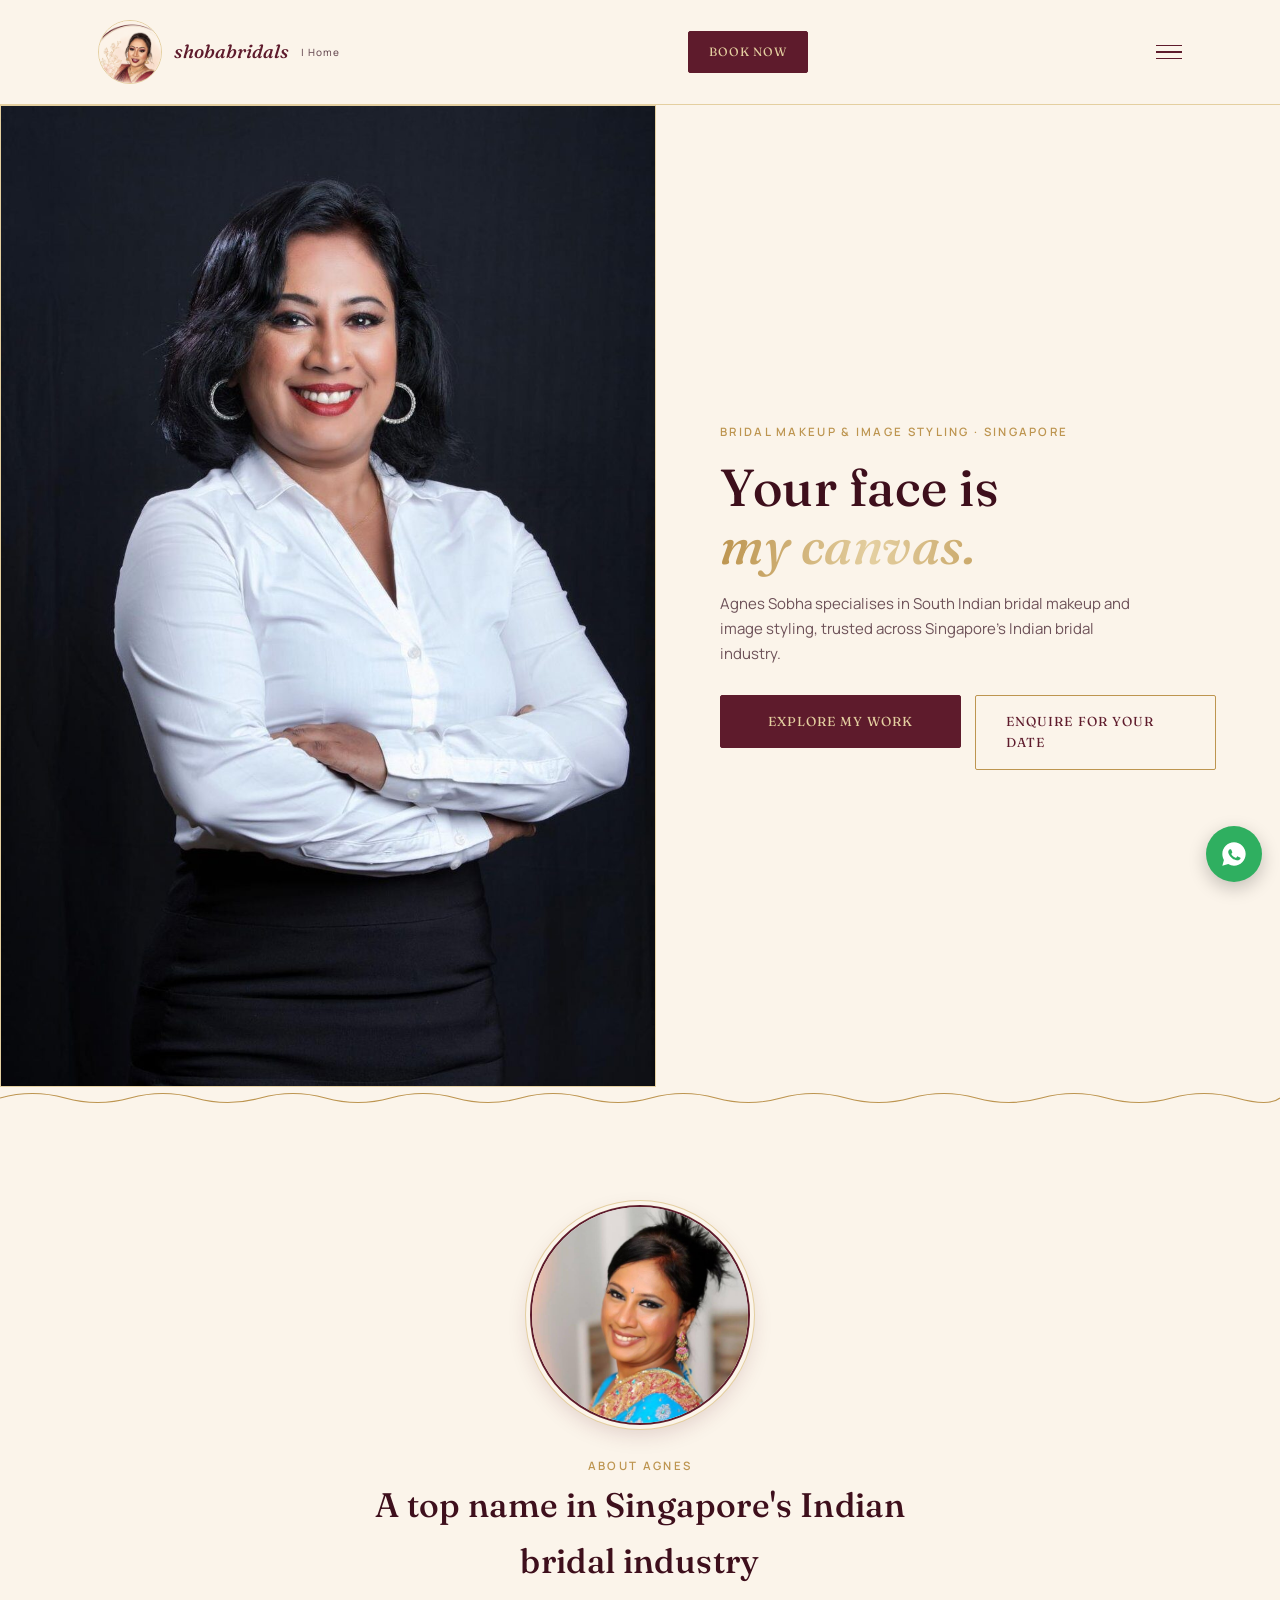
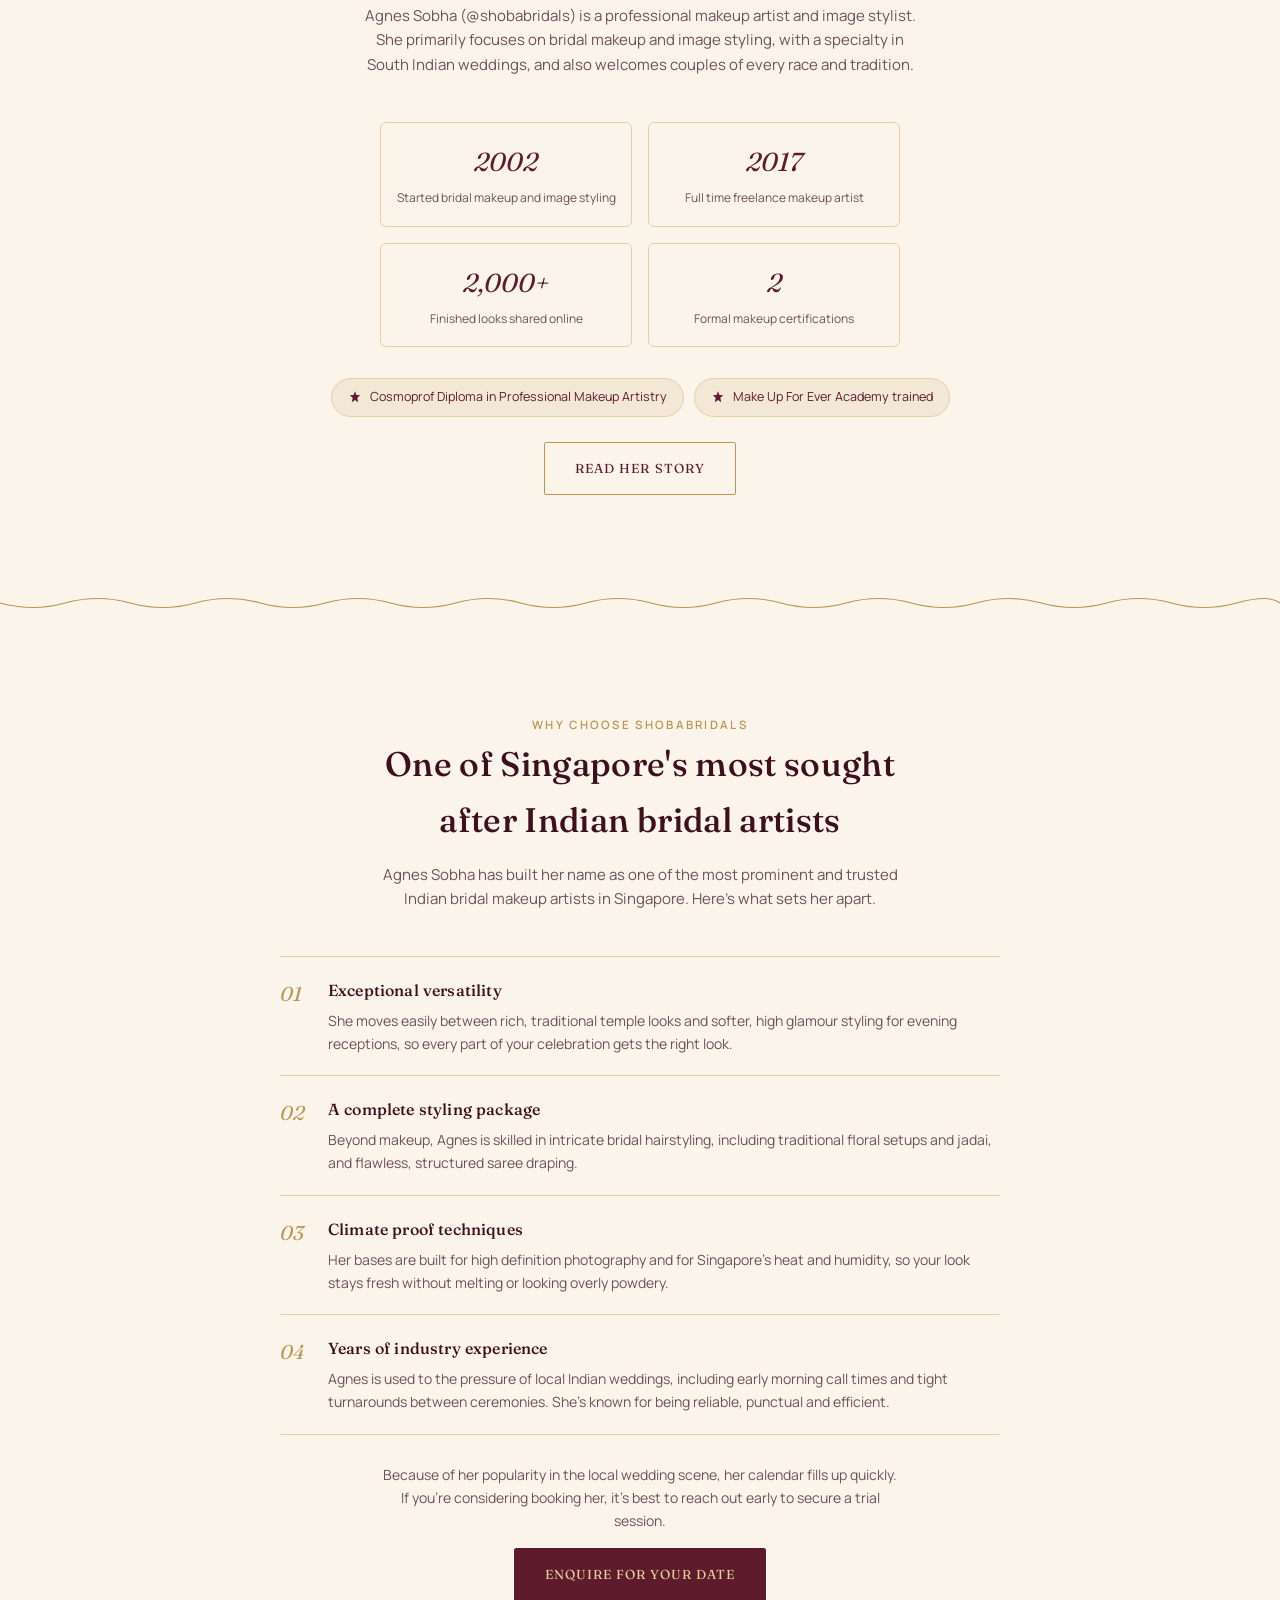
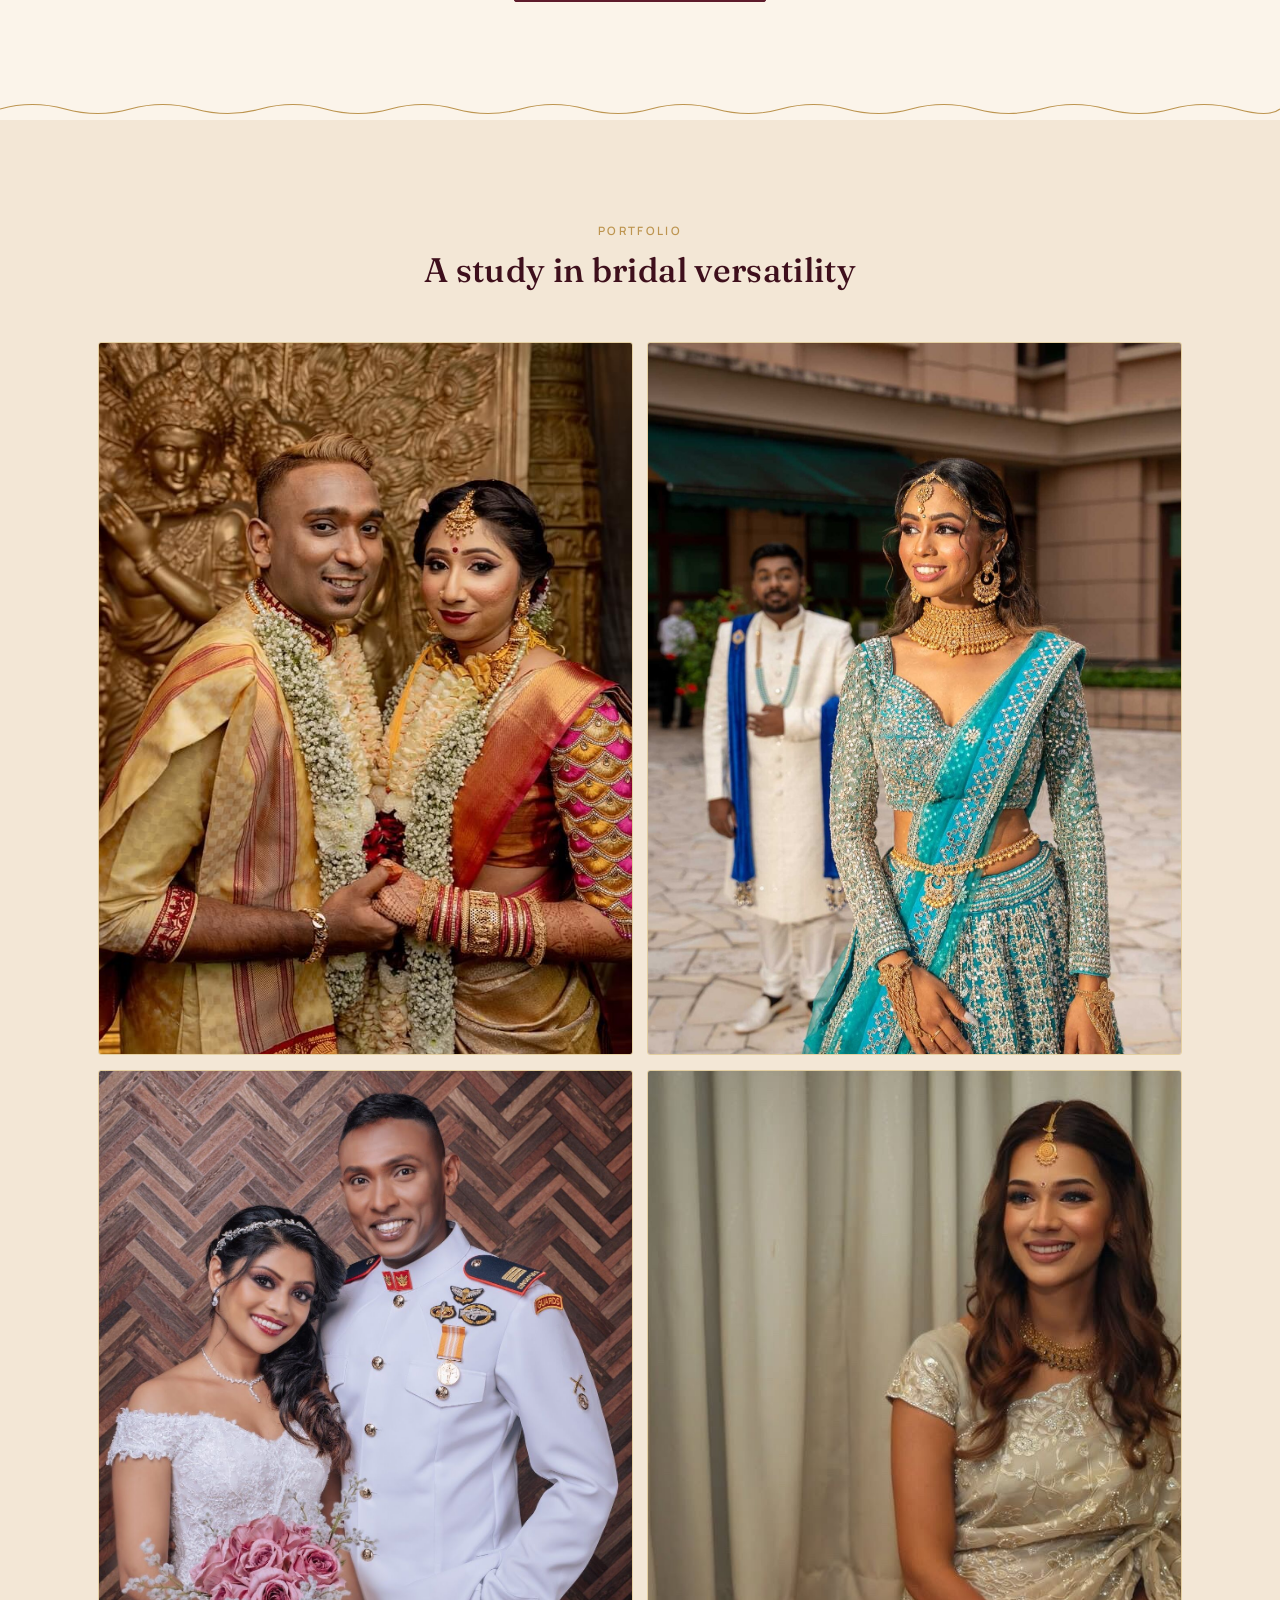
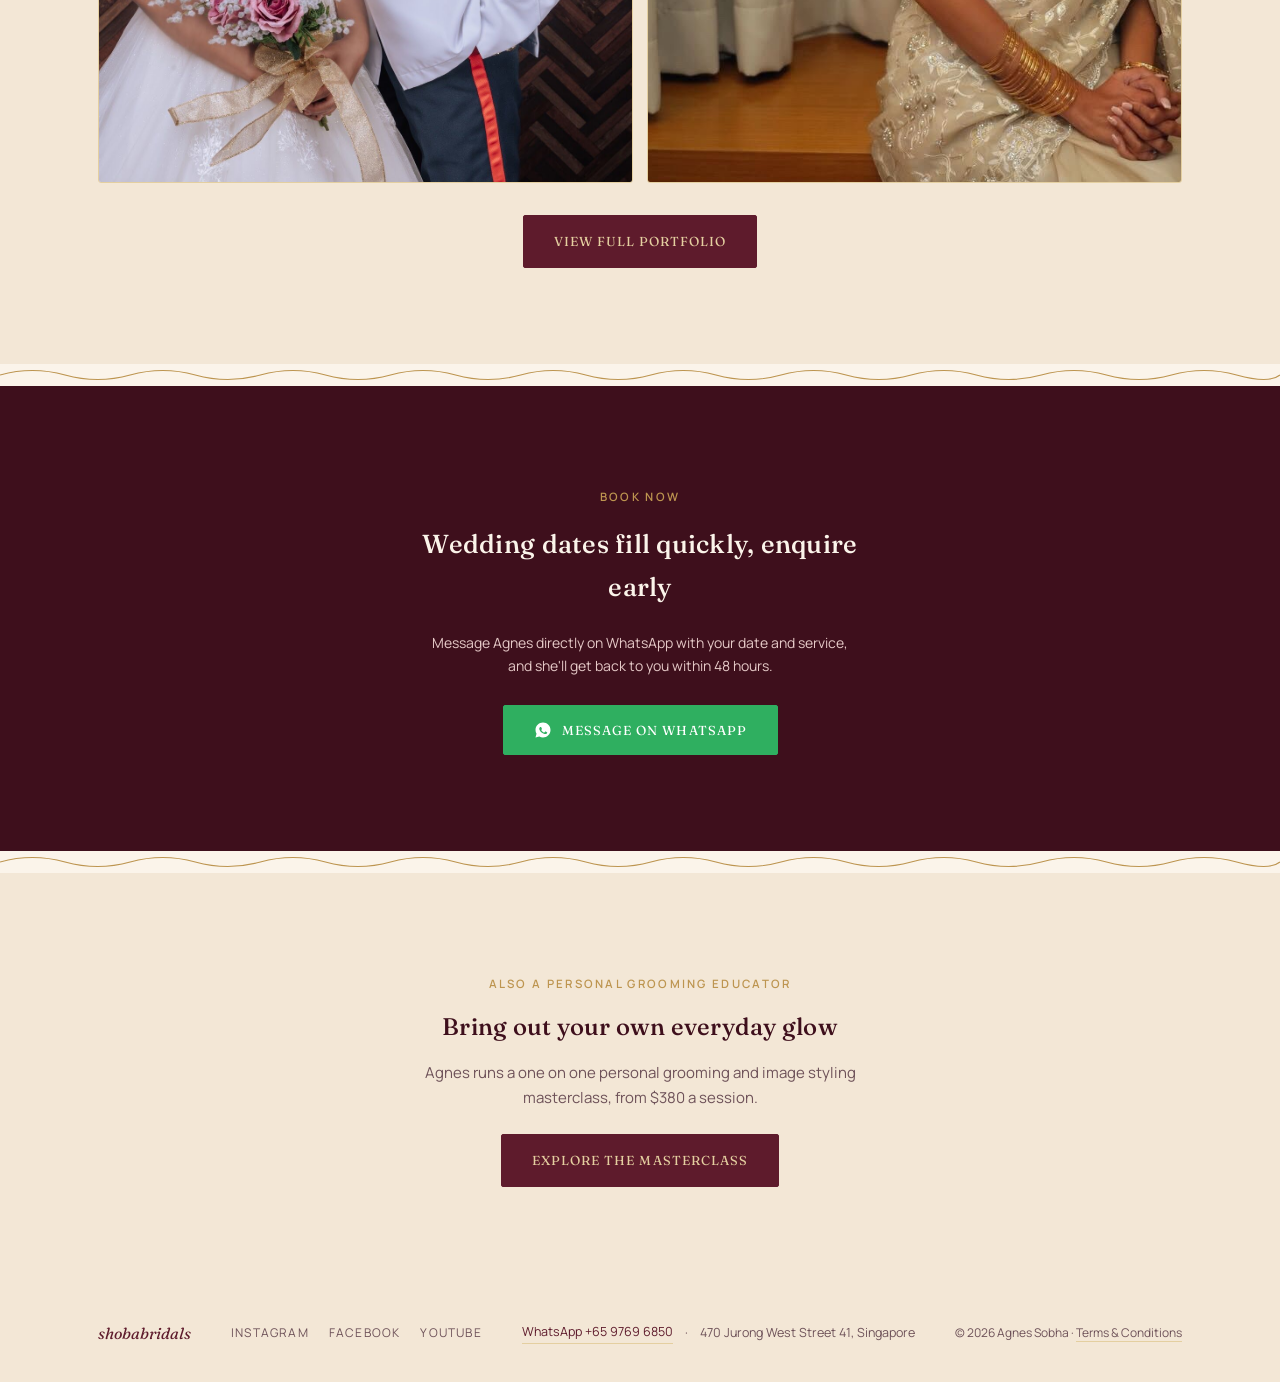
<file: index.html>
<!DOCTYPE html>
<html lang="en">
<head>
<meta charset="UTF-8">
<meta name="viewport" content="width=device-width, initial-scale=1.0">
<meta name="theme-color" content="#FBF4EA">
<link rel="preconnect" href="https://fonts.googleapis.com">
<link rel="preconnect" href="https://fonts.gstatic.com" crossorigin>
<link rel="icon" type="image/png" href="assets/img/favicon-32.png">
<link rel="apple-touch-icon" href="assets/img/favicon-180.png">
<title>shobabridals | Bridal Makeup &amp; Image Styling, Singapore</title>
<meta name="description" content="Bridal makeup and image styling in Singapore, specialising in South Indian weddings. By Agnes Sobha (@shobabridals).">
<meta property="og:type" content="website">
<meta property="og:site_name" content="shobabridals">
<meta property="og:title" content="shobabridals | Bridal Makeup &amp; Image Styling, Singapore">
<meta property="og:description" content="Bridal makeup and image styling in Singapore, specialising in South Indian weddings. By Agnes Sobha (@shobabridals).">
<meta property="og:locale" content="en_SG">
<meta name="twitter:card" content="summary">
<link rel="stylesheet" href="assets/css/style.css">
<script type="application/ld+json">
{
  "@context": "https://schema.org",
  "@type": "BeautySalon",
  "name": "shobabridals",
  "alternateName": "Agnes Sobha Bridal Makeup & Image Styling",
  "description": "Bridal makeup and image styling in Singapore, specialising in South Indian weddings. By Agnes Sobha (@shobabridals).",
  "founder": {
    "@type": "Person",
    "name": "Agnes Sobha"
  },
  "telephone": "+65 9769 6850",
  "address": {
    "@type": "PostalAddress",
    "streetAddress": "470 Jurong West Street 41",
    "addressLocality": "Singapore",
    "addressCountry": "SG"
  },
  "areaServed": "Singapore",
  "priceRange": "$320 - $1,400",
  "sameAs": [
    "https://www.instagram.com/shobabridals/",
    "https://www.facebook.com/100063456613580/",
    "https://www.youtube.com/@shobabridals8839"
  ]
}
</script>
</head>
<body>

<a class="skip-link" href="#main">Skip to content</a>

<header>
  <div class="nav">
    <a href="index.html" class="logo"><img src="assets/img/logo-mark.png" alt="shobabridals logo" class="logo-mark">shobabridals <span>| Home</span></a>
    <nav class="links">
      <ul>
        <li><a href="index.html" class="active" aria-current="page">Home</a></li>
        <li><a href="portfolio.html">Portfolio</a></li>
        <li><a href="services.html">Services</a></li>
        <li><a href="experience.html">The Experience</a></li>
        <li><a href="masterclass.html">Masterclass</a></li>
        <li><a href="faq.html">FAQ</a></li>
        <li><a href="terms.html">Terms</a></li>
        <li><a href="contact.html">Contact</a></li>
      </ul>
    </nav>
    <a href="contact.html" class="book-btn">Book Now</a>
    <button class="hamburger" aria-label="Open menu" aria-expanded="false" aria-controls="mobile-menu"><span></span><span></span><span></span></button>
  </div>
</header>

<div class="mobile-menu" id="mobile-menu">
  <a href="index.html" class="active" aria-current="page">Home</a>
  <a href="portfolio.html">Portfolio</a>
  <a href="services.html">Services</a>
  <a href="experience.html">The Experience</a>
  <a href="masterclass.html">Masterclass</a>
  <a href="faq.html">FAQ</a>
  <a href="terms.html">Terms</a>
  <a href="contact.html">Contact</a>
  <a href="contact.html" class="m-book">Book Now</a>
</div>

<main id="main">

<section style="padding:0;">
  <div class="hero-grid" style="display:grid; grid-template-columns:1fr; align-items:stretch;">
    <div class="frame reveal" style="border-radius:0; min-height:52vw; max-height:520px; overflow:hidden;">
      <img src="assets/img/agnes-at-work.jpg" alt="Agnes Sobha applying bridal makeup to a South Indian bride in full jewellery" style="width:100%; height:100%; object-fit:cover;">
    </div>
    <div style="padding:44px 20px 56px; text-align:center;">
      <span class="eyebrow reveal">Bridal makeup &amp; image styling &middot; Singapore</span>
      <h1 class="reveal reveal-d1" style="font-size:34px; line-height:1.12; margin-top:16px;">Your face is<br><span class="shimmer" style="font-style:italic;">my canvas.</span></h1>
      <p class="reveal reveal-d2" style="color:var(--ink-soft); max-width:420px; margin:18px auto 0; font-size:15px;">Agnes Sobha specialises in South Indian bridal makeup and image styling, trusted across Singapore's Indian bridal industry.</p>
      <div class="reveal reveal-d3" style="display:flex; flex-direction:column; gap:14px; margin-top:28px; align-items:center;">
        <a href="portfolio.html" class="btn btn-primary" style="width:100%; max-width:280px; justify-content:center;">Explore My Work</a>
        <a href="contact.html" class="btn btn-outline" style="width:100%; max-width:280px; justify-content:center;">Enquire For Your Date</a>
      </div>
    </div>
  </div>
</section>

<svg class="motif" viewBox="0 0 1180 22" preserveAspectRatio="none" aria-hidden="true"><path d="M0 11 Q 30 2, 60 11 T 120 11 T 180 11 T 240 11 T 300 11 T 360 11 T 420 11 T 480 11 T 540 11 T 600 11 T 660 11 T 720 11 T 780 11 T 840 11 T 900 11 T 960 11 T 1020 11 T 1080 11 T 1140 11 T 1180 11"/></svg>

<section>
  <div class="wrap">
    <div class="reveal" style="max-width:220px; margin:0 auto 26px;">
      <div class="frame" style="border-radius:50%; aspect-ratio:1/1; overflow:hidden; border:2px solid var(--burgundy); box-shadow:0 0 0 4px var(--cream), 0 0 0 5px var(--gold-light), 0 8px 22px rgba(94,27,44,0.18);">
        <img src="assets/img/agnes-portrait.jpg" alt="Portrait of Agnes Sobha, founder of shobabridals" style="width:100%; height:100%; object-fit:cover; object-position:top;">
      </div>
    </div>
    <div class="section-head reveal">
      <span class="eyebrow">About Agnes</span>
      <h2>A top name in Singapore's Indian bridal industry</h2>
      <p>Agnes Sobha (@shobabridals) is a professional makeup artist and image stylist. She primarily focuses on bridal makeup and image styling, with a specialty in South Indian weddings, and also welcomes couples of every race and tradition.</p>
    </div>

    <div class="reveal reveal-d1" style="display:grid; grid-template-columns:repeat(2,1fr); gap:16px; max-width:520px; margin:0 auto 30px;">
      <div style="text-align:center; padding:18px 8px; border:1px solid var(--gold-light); border-radius:6px;">
        <div style="font-family:'Fraunces',serif; font-style:italic; font-size:26px; color:var(--burgundy);">2002</div>
        <div style="font-size:12px; color:var(--ink-soft); margin-top:4px;">Started bridal makeup and image styling</div>
      </div>
      <div style="text-align:center; padding:18px 8px; border:1px solid var(--gold-light); border-radius:6px;">
        <div style="font-family:'Fraunces',serif; font-style:italic; font-size:26px; color:var(--burgundy);">2017</div>
        <div style="font-size:12px; color:var(--ink-soft); margin-top:4px;">Full time freelance makeup artist</div>
      </div>
      <div style="text-align:center; padding:18px 8px; border:1px solid var(--gold-light); border-radius:6px;">
        <div style="font-family:'Fraunces',serif; font-style:italic; font-size:26px; color:var(--burgundy);">2,000+</div>
        <div style="font-size:12px; color:var(--ink-soft); margin-top:4px;">Finished looks shared online</div>
      </div>
      <div style="text-align:center; padding:18px 8px; border:1px solid var(--gold-light); border-radius:6px;">
        <div style="font-family:'Fraunces',serif; font-style:italic; font-size:26px; color:var(--burgundy);">2</div>
        <div style="font-size:12px; color:var(--ink-soft); margin-top:4px;">Formal makeup certifications</div>
      </div>
    </div>

    <div class="reveal reveal-d1" style="display:flex; flex-wrap:wrap; gap:10px; justify-content:center; margin-bottom:26px;">
      <span class="cert-badge">
        <svg viewBox="0 0 24 24" fill="currentColor" aria-hidden="true"><path d="M12 2l2.4 6.6L21 9l-5 4.4L17.4 21 12 17.3 6.6 21 8 13.4 3 9l6.6-.4z"/></svg>
        Cosmoprof Diploma in Professional Makeup Artistry
      </span>
      <span class="cert-badge">
        <svg viewBox="0 0 24 24" fill="currentColor" aria-hidden="true"><path d="M12 2l2.4 6.6L21 9l-5 4.4L17.4 21 12 17.3 6.6 21 8 13.4 3 9l6.6-.4z"/></svg>
        Make Up For Ever Academy trained
      </span>
    </div>
    <div class="reveal reveal-d2" style="text-align:center;">
      <a href="experience.html" class="btn btn-outline">Read Her Story</a>
    </div>
  </div>
</section>

<svg class="motif" viewBox="0 0 1180 22" preserveAspectRatio="none" aria-hidden="true"><path d="M0 11 Q 30 20, 60 11 T 120 11 T 180 11 T 240 11 T 300 11 T 360 11 T 420 11 T 480 11 T 540 11 T 600 11 T 660 11 T 720 11 T 780 11 T 840 11 T 900 11 T 960 11 T 1020 11 T 1080 11 T 1140 11 T 1180 11"/></svg>

<section>
  <div class="wrap">
    <div class="section-head reveal">
      <span class="eyebrow">Why choose shobabridals</span>
      <h2>One of Singapore's most sought after Indian bridal artists</h2>
      <p>Agnes Sobha has built her name as one of the most prominent and trusted Indian bridal makeup artists in Singapore. Here's what sets her apart.</p>
    </div>
    <div style="display:grid; grid-template-columns:1fr; gap:0; max-width:720px; margin:0 auto;">
      <div class="reveal" style="display:flex; gap:18px; padding:20px 0; border-top:1px solid var(--gold-light);">
        <span style="font-family:'Fraunces',serif; font-style:italic; color:var(--gold); font-size:20px; min-width:30px;">01</span>
        <div><h3 style="font-size:16px;">Exceptional versatility</h3><p style="color:var(--ink-soft); font-size:14px; margin-top:6px;">She moves easily between rich, traditional temple looks and softer, high glamour styling for evening receptions, so every part of your celebration gets the right look.</p></div>
      </div>
      <div class="reveal reveal-d1" style="display:flex; gap:18px; padding:20px 0; border-top:1px solid var(--gold-light);">
        <span style="font-family:'Fraunces',serif; font-style:italic; color:var(--gold); font-size:20px; min-width:30px;">02</span>
        <div><h3 style="font-size:16px;">A complete styling package</h3><p style="color:var(--ink-soft); font-size:14px; margin-top:6px;">Beyond makeup, Agnes is skilled in intricate bridal hairstyling, including traditional floral setups and jadai, and flawless, structured saree draping.</p></div>
      </div>
      <div class="reveal reveal-d2" style="display:flex; gap:18px; padding:20px 0; border-top:1px solid var(--gold-light);">
        <span style="font-family:'Fraunces',serif; font-style:italic; color:var(--gold); font-size:20px; min-width:30px;">03</span>
        <div><h3 style="font-size:16px;">Climate proof techniques</h3><p style="color:var(--ink-soft); font-size:14px; margin-top:6px;">Her bases are built for high definition photography and for Singapore's heat and humidity, so your look stays fresh without melting or looking overly powdery.</p></div>
      </div>
      <div class="reveal reveal-d3" style="display:flex; gap:18px; padding:20px 0; border-top:1px solid var(--gold-light); border-bottom:1px solid var(--gold-light);">
        <span style="font-family:'Fraunces',serif; font-style:italic; color:var(--gold); font-size:20px; min-width:30px;">04</span>
        <div><h3 style="font-size:16px;">Years of industry experience</h3><p style="color:var(--ink-soft); font-size:14px; margin-top:6px;">Agnes is used to the pressure of local Indian weddings, including early morning call times and tight turnarounds between ceremonies. She's known for being reliable, punctual and efficient.</p></div>
      </div>
    </div>
    <div class="reveal" style="text-align:center; margin-top:28px; max-width:520px; margin-left:auto; margin-right:auto;">
      <p style="color:var(--ink-soft); font-size:14px;">Because of her popularity in the local wedding scene, her calendar fills up quickly. If you're considering booking her, it's best to reach out early to secure a trial session.</p>
      <a href="contact.html" class="btn btn-primary" style="margin-top:16px;">Enquire For Your Date</a>
    </div>
  </div>
</section>

<svg class="motif" viewBox="0 0 1180 22" preserveAspectRatio="none" aria-hidden="true"><path d="M0 11 Q 30 2, 60 11 T 120 11 T 180 11 T 240 11 T 300 11 T 360 11 T 420 11 T 480 11 T 540 11 T 600 11 T 660 11 T 720 11 T 780 11 T 840 11 T 900 11 T 960 11 T 1020 11 T 1080 11 T 1140 11 T 1180 11"/></svg>

<section style="background:var(--cream-deep);">
  <div class="wrap">
    <div class="section-head reveal">
      <span class="eyebrow">Portfolio</span>
      <h2>A study in bridal versatility</h2>
    </div>
    <div style="display:grid; grid-template-columns:repeat(2,1fr); gap:14px;">
      <a href="portfolio.html#south-indian" class="frame reveal" style="aspect-ratio:3/4;">
        <img loading="lazy" decoding="async" src="assets/img/portfolio/south-indian-1.jpg" alt="South Indian temple bridal portfolio placeholder" style="width:100%; height:100%; object-fit:cover;">
      </a>
      <a href="portfolio.html#north-indian" class="frame reveal reveal-d1" style="aspect-ratio:3/4;">
        <img loading="lazy" decoding="async" src="assets/img/portfolio/north-indian-1.jpg" alt="North Indian Moghul theme bridal portfolio placeholder" style="width:100%; height:100%; object-fit:cover;">
      </a>
      <a href="portfolio.html#church" class="frame reveal reveal-d2" style="aspect-ratio:3/4;">
        <img loading="lazy" decoding="async" src="assets/img/portfolio/church-5.jpg" alt="Church wedding bridal portfolio placeholder" style="width:100%; height:100%; object-fit:cover;">
      </a>
      <a href="portfolio.html#reception" class="frame reveal reveal-d3" style="aspect-ratio:3/4;">
        <img loading="lazy" decoding="async" src="assets/img/portfolio/reception-5.jpg" alt="Reception bridal portfolio placeholder" style="width:100%; height:100%; object-fit:cover;">
      </a>
    </div>
    <div class="reveal" style="text-align:center; margin-top:32px;">
      <a href="portfolio.html" class="btn btn-primary">View Full Portfolio</a>
    </div>
  </div>
</section>

<svg class="motif" viewBox="0 0 1180 22" preserveAspectRatio="none" aria-hidden="true"><path d="M0 11 Q 30 2, 60 11 T 120 11 T 180 11 T 240 11 T 300 11 T 360 11 T 420 11 T 480 11 T 540 11 T 600 11 T 660 11 T 720 11 T 780 11 T 840 11 T 900 11 T 960 11 T 1020 11 T 1080 11 T 1140 11 T 1180 11"/></svg>

<section style="background:var(--burgundy-deep); color:var(--cream); text-align:center;">
  <div class="wrap">
    <span class="eyebrow reveal" style="color:var(--gold);">Book Now</span>
    <h2 class="reveal reveal-d1" style="color:var(--cream); font-size:26px; max-width:480px; margin:14px auto 22px;">Wedding dates fill quickly, enquire early</h2>
    <p class="reveal reveal-d2" style="color:#E5C9C7; max-width:420px; margin:0 auto 28px; font-size:14px;">Message Agnes directly on WhatsApp with your date and service, and she'll get back to you within 48 hours.</p>
    <button class="btn btn-whatsapp glow-cta reveal reveal-d3" data-quick-whatsapp data-service="a bridal booking">
      <svg width="18" height="18" viewBox="0 0 24 24" fill="currentColor" aria-hidden="true"><path d="M12 2C6.48 2 2 6.48 2 12c0 1.85.5 3.58 1.36 5.07L2 22l5.06-1.33A9.94 9.94 0 0012 22c5.52 0 10-4.48 10-10S17.52 2 12 2zm5.2 14.2c-.22.62-1.28 1.2-1.77 1.24-.47.04-.9.22-3.02-.63-2.56-1.02-4.2-3.64-4.33-3.81-.13-.17-1.03-1.37-1.03-2.62s.65-1.86.88-2.11c.23-.25.5-.31.67-.31.17 0 .34 0 .49.01.16.01.37-.06.58.44.22.52.75 1.8.82 1.93.07.13.11.28.02.45-.09.17-.14.28-.27.43-.13.15-.28.34-.4.46-.13.13-.27.27-.12.53.15.26.68 1.12 1.46 1.81 1 .89 1.85 1.17 2.11 1.3.26.13.41.11.56-.07.15-.18.65-.76.83-1.02.18-.26.35-.22.59-.13.24.09 1.53.72 1.79.85.26.13.43.19.5.3.06.11.06.62-.16 1.24z"/></svg>
      Message on WhatsApp
    </button>
  </div>
</section>

<svg class="motif" viewBox="0 0 1180 22" preserveAspectRatio="none" aria-hidden="true"><path d="M0 11 Q 30 2, 60 11 T 120 11 T 180 11 T 240 11 T 300 11 T 360 11 T 420 11 T 480 11 T 540 11 T 600 11 T 660 11 T 720 11 T 780 11 T 840 11 T 900 11 T 960 11 T 1020 11 T 1080 11 T 1140 11 T 1180 11"/></svg>

<section style="background:var(--cream-deep);">
  <div class="wrap" style="text-align:center;">
    <span class="eyebrow reveal">Also a personal grooming educator</span>
    <h2 class="reveal reveal-d1" style="font-size:24px; margin-top:12px; max-width:480px; margin-left:auto; margin-right:auto;">Bring out your own everyday glow</h2>
    <p class="reveal reveal-d2" style="color:var(--ink-soft); max-width:440px; margin:14px auto 0; font-size:15px;">Agnes runs a one on one personal grooming and image styling masterclass, from $380 a session.</p>
    <a href="masterclass.html" class="btn btn-primary reveal reveal-d3" style="margin-top:24px;">Explore the Masterclass</a>
  </div>
</section>

</main>

<footer>
  <div class="wrap">
    <div class="flogo">shobabridals</div>
    <div class="socials">
      <a href="https://www.instagram.com/shobabridals/" target="_blank" rel="noopener">Instagram</a>
      <a href="https://www.facebook.com/100063456613580/mentions/" target="_blank" rel="noopener">Facebook</a>
      <a href="https://www.youtube.com/@shobabridals8839" target="_blank" rel="noopener">YouTube</a>
    </div>
    <div class="fcontact"><a href="https://wa.me/6597696850" target="_blank" rel="noopener">WhatsApp +65 9769 6850</a><span aria-hidden="true">&middot;</span><span>470 Jurong West Street 41, Singapore</span></div>
    <div class="copy">&copy; 2026 Agnes Sobha &middot; <a href="terms.html" style="border-bottom:1px solid var(--gold-light);">Terms &amp; Conditions</a></div>
  </div>
</footer>

<a class="wa-float" href="https://wa.me/6597696850?text=Hi%20Agnes%2C%20I%27d%20like%20to%20enquire%20about%20a%20booking." target="_blank" rel="noopener" aria-label="Message on WhatsApp">
  <svg viewBox="0 0 24 24" fill="currentColor" aria-hidden="true"><path d="M12 2C6.48 2 2 6.48 2 12c0 1.85.5 3.58 1.36 5.07L2 22l5.06-1.33A9.94 9.94 0 0012 22c5.52 0 10-4.48 10-10S17.52 2 12 2zm5.2 14.2c-.22.62-1.28 1.2-1.77 1.24-.47.04-.9.22-3.02-.63-2.56-1.02-4.2-3.64-4.33-3.81-.13-.17-1.03-1.37-1.03-2.62s.65-1.86.88-2.11c.23-.25.5-.31.67-.31.17 0 .34 0 .49.01.16.01.37-.06.58.44.22.52.75 1.8.82 1.93.07.13.11.28.02.45-.09.17-.14.28-.27.43-.13.15-.28.34-.4.46-.13.13-.27.27-.12.53.15.26.68 1.12 1.46 1.81 1 .89 1.85 1.17 2.11 1.3.26.13.41.11.56-.07.15-.18.65-.76.83-1.02.18-.26.35-.22.59-.13.24.09 1.53.72 1.79.85.26.13.43.19.5.3.06.11.06.62-.16 1.24z"/></svg>
</a>

<script src="assets/js/main.js"></script>
</body>
</html>
</file>
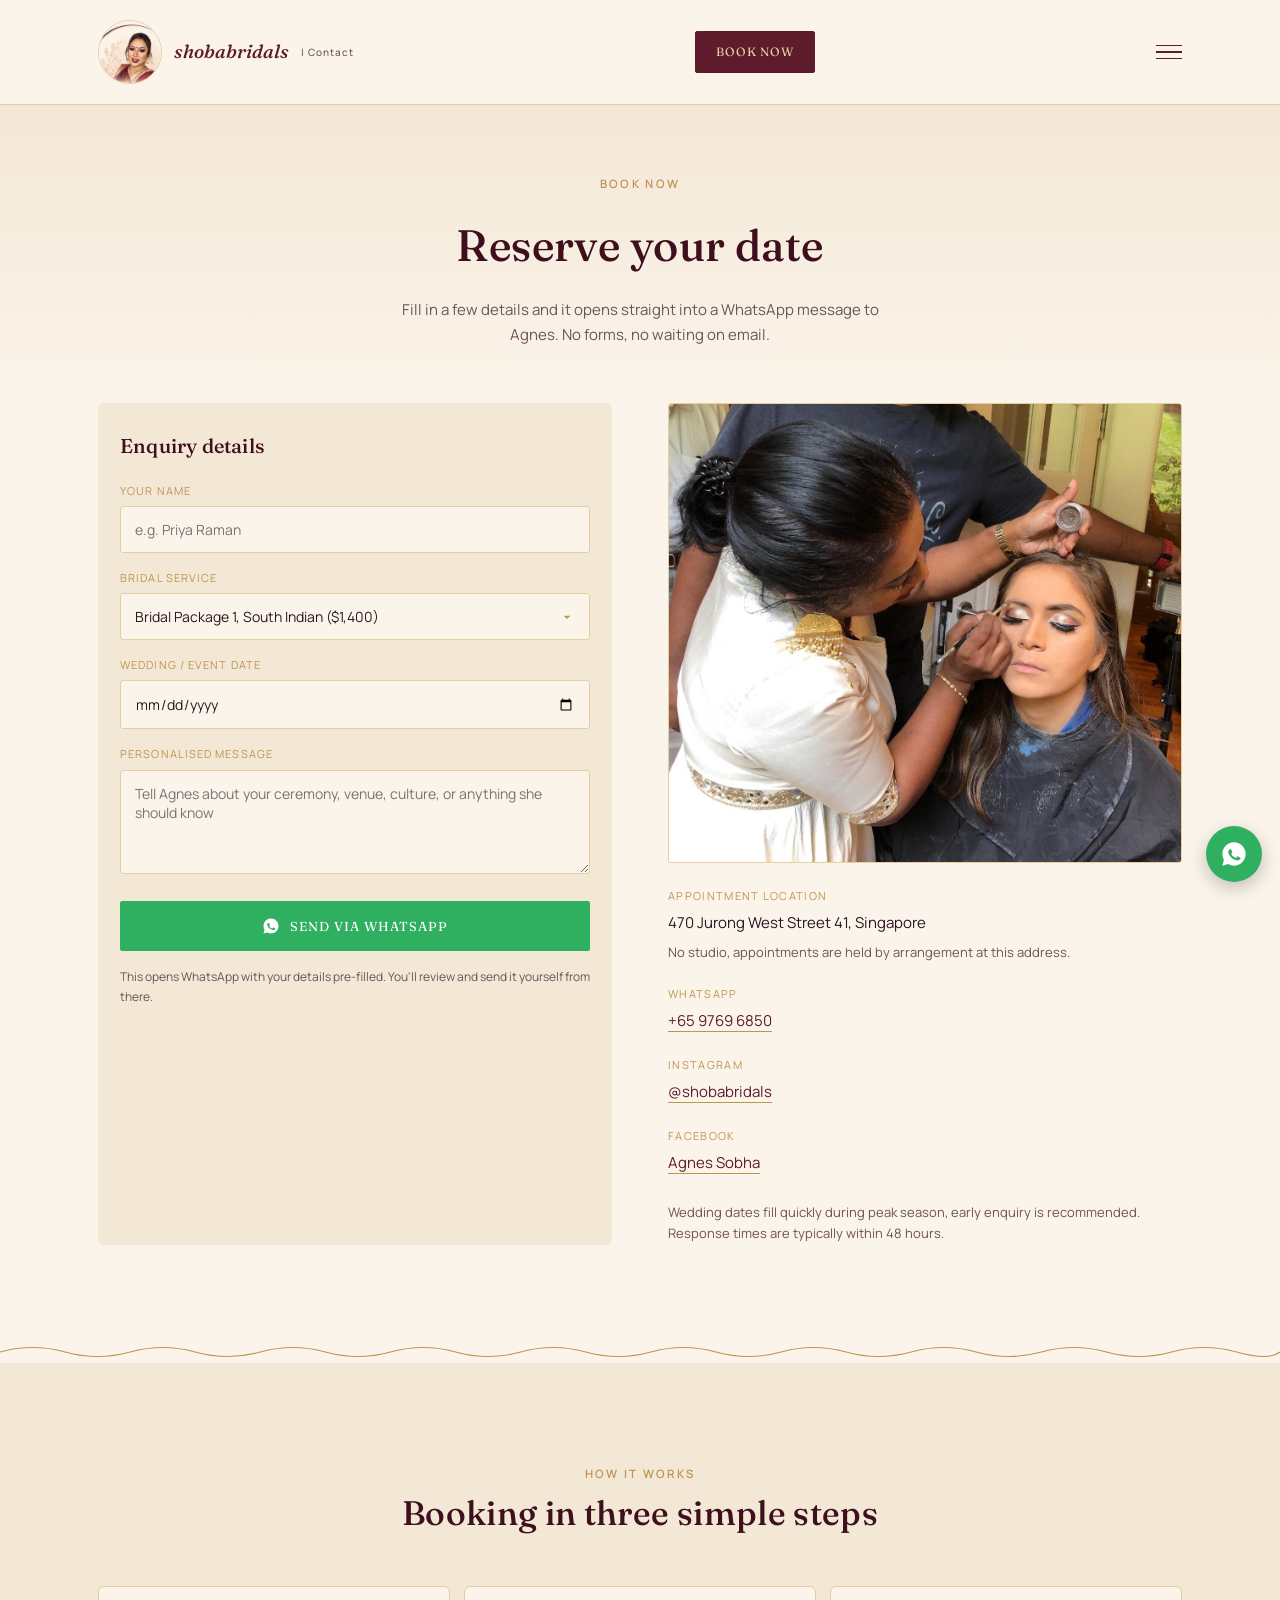
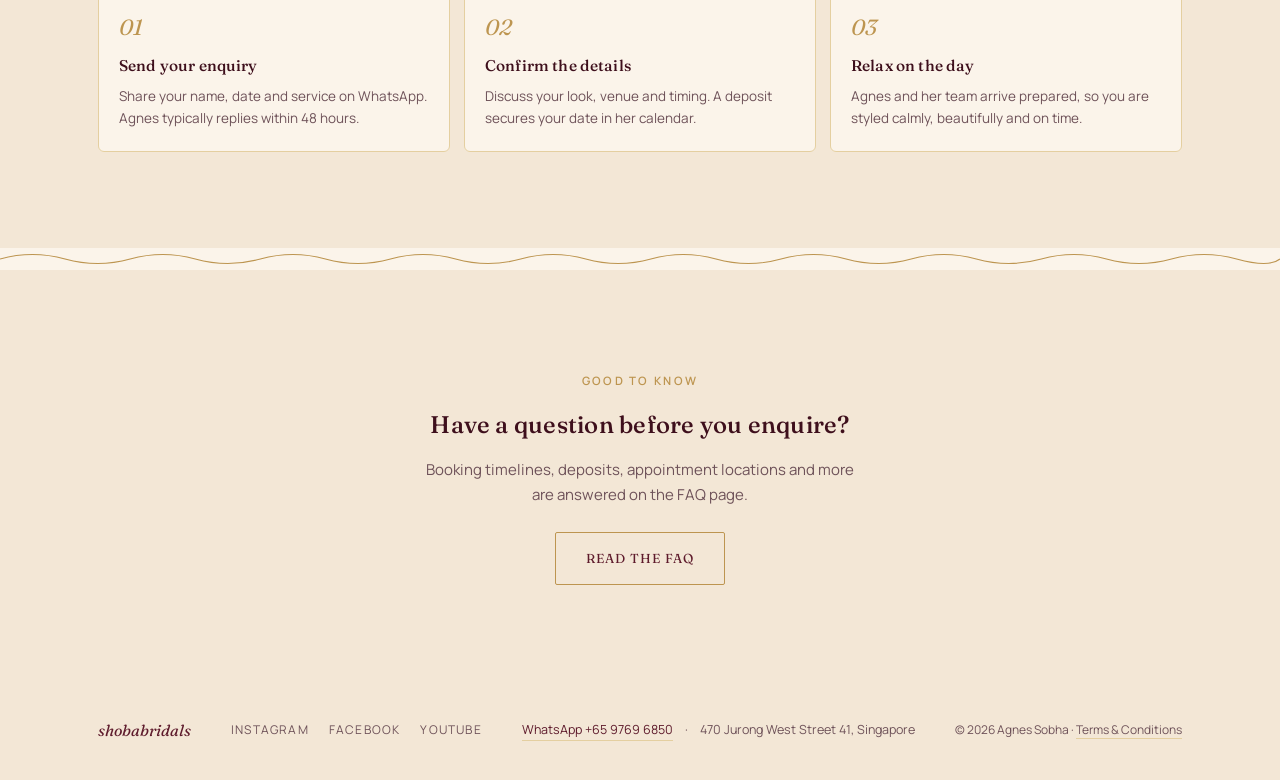
<file: contact.html>
<!DOCTYPE html>
<html lang="en">
<head>
<meta charset="UTF-8">
<meta name="viewport" content="width=device-width, initial-scale=1.0">
<meta name="theme-color" content="#FBF4EA">
<link rel="preconnect" href="https://fonts.googleapis.com">
<link rel="preconnect" href="https://fonts.gstatic.com" crossorigin>
<link rel="icon" type="image/png" href="assets/img/favicon-32.png">
<link rel="apple-touch-icon" href="assets/img/favicon-180.png">
<title>Book Now | Agnes Sobha</title>
<meta name="description" content="Book Agnes Sobha (@shobabridals) for bridal makeup and image styling in Singapore. Appointments by arrangement at 470 Jurong West Street 41. Message directly on WhatsApp.">
<meta property="og:type" content="website">
<meta property="og:site_name" content="shobabridals">
<meta property="og:title" content="Book Now | Agnes Sobha">
<meta property="og:description" content="Book Agnes Sobha (@shobabridals) for bridal makeup and image styling in Singapore. Appointments by arrangement at 470 Jurong West Street 41. Message directly on WhatsApp.">
<meta property="og:locale" content="en_SG">
<meta name="twitter:card" content="summary">
<link rel="stylesheet" href="assets/css/style.css">
</head>
<body>

<a class="skip-link" href="#main">Skip to content</a>

<header>
  <div class="nav">
    <a href="index.html" class="logo"><img src="assets/img/logo-mark.png" alt="shobabridals logo" class="logo-mark">shobabridals <span>| Contact</span></a>
    <nav class="links">
      <ul>
        <li><a href="index.html">Home</a></li>
        <li><a href="portfolio.html">Portfolio</a></li>
        <li><a href="services.html">Services</a></li>
        <li><a href="experience.html">The Experience</a></li>
        <li><a href="masterclass.html">Masterclass</a></li>
        <li><a href="faq.html">FAQ</a></li>
        <li><a href="terms.html">Terms</a></li>
        <li><a href="contact.html" class="active" aria-current="page">Contact</a></li>
      </ul>
    </nav>
    <a href="contact.html" class="book-btn">Book Now</a>
    <button class="hamburger" aria-label="Open menu" aria-expanded="false" aria-controls="mobile-menu"><span></span><span></span><span></span></button>
  </div>
</header>

<div class="mobile-menu" id="mobile-menu">
  <a href="index.html">Home</a>
  <a href="portfolio.html">Portfolio</a>
  <a href="services.html">Services</a>
  <a href="experience.html">The Experience</a>
  <a href="masterclass.html">Masterclass</a>
  <a href="faq.html">FAQ</a>
  <a href="terms.html">Terms</a>
  <a href="contact.html" class="active" aria-current="page">Contact</a>
  <a href="contact.html" class="m-book">Book Now</a>
</div>

<main id="main">

<div class="page-hero">
  <div class="wrap">
    <span class="eyebrow reveal">Book Now</span>
    <h1 class="reveal reveal-d1">Reserve your date</h1>
    <p class="reveal reveal-d2">Fill in a few details and it opens straight into a WhatsApp message to Agnes. No forms, no waiting on email.</p>
  </div>
</div>

<section style="padding-top:8px;">
  <div class="wrap split" style="display:grid; grid-template-columns:1fr; gap:36px;">

    <div class="reveal" style="background:var(--cream-deep); border-radius:6px; padding:26px 22px;">
      <h2 style="font-size:20px; margin-bottom:20px;">Enquiry details</h2>
      <form id="booking-form" style="display:flex; flex-direction:column; gap:16px;">
        <div>
          <label style="font-size:11px; letter-spacing:0.1em; text-transform:uppercase; color:var(--gold); display:block; margin-bottom:6px;" for="f-name">Your name</label>
          <input type="text" name="name" id="f-name" placeholder="e.g. Priya Raman" autocomplete="name" autocapitalize="words" required
            style="width:100%; background:var(--cream); border:1px solid var(--gold-light); border-radius:3px; padding:13px 14px; font-family:'Manrope',sans-serif; font-size:14px; color:var(--ink);">
        </div>
        <div>
          <label style="font-size:11px; letter-spacing:0.1em; text-transform:uppercase; color:var(--gold); display:block; margin-bottom:6px;" for="f-service">Bridal service</label>
          <select name="service" id="f-service"
            style="width:100%; background:var(--cream) url('data:image/svg+xml;utf8,<svg xmlns=%22http://www.w3.org/2000/svg%22 viewBox=%220 0 24 24%22 fill=%22%23BD9550%22><path d=%22M7 10l5 5 5-5z%22/></svg>') no-repeat right 14px center/16px; background-size:16px; border:1px solid var(--gold-light); border-radius:3px; padding:13px 40px 13px 14px; font-family:'Manrope',sans-serif; font-size:14px; color:var(--ink);">
            <option value="Bridal Package 1, South Indian temple theme ($1,400)">Bridal Package 1, South Indian ($1,400)</option>
            <option value="Bridal Package 2, North Indian Moghul theme ($1,250)">Bridal Package 2, North Indian ($1,250)</option>
            <option value="Bridal Package 3, Church Wedding Christian theme ($1,200)">Bridal Package 3, Church Wedding ($1,200)</option>
            <option value="Reception Package ($950)">Reception Package ($950)</option>
            <option value="Engagement Package, 2 outfits ($780)">Engagement Package ($780)</option>
            <option value="ROM Package ($580)">ROM Package ($580)</option>
            <option value="Bangle Ceremony Package ($420)">Bangle Ceremony Package ($420)</option>
            <option value="Valaikappu Ceremony Package ($420)">Valaikappu Ceremony Package ($420)</option>
            <option value="Personal Makeover ($320)">Personal Makeover ($320)</option>
            <option value="Saree Tying or Outfit Dressing">Saree Tying or Outfit Dressing</option>
            <option value="Groom Makeup">Groom Makeup</option>
            <option value="Pre-Wedding Photoshoot">Pre-Wedding Photoshoot</option>
            <option value="Not sure yet">Not sure yet, I'd like to discuss</option>
          </select>
        </div>
        <div>
          <label style="font-size:11px; letter-spacing:0.1em; text-transform:uppercase; color:var(--gold); display:block; margin-bottom:6px;" for="f-date">Wedding / event date</label>
          <input type="date" name="date" id="f-date"
            style="width:100%; background:var(--cream); border:1px solid var(--gold-light); border-radius:3px; padding:13px 14px; font-family:'Manrope',sans-serif; font-size:14px; color:var(--ink);">
        </div>
        <div>
          <label style="font-size:11px; letter-spacing:0.1em; text-transform:uppercase; color:var(--gold); display:block; margin-bottom:6px;" for="f-message">Personalised message</label>
          <textarea name="message" id="f-message" rows="4" placeholder="Tell Agnes about your ceremony, venue, culture, or anything she should know"
            style="width:100%; background:var(--cream); border:1px solid var(--gold-light); border-radius:3px; padding:13px 14px; font-family:'Manrope',sans-serif; font-size:14px; color:var(--ink); resize:vertical;"></textarea>
        </div>
        <button type="submit" class="btn btn-whatsapp" style="margin-top:4px; justify-content:center;">
          <svg width="18" height="18" viewBox="0 0 24 24" fill="currentColor" aria-hidden="true"><path d="M12 2C6.48 2 2 6.48 2 12c0 1.85.5 3.58 1.36 5.07L2 22l5.06-1.33A9.94 9.94 0 0012 22c5.52 0 10-4.48 10-10S17.52 2 12 2zm5.2 14.2c-.22.62-1.28 1.2-1.77 1.24-.47.04-.9.22-3.02-.63-2.56-1.02-4.2-3.64-4.33-3.81-.13-.17-1.03-1.37-1.03-2.62s.65-1.86.88-2.11c.23-.25.5-.31.67-.31.17 0 .34 0 .49.01.16.01.37-.06.58.44.22.52.75 1.8.82 1.93.07.13.11.28.02.45-.09.17-.14.28-.27.43-.13.15-.28.34-.4.46-.13.13-.27.27-.12.53.15.26.68 1.12 1.46 1.81 1 .89 1.85 1.17 2.11 1.3.26.13.41.11.56-.07.15-.18.65-.76.83-1.02.18-.26.35-.22.59-.13.24.09 1.53.72 1.79.85.26.13.43.19.5.3.06.11.06.62-.16 1.24z"/></svg>
          Send via WhatsApp
        </button>
        <p style="font-size:12px; color:var(--ink-soft);">This opens WhatsApp with your details pre-filled. You'll review and send it yourself from there.</p>
      </form>
    </div>

    <div class="reveal reveal-d1">
      <div class="frame" style="aspect-ratio:16/9; margin-bottom:24px;">
        <img loading="lazy" decoding="async" src="assets/img/contact-hero.jpg" alt="Booking page placeholder illustration" style="width:100%; height:100%; object-fit:cover;">
      </div>
      <div style="margin-bottom:22px;">
        <span style="font-size:11px; letter-spacing:0.12em; text-transform:uppercase; color:var(--gold); display:block; margin-bottom:4px;">Appointment location</span>
        <span style="font-size:15px;">470 Jurong West Street 41, Singapore</span>
        <p style="font-size:13px; color:var(--ink-soft); margin-top:6px;">No studio, appointments are held by arrangement at this address.</p>
      </div>
      <div style="margin-bottom:22px;">
        <span style="font-size:11px; letter-spacing:0.12em; text-transform:uppercase; color:var(--gold); display:block; margin-bottom:4px;">WhatsApp</span>
        <a href="https://wa.me/6597696850" target="_blank" rel="noopener" style="font-size:15px; color:var(--burgundy); border-bottom:1px solid var(--gold);">+65 9769 6850</a>
      </div>
      <div style="margin-bottom:22px;">
        <span style="font-size:11px; letter-spacing:0.12em; text-transform:uppercase; color:var(--gold); display:block; margin-bottom:4px;">Instagram</span>
        <a href="https://www.instagram.com/shobabridals/" target="_blank" rel="noopener" style="font-size:15px; color:var(--burgundy); border-bottom:1px solid var(--gold);">@shobabridals</a>
      </div>
      <div style="margin-bottom:22px;">
        <span style="font-size:11px; letter-spacing:0.12em; text-transform:uppercase; color:var(--gold); display:block; margin-bottom:4px;">Facebook</span>
        <a href="https://www.facebook.com/100063456613580/mentions/" target="_blank" rel="noopener" style="font-size:15px; color:var(--burgundy); border-bottom:1px solid var(--gold);">Agnes Sobha</a>
      </div>
      <p style="font-size:13px; color:var(--ink-soft); margin-top:26px;">Wedding dates fill quickly during peak season, early enquiry is recommended. Response times are typically within 48 hours.</p>
    </div>

  </div>
</section>

<svg class="motif" viewBox="0 0 1180 22" preserveAspectRatio="none" aria-hidden="true"><path d="M0 11 Q 30 2, 60 11 T 120 11 T 180 11 T 240 11 T 300 11 T 360 11 T 420 11 T 480 11 T 540 11 T 600 11 T 660 11 T 720 11 T 780 11 T 840 11 T 900 11 T 960 11 T 1020 11 T 1080 11 T 1140 11 T 1180 11"/></svg>

<section style="background:var(--cream-deep);">
  <div class="wrap">
    <div class="section-head reveal">
      <span class="eyebrow">How it works</span>
      <h2>Booking in three simple steps</h2>
    </div>
    <div class="steps">
      <div class="step reveal"><span class="n">01</span><h3>Send your enquiry</h3><p>Share your name, date and service on WhatsApp. Agnes typically replies within 48 hours.</p></div>
      <div class="step reveal reveal-d1"><span class="n">02</span><h3>Confirm the details</h3><p>Discuss your look, venue and timing. A deposit secures your date in her calendar.</p></div>
      <div class="step reveal reveal-d2"><span class="n">03</span><h3>Relax on the day</h3><p>Agnes and her team arrive prepared, so you are styled calmly, beautifully and on time.</p></div>
    </div>
  </div>
</section>

<svg class="motif" viewBox="0 0 1180 22" preserveAspectRatio="none" aria-hidden="true"><path d="M0 11 Q 30 2, 60 11 T 120 11 T 180 11 T 240 11 T 300 11 T 360 11 T 420 11 T 480 11 T 540 11 T 600 11 T 660 11 T 720 11 T 780 11 T 840 11 T 900 11 T 960 11 T 1020 11 T 1080 11 T 1140 11 T 1180 11"/></svg>

<section style="background:var(--cream-deep);">
  <div class="wrap" style="text-align:center;">
    <span class="eyebrow reveal">Good to know</span>
    <h2 class="reveal reveal-d1" style="font-size:24px; margin-top:12px;">Have a question before you enquire?</h2>
    <p class="reveal reveal-d2" style="color:var(--ink-soft); max-width:440px; margin:14px auto 0; font-size:15px;">Booking timelines, deposits, appointment locations and more are answered on the FAQ page.</p>
    <a href="faq.html" class="btn btn-outline reveal reveal-d3" style="margin-top:24px;">Read the FAQ</a>
  </div>
</section>

</main>

<footer>
  <div class="wrap">
    <div class="flogo">shobabridals</div>
    <div class="socials">
      <a href="https://www.instagram.com/shobabridals/" target="_blank" rel="noopener">Instagram</a>
      <a href="https://www.facebook.com/100063456613580/mentions/" target="_blank" rel="noopener">Facebook</a>
      <a href="https://www.youtube.com/@shobabridals8839" target="_blank" rel="noopener">YouTube</a>
    </div>
    <div class="fcontact"><a href="https://wa.me/6597696850" target="_blank" rel="noopener">WhatsApp +65 9769 6850</a><span aria-hidden="true">&middot;</span><span>470 Jurong West Street 41, Singapore</span></div>
    <div class="copy">&copy; 2026 Agnes Sobha &middot; <a href="terms.html" style="border-bottom:1px solid var(--gold-light);">Terms &amp; Conditions</a></div>
  </div>
</footer>

<a class="wa-float" href="https://wa.me/6597696850?text=Hi%20Agnes%2C%20I%27d%20like%20to%20enquire%20about%20a%20booking." target="_blank" rel="noopener" aria-label="Message on WhatsApp">
  <svg viewBox="0 0 24 24" fill="currentColor" aria-hidden="true"><path d="M12 2C6.48 2 2 6.48 2 12c0 1.85.5 3.58 1.36 5.07L2 22l5.06-1.33A9.94 9.94 0 0012 22c5.52 0 10-4.48 10-10S17.52 2 12 2zm5.2 14.2c-.22.62-1.28 1.2-1.77 1.24-.47.04-.9.22-3.02-.63-2.56-1.02-4.2-3.64-4.33-3.81-.13-.17-1.03-1.37-1.03-2.62s.65-1.86.88-2.11c.23-.25.5-.31.67-.31.17 0 .34 0 .49.01.16.01.37-.06.58.44.22.52.75 1.8.82 1.93.07.13.11.28.02.45-.09.17-.14.28-.27.43-.13.15-.28.34-.4.46-.13.13-.27.27-.12.53.15.26.68 1.12 1.46 1.81 1 .89 1.85 1.17 2.11 1.3.26.13.41.11.56-.07.15-.18.65-.76.83-1.02.18-.26.35-.22.59-.13.24.09 1.53.72 1.79.85.26.13.43.19.5.3.06.11.06.62-.16 1.24z"/></svg>
</a>

<script src="assets/js/main.js"></script>
</body>
</html>
</file>
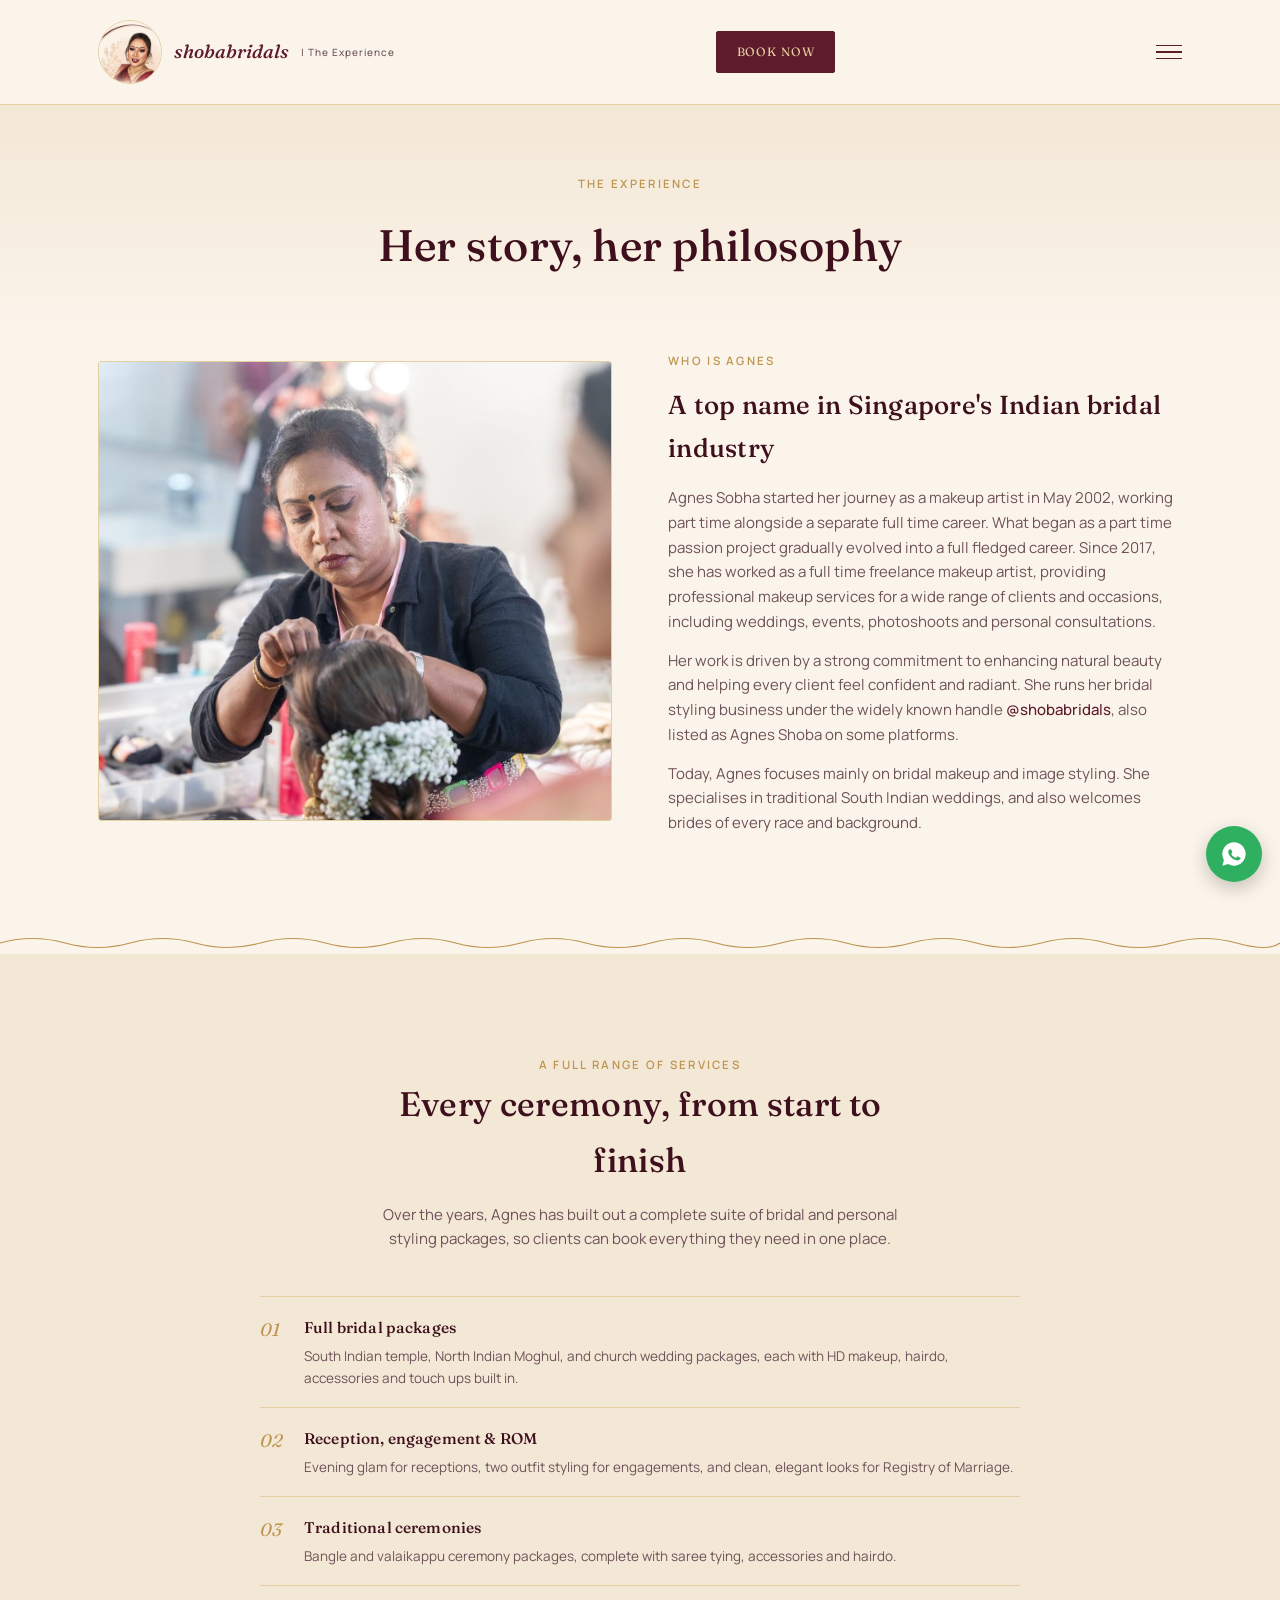
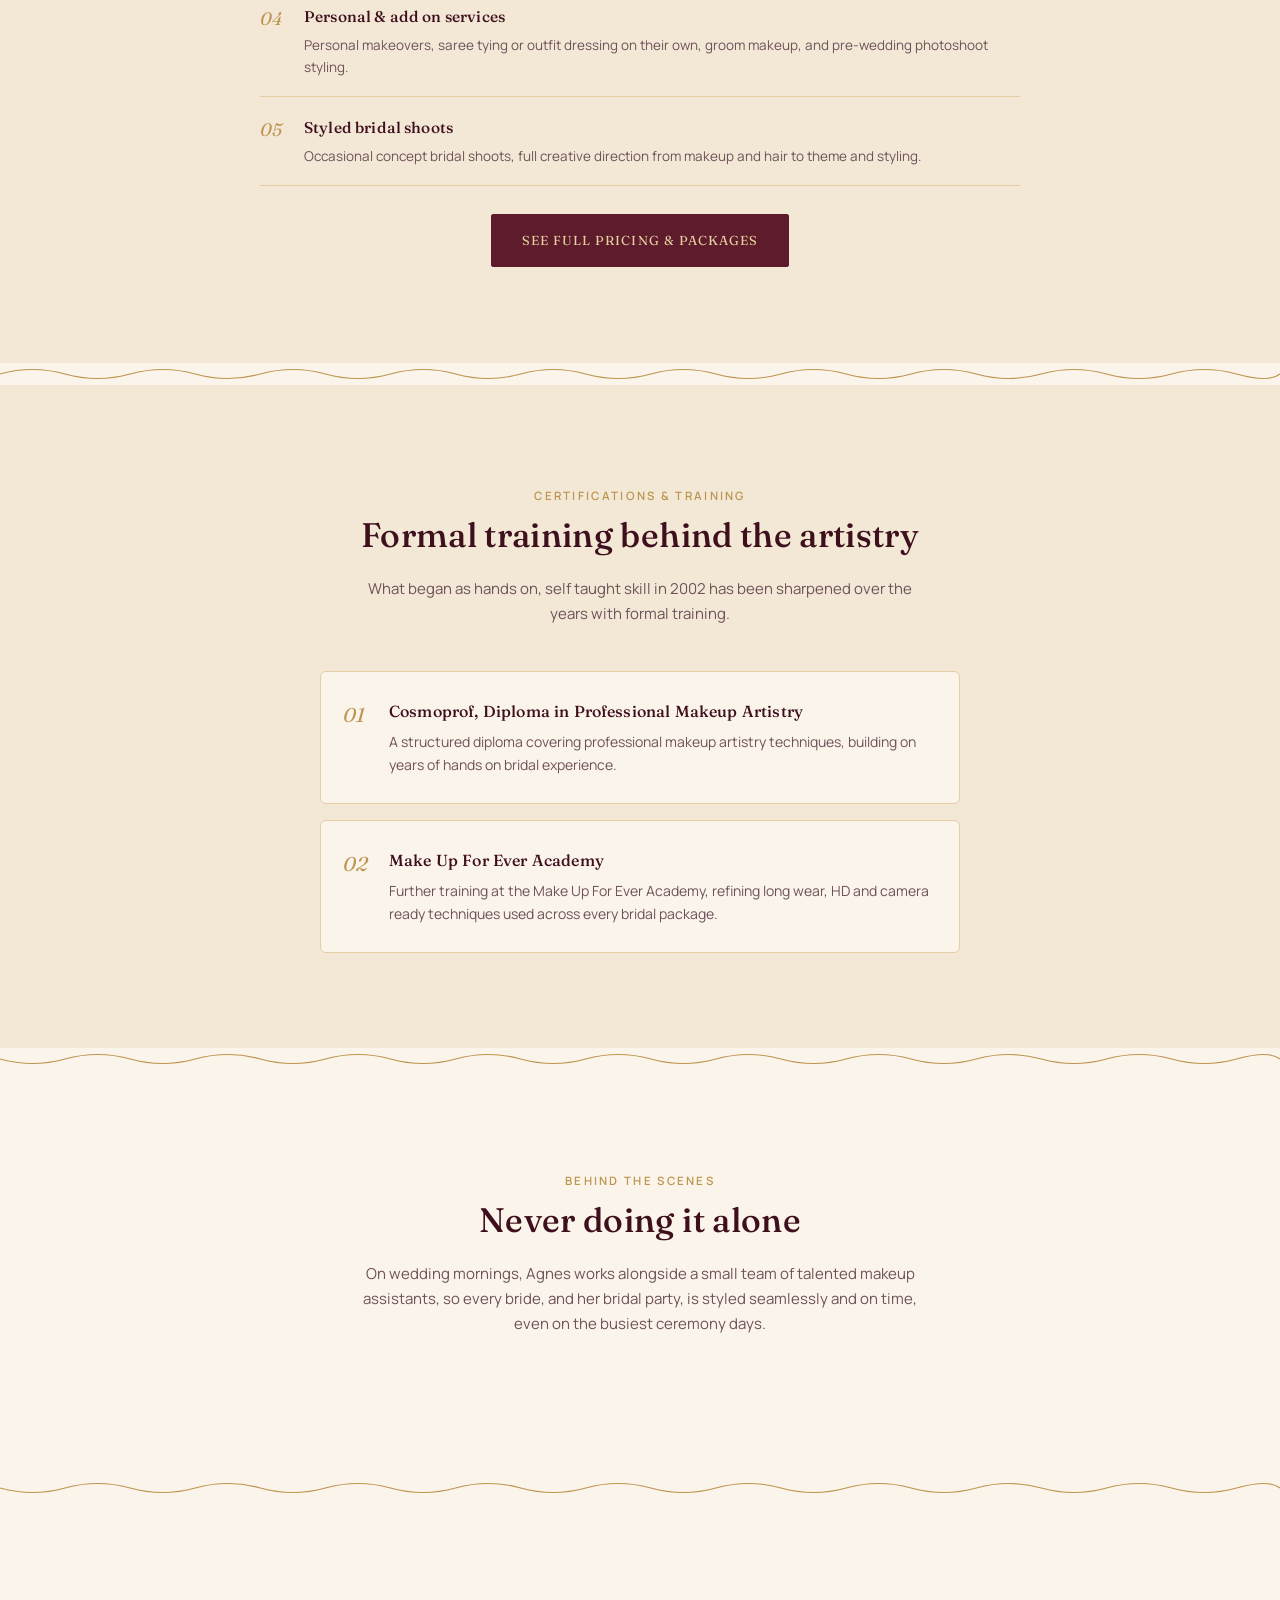
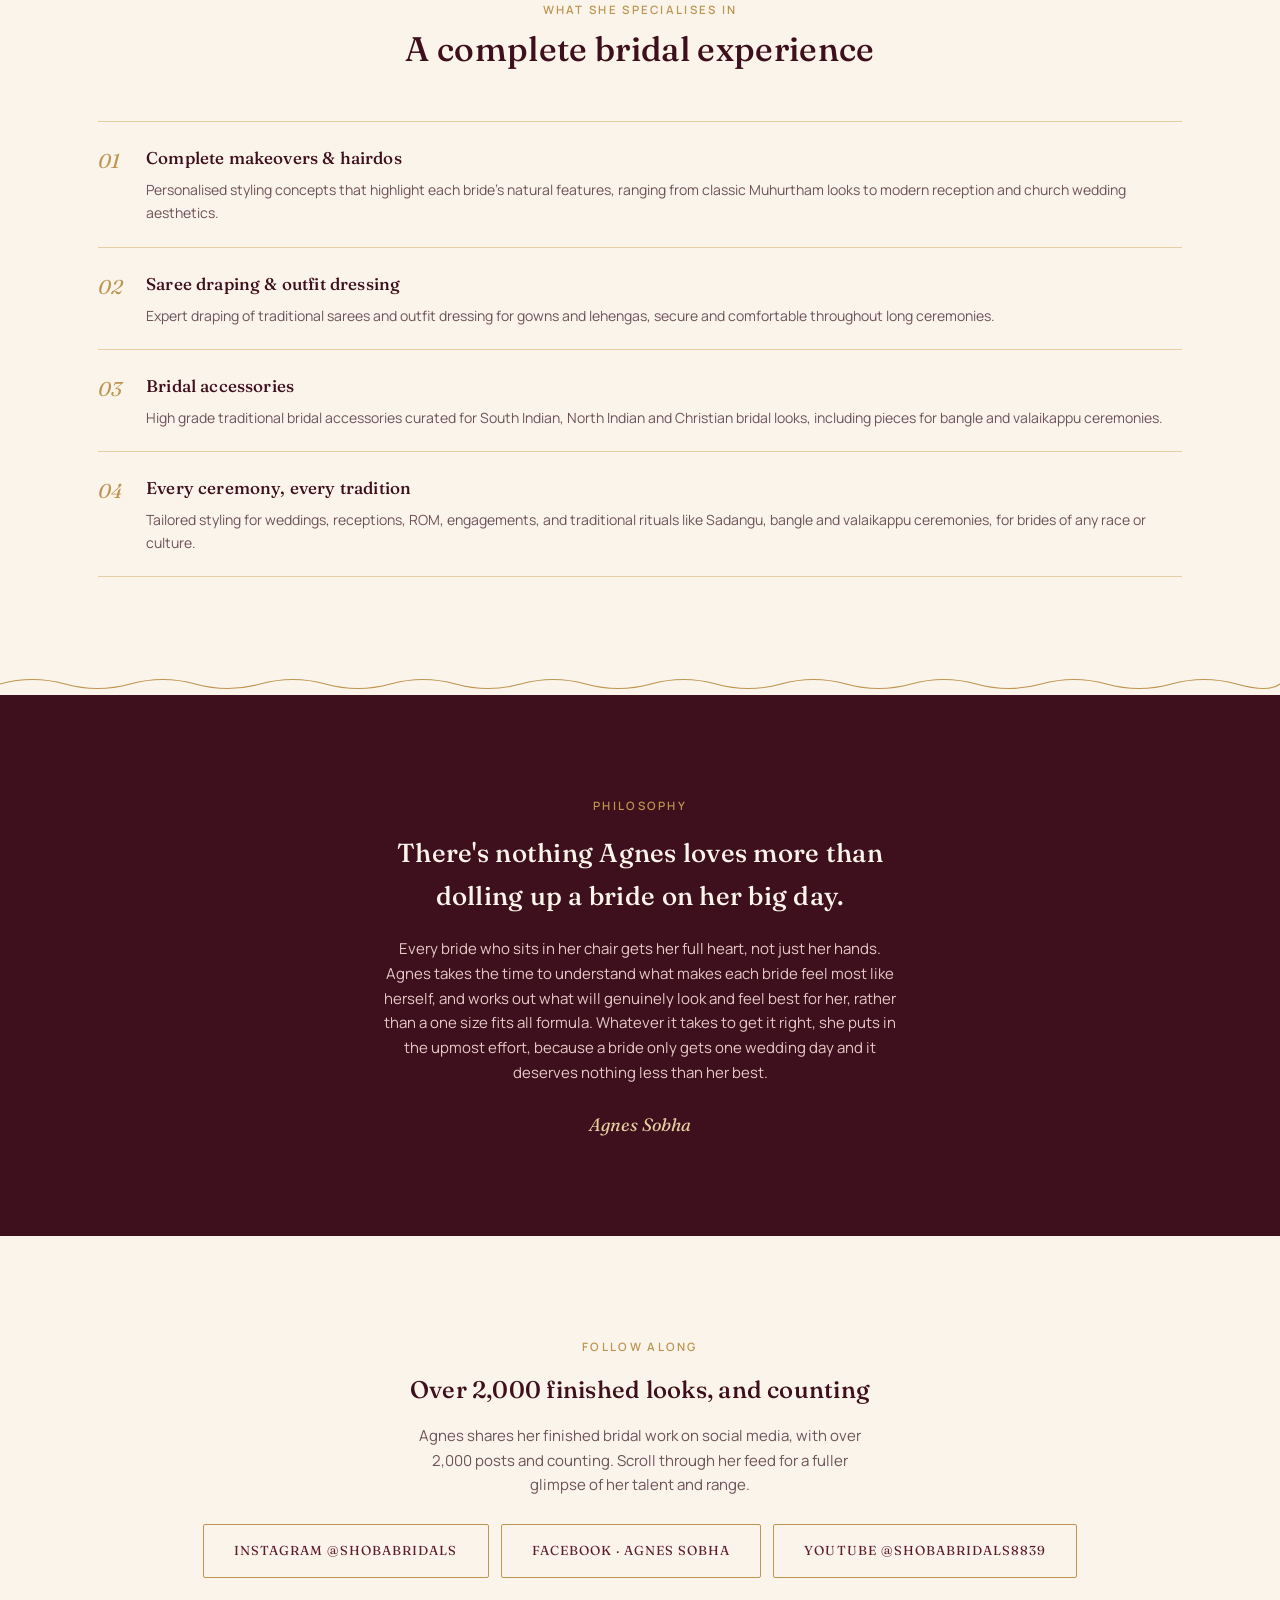
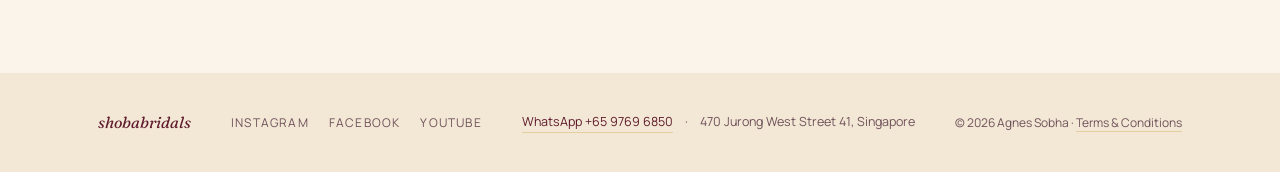
<file: experience.html>
<!DOCTYPE html>
<html lang="en">
<head>
<meta charset="UTF-8">
<meta name="viewport" content="width=device-width, initial-scale=1.0">
<meta name="theme-color" content="#FBF4EA">
<link rel="preconnect" href="https://fonts.googleapis.com">
<link rel="preconnect" href="https://fonts.gstatic.com" crossorigin>
<link rel="icon" type="image/png" href="assets/img/favicon-32.png">
<link rel="apple-touch-icon" href="assets/img/favicon-180.png">
<title>The Experience | Agnes Sobha</title>
<meta name="description" content="Agnes Sobha (@shobabridals) is a professional bridal makeup artist and image stylist in Singapore, trained at Cosmoprof and Make Up For Ever Academy, specialising in South Indian weddings.">
<meta property="og:type" content="website">
<meta property="og:site_name" content="shobabridals">
<meta property="og:title" content="The Experience | Agnes Sobha">
<meta property="og:description" content="Agnes Sobha (@shobabridals) is a professional bridal makeup artist and image stylist in Singapore, trained at Cosmoprof and Make Up For Ever Academy, specialising in South Indian weddings.">
<meta property="og:locale" content="en_SG">
<meta name="twitter:card" content="summary">
<link rel="stylesheet" href="assets/css/style.css">
<script type="application/ld+json">
{
  "@context": "https://schema.org",
  "@type": "Person",
  "name": "Agnes Sobha",
  "alternateName": "Agnes Shoba",
  "jobTitle": "Bridal Makeup Artist & Image Stylist",
  "knowsAbout": [
    "South Indian bridal makeup",
    "North Indian bridal makeup",
    "Church wedding styling",
    "Saree draping",
    "Image styling"
  ],
  "workLocation": {
    "@type": "Place",
    "address": {
      "@type": "PostalAddress",
      "streetAddress": "470 Jurong West Street 41",
      "addressLocality": "Singapore",
      "addressCountry": "SG"
    }
  },
  "sameAs": [
    "https://www.instagram.com/shobabridals/",
    "https://www.facebook.com/100063456613580/",
    "https://www.youtube.com/@shobabridals8839"
  ]
}
</script>
</head>
<body>

<a class="skip-link" href="#main">Skip to content</a>

<header>
  <div class="nav">
    <a href="index.html" class="logo"><img src="assets/img/logo-mark.png" alt="shobabridals logo" class="logo-mark">shobabridals <span>| The Experience</span></a>
    <nav class="links">
      <ul>
        <li><a href="index.html">Home</a></li>
        <li><a href="portfolio.html">Portfolio</a></li>
        <li><a href="services.html">Services</a></li>
        <li><a href="experience.html" class="active" aria-current="page">The Experience</a></li>
        <li><a href="masterclass.html">Masterclass</a></li>
        <li><a href="faq.html">FAQ</a></li>
        <li><a href="terms.html">Terms</a></li>
        <li><a href="contact.html">Contact</a></li>
      </ul>
    </nav>
    <a href="contact.html" class="book-btn">Book Now</a>
    <button class="hamburger" aria-label="Open menu" aria-expanded="false" aria-controls="mobile-menu"><span></span><span></span><span></span></button>
  </div>
</header>

<div class="mobile-menu" id="mobile-menu">
  <a href="index.html">Home</a>
  <a href="portfolio.html">Portfolio</a>
  <a href="services.html">Services</a>
  <a href="experience.html" class="active" aria-current="page">The Experience</a>
  <a href="masterclass.html">Masterclass</a>
  <a href="faq.html">FAQ</a>
  <a href="terms.html">Terms</a>
  <a href="contact.html">Contact</a>
  <a href="contact.html" class="m-book">Book Now</a>
</div>

<main id="main">

<div class="page-hero">
  <div class="wrap">
    <span class="eyebrow reveal">The Experience</span>
    <h1 class="reveal reveal-d1">Her story, her philosophy</h1>
  </div>
</div>

<section style="padding-top:16px;">
  <div class="wrap split" style="display:grid; grid-template-columns:1fr; gap:32px; align-items:center;">
    <div class="frame reveal" style="aspect-ratio:3/4;">
      <img loading="lazy" decoding="async" src="assets/img/about-portrait.jpg" alt="Agnes Sobha portrait placeholder" style="width:100%; height:100%; object-fit:cover;">
    </div>
    <div class="reveal reveal-d1">
      <span class="eyebrow">Who is Agnes</span>
      <h2 style="font-size:26px; margin-top:12px;">A top name in Singapore's Indian bridal industry</h2>
      <p style="color:var(--ink-soft); margin-top:16px; font-size:15px;">Agnes Sobha started her journey as a makeup artist in May 2002, working part time alongside a separate full time career. What began as a part time passion project gradually evolved into a full fledged career. Since 2017, she has worked as a full time freelance makeup artist, providing professional makeup services for a wide range of clients and occasions, including weddings, events, photoshoots and personal consultations.</p>
      <p style="color:var(--ink-soft); margin-top:14px; font-size:15px;">Her work is driven by a strong commitment to enhancing natural beauty and helping every client feel confident and radiant. She runs her bridal styling business under the widely known handle <strong style="font-weight:500; color:var(--burgundy);">@shobabridals</strong>, also listed as Agnes Shoba on some platforms.</p>
      <p style="color:var(--ink-soft); margin-top:14px; font-size:15px;">Today, Agnes focuses mainly on bridal makeup and image styling. She specialises in traditional South Indian weddings, and also welcomes brides of every race and background.</p>
    </div>
  </div>
</section>

<svg class="motif" viewBox="0 0 1180 22" preserveAspectRatio="none" aria-hidden="true"><path d="M0 11 Q 30 2, 60 11 T 120 11 T 180 11 T 240 11 T 300 11 T 360 11 T 420 11 T 480 11 T 540 11 T 600 11 T 660 11 T 720 11 T 780 11 T 840 11 T 900 11 T 960 11 T 1020 11 T 1080 11 T 1140 11 T 1180 11"/></svg>

<section style="background:var(--cream-deep);">
  <div class="wrap">
    <div class="section-head reveal">
      <span class="eyebrow">A full range of services</span>
      <h2>Every ceremony, from start to finish</h2>
      <p>Over the years, Agnes has built out a complete suite of bridal and personal styling packages, so clients can book everything they need in one place.</p>
    </div>
    <div style="display:grid; grid-template-columns:1fr; gap:0; max-width:760px; margin:0 auto;">
      <div class="reveal" style="display:flex; gap:18px; padding:18px 0; border-top:1px solid var(--gold-light);">
        <span style="font-family:'Fraunces',serif; font-style:italic; color:var(--gold); font-size:18px; min-width:26px;">01</span>
        <div><h3 style="font-size:15.5px;">Full bridal packages</h3><p style="color:var(--ink-soft); font-size:13.5px; margin-top:4px;">South Indian temple, North Indian Moghul, and church wedding packages, each with HD makeup, hairdo, accessories and touch ups built in.</p></div>
      </div>
      <div class="reveal reveal-d1" style="display:flex; gap:18px; padding:18px 0; border-top:1px solid var(--gold-light);">
        <span style="font-family:'Fraunces',serif; font-style:italic; color:var(--gold); font-size:18px; min-width:26px;">02</span>
        <div><h3 style="font-size:15.5px;">Reception, engagement &amp; ROM</h3><p style="color:var(--ink-soft); font-size:13.5px; margin-top:4px;">Evening glam for receptions, two outfit styling for engagements, and clean, elegant looks for Registry of Marriage.</p></div>
      </div>
      <div class="reveal reveal-d2" style="display:flex; gap:18px; padding:18px 0; border-top:1px solid var(--gold-light);">
        <span style="font-family:'Fraunces',serif; font-style:italic; color:var(--gold); font-size:18px; min-width:26px;">03</span>
        <div><h3 style="font-size:15.5px;">Traditional ceremonies</h3><p style="color:var(--ink-soft); font-size:13.5px; margin-top:4px;">Bangle and valaikappu ceremony packages, complete with saree tying, accessories and hairdo.</p></div>
      </div>
      <div class="reveal reveal-d3" style="display:flex; gap:18px; padding:18px 0; border-top:1px solid var(--gold-light);">
        <span style="font-family:'Fraunces',serif; font-style:italic; color:var(--gold); font-size:18px; min-width:26px;">04</span>
        <div><h3 style="font-size:15.5px;">Personal &amp; add on services</h3><p style="color:var(--ink-soft); font-size:13.5px; margin-top:4px;">Personal makeovers, saree tying or outfit dressing on their own, groom makeup, and pre-wedding photoshoot styling.</p></div>
      </div>
      <div class="reveal reveal-d4" style="display:flex; gap:18px; padding:18px 0; border-top:1px solid var(--gold-light); border-bottom:1px solid var(--gold-light);">
        <span style="font-family:'Fraunces',serif; font-style:italic; color:var(--gold); font-size:18px; min-width:26px;">05</span>
        <div><h3 style="font-size:15.5px;">Styled bridal shoots</h3><p style="color:var(--ink-soft); font-size:13.5px; margin-top:4px;">Occasional concept bridal shoots, full creative direction from makeup and hair to theme and styling.</p></div>
      </div>
    </div>
    <div class="reveal" style="text-align:center; margin-top:28px;">
      <a href="services.html" class="btn btn-primary">See Full Pricing &amp; Packages</a>
    </div>
  </div>
</section>

<svg class="motif" viewBox="0 0 1180 22" preserveAspectRatio="none" aria-hidden="true"><path d="M0 11 Q 30 2, 60 11 T 120 11 T 180 11 T 240 11 T 300 11 T 360 11 T 420 11 T 480 11 T 540 11 T 600 11 T 660 11 T 720 11 T 780 11 T 840 11 T 900 11 T 960 11 T 1020 11 T 1080 11 T 1140 11 T 1180 11"/></svg>

<section style="background:var(--cream-deep);">
  <div class="wrap">
    <div class="section-head reveal">
      <span class="eyebrow">Certifications &amp; training</span>
      <h2>Formal training behind the artistry</h2>
      <p>What began as hands on, self taught skill in 2002 has been sharpened over the years with formal training.</p>
    </div>
    <div style="display:grid; grid-template-columns:1fr; gap:16px; max-width:640px; margin:0 auto;">
      <div class="reveal pkg-card" style="display:flex; gap:16px; align-items:flex-start;">
        <span style="font-family:'Fraunces',serif; font-style:italic; color:var(--gold); font-size:20px; min-width:30px;">01</span>
        <div>
          <h3 style="font-size:16px;">Cosmoprof, Diploma in Professional Makeup Artistry</h3>
          <p style="color:var(--ink-soft); font-size:14px; margin-top:6px;">A structured diploma covering professional makeup artistry techniques, building on years of hands on bridal experience.</p>
        </div>
      </div>
      <div class="reveal reveal-d1 pkg-card" style="display:flex; gap:16px; align-items:flex-start;">
        <span style="font-family:'Fraunces',serif; font-style:italic; color:var(--gold); font-size:20px; min-width:30px;">02</span>
        <div>
          <h3 style="font-size:16px;">Make Up For Ever Academy</h3>
          <p style="color:var(--ink-soft); font-size:14px; margin-top:6px;">Further training at the Make Up For Ever Academy, refining long wear, HD and camera ready techniques used across every bridal package.</p>
        </div>
      </div>
    </div>
  </div>
</section>

<svg class="motif" viewBox="0 0 1180 22" preserveAspectRatio="none" aria-hidden="true"><path d="M0 11 Q 30 20, 60 11 T 120 11 T 180 11 T 240 11 T 300 11 T 360 11 T 420 11 T 480 11 T 540 11 T 600 11 T 660 11 T 720 11 T 780 11 T 840 11 T 900 11 T 960 11 T 1020 11 T 1080 11 T 1140 11 T 1180 11"/></svg>

<section>
  <div class="wrap">
    <div class="section-head reveal">
      <span class="eyebrow">Behind the scenes</span>
      <h2>Never doing it alone</h2>
      <p>On wedding mornings, Agnes works alongside a small team of talented makeup assistants, so every bride, and her bridal party, is styled seamlessly and on time, even on the busiest ceremony days.</p>
    </div>
  </div>
</section>

<svg class="motif" viewBox="0 0 1180 22" preserveAspectRatio="none" aria-hidden="true"><path d="M0 11 Q 30 20, 60 11 T 120 11 T 180 11 T 240 11 T 300 11 T 360 11 T 420 11 T 480 11 T 540 11 T 600 11 T 660 11 T 720 11 T 780 11 T 840 11 T 900 11 T 960 11 T 1020 11 T 1080 11 T 1140 11 T 1180 11"/></svg>

<section>
  <div class="wrap">
    <div class="section-head reveal">
      <span class="eyebrow">What she specialises in</span>
      <h2>A complete bridal experience</h2>
    </div>
    <div style="display:grid; grid-template-columns:1fr; gap:0;">
      <div class="reveal" style="display:flex; gap:18px; padding:22px 0; border-top:1px solid var(--gold-light);">
        <span style="font-family:'Fraunces',serif; font-style:italic; color:var(--gold); font-size:20px; min-width:30px;">01</span>
        <div><h3 style="font-size:17px;">Complete makeovers &amp; hairdos</h3><p style="color:var(--ink-soft); font-size:14px; margin-top:6px;">Personalised styling concepts that highlight each bride's natural features, ranging from classic Muhurtham looks to modern reception and church wedding aesthetics.</p></div>
      </div>
      <div class="reveal reveal-d1" style="display:flex; gap:18px; padding:22px 0; border-top:1px solid var(--gold-light);">
        <span style="font-family:'Fraunces',serif; font-style:italic; color:var(--gold); font-size:20px; min-width:30px;">02</span>
        <div><h3 style="font-size:17px;">Saree draping &amp; outfit dressing</h3><p style="color:var(--ink-soft); font-size:14px; margin-top:6px;">Expert draping of traditional sarees and outfit dressing for gowns and lehengas, secure and comfortable throughout long ceremonies.</p></div>
      </div>
      <div class="reveal reveal-d2" style="display:flex; gap:18px; padding:22px 0; border-top:1px solid var(--gold-light);">
        <span style="font-family:'Fraunces',serif; font-style:italic; color:var(--gold); font-size:20px; min-width:30px;">03</span>
        <div><h3 style="font-size:17px;">Bridal accessories</h3><p style="color:var(--ink-soft); font-size:14px; margin-top:6px;">High grade traditional bridal accessories curated for South Indian, North Indian and Christian bridal looks, including pieces for bangle and valaikappu ceremonies.</p></div>
      </div>
      <div class="reveal reveal-d3" style="display:flex; gap:18px; padding:22px 0; border-top:1px solid var(--gold-light); border-bottom:1px solid var(--gold-light);">
        <span style="font-family:'Fraunces',serif; font-style:italic; color:var(--gold); font-size:20px; min-width:30px;">04</span>
        <div><h3 style="font-size:17px;">Every ceremony, every tradition</h3><p style="color:var(--ink-soft); font-size:14px; margin-top:6px;">Tailored styling for weddings, receptions, ROM, engagements, and traditional rituals like Sadangu, bangle and valaikappu ceremonies, for brides of any race or culture.</p></div>
      </div>
    </div>
  </div>
</section>

<svg class="motif" viewBox="0 0 1180 22" preserveAspectRatio="none" aria-hidden="true"><path d="M0 11 Q 30 2, 60 11 T 120 11 T 180 11 T 240 11 T 300 11 T 360 11 T 420 11 T 480 11 T 540 11 T 600 11 T 660 11 T 720 11 T 780 11 T 840 11 T 900 11 T 960 11 T 1020 11 T 1080 11 T 1140 11 T 1180 11"/></svg>

<section style="background:var(--burgundy-deep); color:var(--cream); text-align:center;">
  <div class="wrap">
    <span class="eyebrow reveal" style="color:var(--gold);">Philosophy</span>
    <h2 class="reveal reveal-d1" style="color:var(--cream); font-size:26px; max-width:560px; margin:14px auto 20px;">There's nothing Agnes loves more than dolling up a bride on her big day.</h2>
    <p class="reveal reveal-d2" style="color:#E5C9C7; max-width:520px; margin:0 auto; font-size:15px;">Every bride who sits in her chair gets her full heart, not just her hands. Agnes takes the time to understand what makes each bride feel most like herself, and works out what will genuinely look and feel best for her, rather than a one size fits all formula. Whatever it takes to get it right, she puts in the upmost effort, because a bride only gets one wedding day and it deserves nothing less than her best.</p>
    <div class="reveal reveal-d3" style="font-family:'Fraunces',serif; font-style:italic; font-size:18px; color:var(--gold-light); margin-top:24px;">Agnes Sobha</div>
  </div>
</section>

<section style="text-align:center;">
  <div class="wrap reveal">
    <span class="eyebrow">Follow along</span>
    <h2 style="font-size:24px; margin-top:12px;">Over 2,000 finished looks, and counting</h2>
    <p style="color:var(--ink-soft); margin:14px auto 26px; max-width:460px; font-size:15px;">Agnes shares her finished bridal work on social media, with over 2,000 posts and counting. Scroll through her feed for a fuller glimpse of her talent and range.</p>
    <div style="display:flex; flex-wrap:wrap; gap:12px; justify-content:center;">
      <a href="https://www.instagram.com/shobabridals/" target="_blank" rel="noopener" class="btn btn-outline">Instagram @shobabridals</a>
      <a href="https://www.facebook.com/100063456613580/mentions/" target="_blank" rel="noopener" class="btn btn-outline">Facebook &middot; Agnes Sobha</a>
      <a href="https://www.youtube.com/@shobabridals8839" target="_blank" rel="noopener" class="btn btn-outline">YouTube @shobabridals8839</a>
    </div>
  </div>
</section>

</main>

<footer>
  <div class="wrap">
    <div class="flogo">shobabridals</div>
    <div class="socials">
      <a href="https://www.instagram.com/shobabridals/" target="_blank" rel="noopener">Instagram</a>
      <a href="https://www.facebook.com/100063456613580/mentions/" target="_blank" rel="noopener">Facebook</a>
      <a href="https://www.youtube.com/@shobabridals8839" target="_blank" rel="noopener">YouTube</a>
    </div>
    <div class="fcontact"><a href="https://wa.me/6597696850" target="_blank" rel="noopener">WhatsApp +65 9769 6850</a><span aria-hidden="true">&middot;</span><span>470 Jurong West Street 41, Singapore</span></div>
    <div class="copy">&copy; 2026 Agnes Sobha &middot; <a href="terms.html" style="border-bottom:1px solid var(--gold-light);">Terms &amp; Conditions</a></div>
  </div>
</footer>

<a class="wa-float" href="https://wa.me/6597696850?text=Hi%20Agnes%2C%20I%27d%20like%20to%20enquire%20about%20a%20booking." target="_blank" rel="noopener" aria-label="Message on WhatsApp">
  <svg viewBox="0 0 24 24" fill="currentColor" aria-hidden="true"><path d="M12 2C6.48 2 2 6.48 2 12c0 1.85.5 3.58 1.36 5.07L2 22l5.06-1.33A9.94 9.94 0 0012 22c5.52 0 10-4.48 10-10S17.52 2 12 2zm5.2 14.2c-.22.62-1.28 1.2-1.77 1.24-.47.04-.9.22-3.02-.63-2.56-1.02-4.2-3.64-4.33-3.81-.13-.17-1.03-1.37-1.03-2.62s.65-1.86.88-2.11c.23-.25.5-.31.67-.31.17 0 .34 0 .49.01.16.01.37-.06.58.44.22.52.75 1.8.82 1.93.07.13.11.28.02.45-.09.17-.14.28-.27.43-.13.15-.28.34-.4.46-.13.13-.27.27-.12.53.15.26.68 1.12 1.46 1.81 1 .89 1.85 1.17 2.11 1.3.26.13.41.11.56-.07.15-.18.65-.76.83-1.02.18-.26.35-.22.59-.13.24.09 1.53.72 1.79.85.26.13.43.19.5.3.06.11.06.62-.16 1.24z"/></svg>
</a>

<script src="assets/js/main.js"></script>
</body>
</html>
</file>
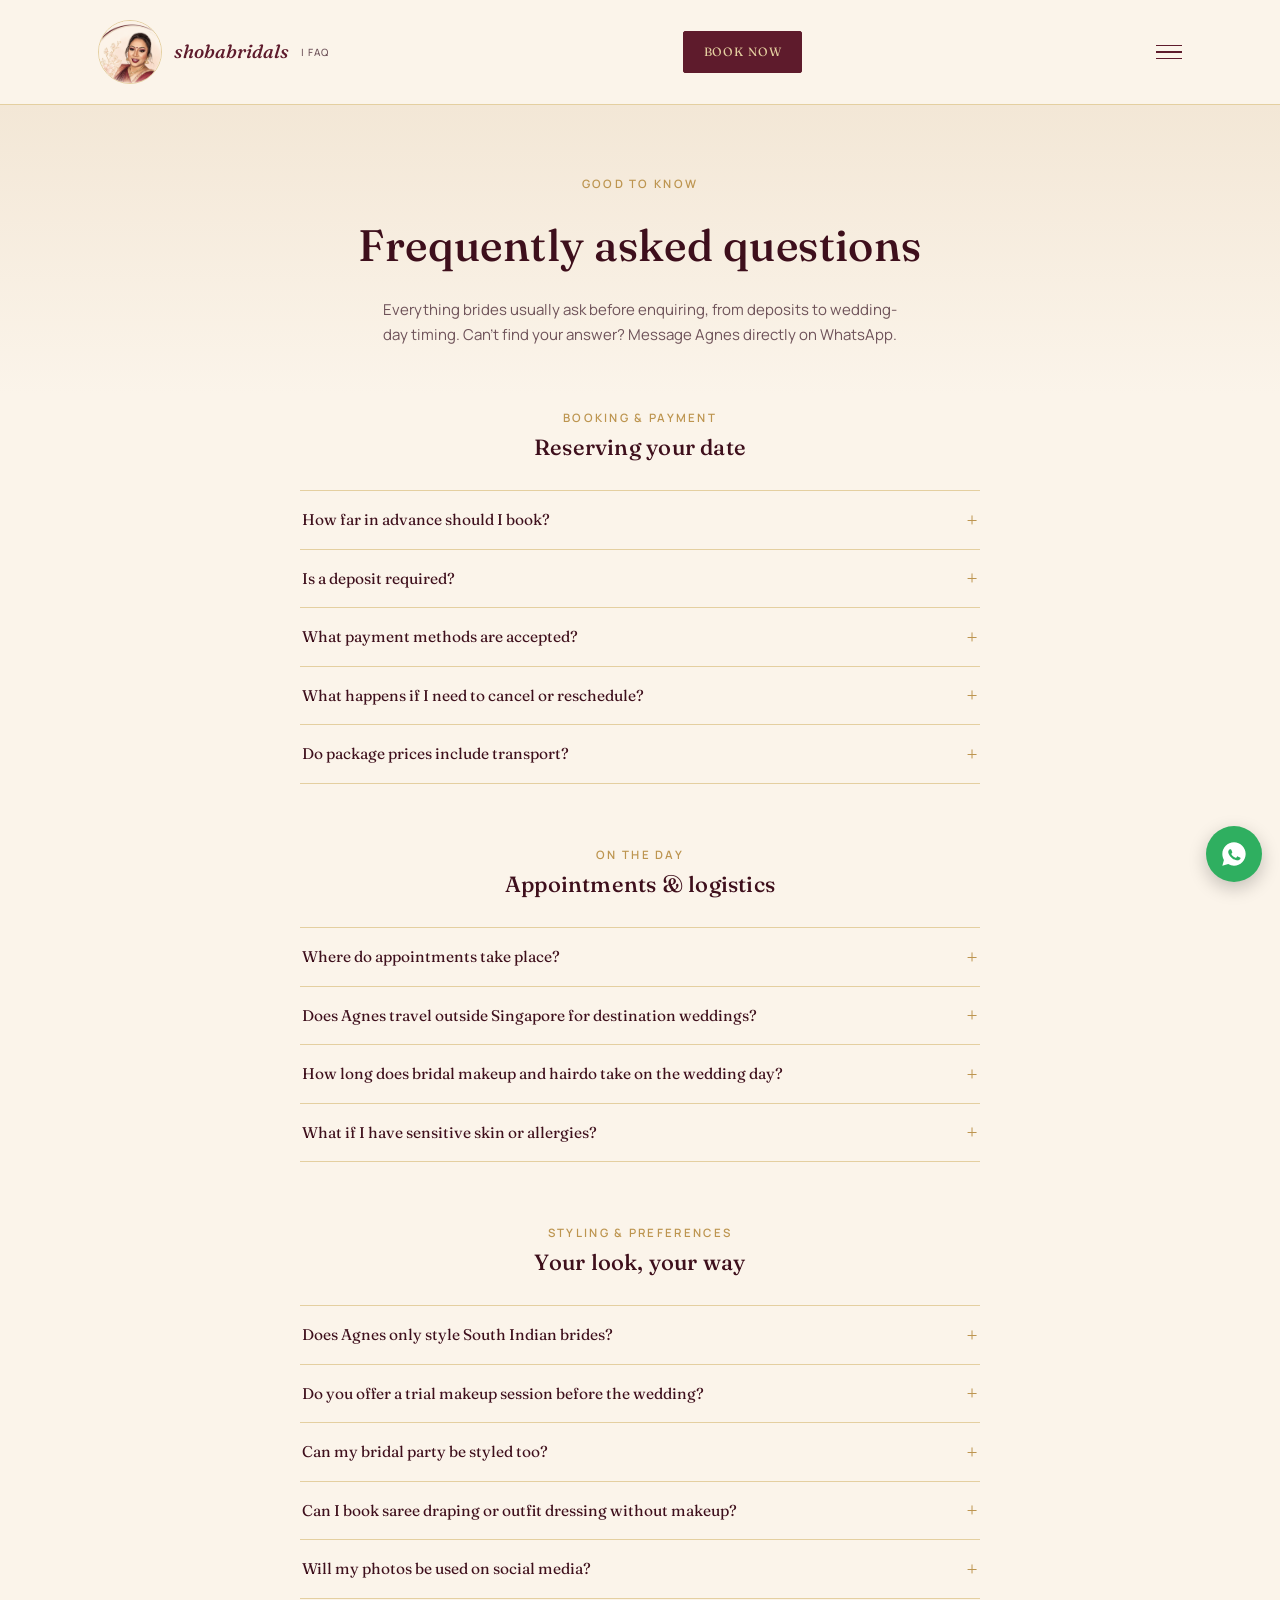
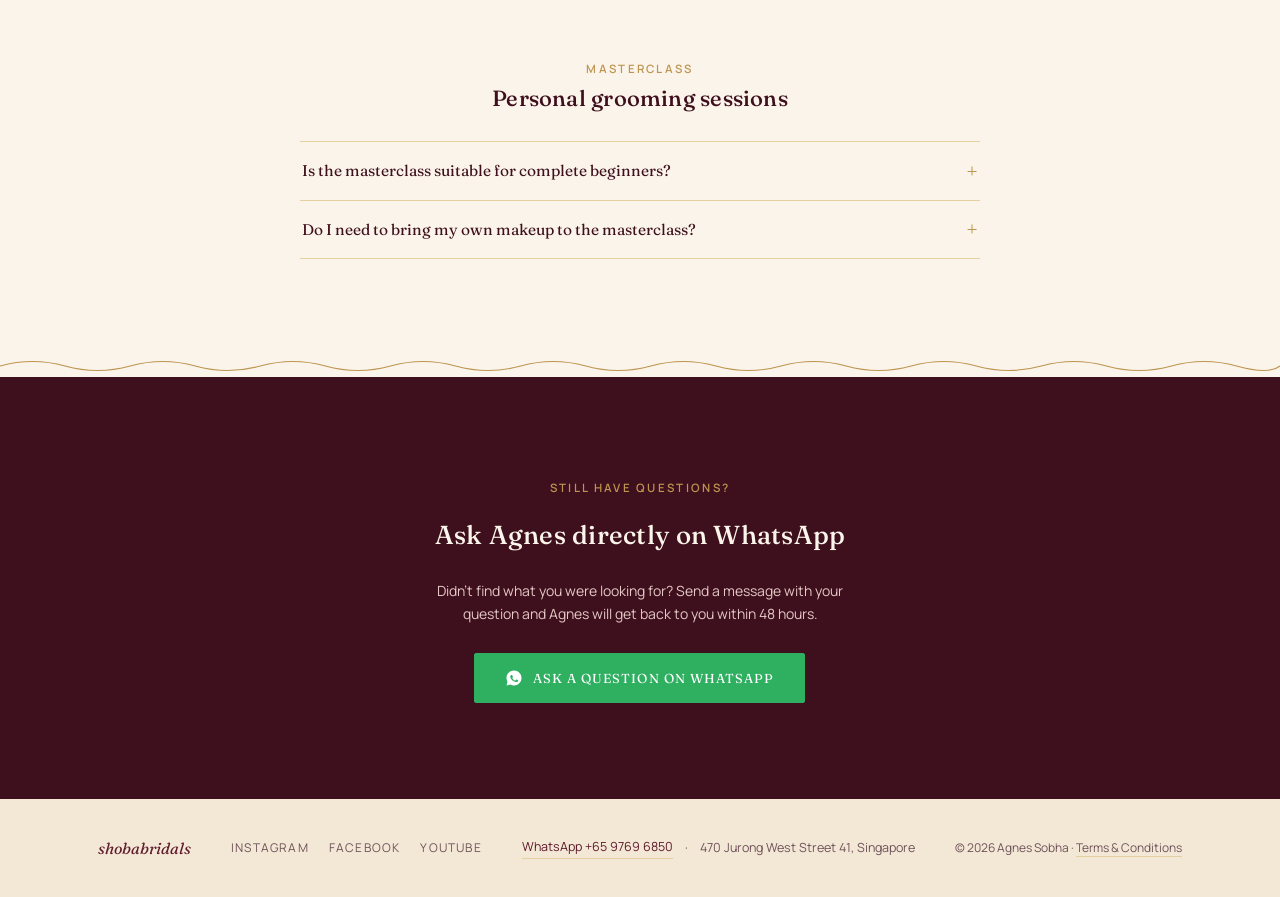
<file: faq.html>
<!DOCTYPE html>
<html lang="en">
<head>
<meta charset="UTF-8">
<meta name="viewport" content="width=device-width, initial-scale=1.0">
<meta name="theme-color" content="#FBF4EA">
<link rel="preconnect" href="https://fonts.googleapis.com">
<link rel="preconnect" href="https://fonts.gstatic.com" crossorigin>
<link rel="icon" type="image/png" href="assets/img/favicon-32.png">
<link rel="apple-touch-icon" href="assets/img/favicon-180.png">
<title>FAQ | Agnes Sobha</title>
<meta name="description" content="Frequently asked questions about booking bridal makeup and image styling with Agnes Sobha (@shobabridals) in Singapore, including deposits, trials, timing and more.">
<meta property="og:type" content="website">
<meta property="og:site_name" content="shobabridals">
<meta property="og:title" content="FAQ | Agnes Sobha">
<meta property="og:description" content="Frequently asked questions about booking bridal makeup and image styling with Agnes Sobha (@shobabridals) in Singapore, including deposits, trials, timing and more.">
<meta property="og:locale" content="en_SG">
<meta name="twitter:card" content="summary">
<link rel="stylesheet" href="assets/css/style.css">
<script type="application/ld+json">
{
  "@context": "https://schema.org",
  "@type": "FAQPage",
  "mainEntity": [
    {
      "@type": "Question",
      "name": "How far in advance should I book?",
      "acceptedAnswer": {
        "@type": "Answer",
        "text": "Wedding dates fill quickly during peak season, so enquire as early as you can. Popular Muhurtham dates can be reserved a year or more ahead."
      }
    },
    {
      "@type": "Question",
      "name": "Is a deposit required?",
      "acceptedAnswer": {
        "@type": "Answer",
        "text": "Yes. A non refundable deposit, typically 50% of the total service fee, is required to confirm and hold your date, with the balance due on or before the day of service. The exact amount and payment method are confirmed at the time of enquiry."
      }
    },
    {
      "@type": "Question",
      "name": "What payment methods are accepted?",
      "acceptedAnswer": {
        "@type": "Answer",
        "text": "PayNow and bank transfer are the most common methods. Payment details are shared once your enquiry is confirmed."
      }
    },
    {
      "@type": "Question",
      "name": "What happens if I need to cancel or reschedule?",
      "acceptedAnswer": {
        "@type": "Answer",
        "text": "Deposits are non refundable, and last minute cancellations close to the event date may require payment of a significant portion of the total package value. Requests to reschedule are subject to availability and accommodated wherever possible. Reach out as early as you can so Agnes can check her calendar."
      }
    },
    {
      "@type": "Question",
      "name": "Do package prices include transport?",
      "acceptedAnswer": {
        "@type": "Answer",
        "text": "Package prices exclude transport. Transport charges depend on your appointment location and are confirmed before your booking is finalised. Early morning appointments and large bridal parties may also involve a small additional fee, confirmed in advance."
      }
    },
    {
      "@type": "Question",
      "name": "Where do appointments take place?",
      "acceptedAnswer": {
        "@type": "Answer",
        "text": "There is no walk-in studio. Appointments are held by arrangement at 470 Jurong West Street 41, Singapore, or as an outcall arrangement for your wedding morning."
      }
    },
    {
      "@type": "Question",
      "name": "Does Agnes travel outside Singapore for destination weddings?",
      "acceptedAnswer": {
        "@type": "Answer",
        "text": "Yes, travel for destination weddings can be arranged. Message with your location and dates so travel and accommodation can be worked into your quote."
      }
    },
    {
      "@type": "Question",
      "name": "Do you offer a trial makeup session before the wedding?",
      "acceptedAnswer": {
        "@type": "Answer",
        "text": "Trials are available and recommended, usually booked separately at a separate fee. A trial does not itself reserve Agnes for your event date; the date is only held once the booking deposit has been paid."
      }
    },
    {
      "@type": "Question",
      "name": "Will my photos be used on social media?",
      "acceptedAnswer": {
        "@type": "Answer",
        "text": "By booking with Agnes, brides agree that photographs and videos from the session may be used for her portfolio and social media. If you'd prefer specific images not be shared, let her know in writing before your appointment."
      }
    },
    {
      "@type": "Question",
      "name": "How long does bridal makeup and hairdo take on the wedding day?",
      "acceptedAnswer": {
        "@type": "Answer",
        "text": "A full bridal look, including makeup, hair and saree or outfit draping, typically takes around two to three hours. Exact timing is planned around your wedding schedule."
      }
    },
    {
      "@type": "Question",
      "name": "What if I have sensitive skin or allergies?",
      "acceptedAnswer": {
        "@type": "Answer",
        "text": "Please disclose any known allergies or skin sensitivities before your appointment so suitable products can be prepared in advance."
      }
    },
    {
      "@type": "Question",
      "name": "Does Agnes only style South Indian brides?",
      "acceptedAnswer": {
        "@type": "Answer",
        "text": "South Indian weddings are her specialty, but Agnes welcomes brides of every race, culture and tradition, including North Indian, church wedding, ROM and reception styling."
      }
    },
    {
      "@type": "Question",
      "name": "Can my bridal party be styled too?",
      "acceptedAnswer": {
        "@type": "Answer",
        "text": "Yes. On wedding mornings Agnes works with a small team of makeup assistants, so your bridal party can be styled alongside you. Mention this in your enquiry for a quote."
      }
    },
    {
      "@type": "Question",
      "name": "Is the personal grooming masterclass suitable for complete beginners?",
      "acceptedAnswer": {
        "@type": "Answer",
        "text": "Yes, the masterclass is one on one and paced to your experience level, whether you are picking up makeup for the first time or refining an existing routine."
      }
    }
  ]
}
</script>
</head>
<body>

<a class="skip-link" href="#main">Skip to content</a>

<header>
  <div class="nav">
    <a href="index.html" class="logo"><img src="assets/img/logo-mark.png" alt="shobabridals logo" class="logo-mark">shobabridals <span>| FAQ</span></a>
    <nav class="links">
      <ul>
        <li><a href="index.html">Home</a></li>
        <li><a href="portfolio.html">Portfolio</a></li>
        <li><a href="services.html">Services</a></li>
        <li><a href="experience.html">The Experience</a></li>
        <li><a href="masterclass.html">Masterclass</a></li>
        <li><a href="faq.html" class="active" aria-current="page">FAQ</a></li>
        <li><a href="terms.html">Terms</a></li>
        <li><a href="contact.html">Contact</a></li>
      </ul>
    </nav>
    <a href="contact.html" class="book-btn">Book Now</a>
    <button class="hamburger" aria-label="Open menu" aria-expanded="false" aria-controls="mobile-menu"><span></span><span></span><span></span></button>
  </div>
</header>

<div class="mobile-menu" id="mobile-menu">
  <a href="index.html">Home</a>
  <a href="portfolio.html">Portfolio</a>
  <a href="services.html">Services</a>
  <a href="experience.html">The Experience</a>
  <a href="masterclass.html">Masterclass</a>
  <a href="faq.html" class="active" aria-current="page">FAQ</a>
  <a href="terms.html">Terms</a>
  <a href="contact.html">Contact</a>
  <a href="contact.html" class="m-book">Book Now</a>
</div>

<main id="main">

<div class="page-hero">
  <div class="wrap">
    <span class="eyebrow reveal">Good to know</span>
    <h1 class="reveal reveal-d1">Frequently asked questions</h1>
    <p class="reveal reveal-d2">Everything brides usually ask before enquiring, from deposits to wedding-day timing. Can't find your answer? Message Agnes directly on WhatsApp.</p>
  </div>
</div>

<section style="padding-top:8px;">
  <div class="wrap">

    <div class="section-head reveal" style="margin-bottom:24px;">
      <span class="eyebrow">Booking &amp; payment</span>
      <h2 style="font-size:22px;">Reserving your date</h2>
    </div>
    <div class="faq reveal reveal-d1" style="margin-bottom:56px;">
      <details><summary>How far in advance should I book?</summary><div class="a">Wedding dates fill quickly during peak season, so enquire as early as you can. Popular Muhurtham dates can be reserved a year or more ahead.</div></details>
      <details><summary>Is a deposit required?</summary><div class="a">Yes. A non refundable deposit, typically 50% of the total service fee, is required to confirm and hold your date, with the balance due on or before the day of service. The exact amount and payment method are confirmed at the time of enquiry.</div></details>
      <details><summary>What payment methods are accepted?</summary><div class="a">PayNow and bank transfer are the most common methods. Payment details are shared once your enquiry is confirmed.</div></details>
      <details><summary>What happens if I need to cancel or reschedule?</summary><div class="a">Deposits are non refundable, and last minute cancellations close to the event date may require payment of a significant portion of the total package value. Requests to reschedule are subject to availability and accommodated wherever possible. Reach out as early as you can so Agnes can check her calendar.</div></details>
      <details><summary>Do package prices include transport?</summary><div class="a">Package prices exclude transport. Transport charges depend on your appointment location and are confirmed before your booking is finalised. Early morning appointments and large bridal parties may also involve a small additional fee, confirmed in advance.</div></details>
    </div>

    <div class="section-head reveal" style="margin-bottom:24px;">
      <span class="eyebrow">On the day</span>
      <h2 style="font-size:22px;">Appointments &amp; logistics</h2>
    </div>
    <div class="faq reveal reveal-d1" style="margin-bottom:56px;">
      <details><summary>Where do appointments take place?</summary><div class="a">There is no walk-in studio. Appointments are held by arrangement at 470 Jurong West Street 41, Singapore, or as an outcall arrangement for your wedding morning.</div></details>
      <details><summary>Does Agnes travel outside Singapore for destination weddings?</summary><div class="a">Yes, travel for destination weddings can be arranged. Message with your location and dates so travel and accommodation can be worked into your quote.</div></details>
      <details><summary>How long does bridal makeup and hairdo take on the wedding day?</summary><div class="a">A full bridal look, including makeup, hair and saree or outfit draping, typically takes around two to three hours. Exact timing is planned around your wedding schedule.</div></details>
      <details><summary>What if I have sensitive skin or allergies?</summary><div class="a">Please disclose any known allergies or skin sensitivities before your appointment so suitable products can be prepared in advance.</div></details>
    </div>

    <div class="section-head reveal" style="margin-bottom:24px;">
      <span class="eyebrow">Styling &amp; preferences</span>
      <h2 style="font-size:22px;">Your look, your way</h2>
    </div>
    <div class="faq reveal reveal-d1" style="margin-bottom:56px;">
      <details><summary>Does Agnes only style South Indian brides?</summary><div class="a">South Indian weddings are her specialty, but Agnes welcomes brides of every race, culture and tradition, including North Indian, church wedding, ROM and reception styling.</div></details>
      <details><summary>Do you offer a trial makeup session before the wedding?</summary><div class="a">Trials are available and recommended, usually booked separately at a separate fee. A trial does not itself reserve Agnes for your event date; the date is only held once the booking deposit has been paid.</div></details>
      <details><summary>Can my bridal party be styled too?</summary><div class="a">Yes. On wedding mornings Agnes works with a small team of makeup assistants, so your bridal party can be styled alongside you. Mention this in your enquiry for a quote.</div></details>
      <details><summary>Can I book saree draping or outfit dressing without makeup?</summary><div class="a">Yes, saree tying and outfit dressing can be booked as a standalone service. Mention this when you enquire so it can be scheduled correctly.</div></details>
      <details><summary>Will my photos be used on social media?</summary><div class="a">By booking with Agnes, brides agree that photographs and videos from the session may be used for her portfolio and social media, so her work can continue to be shared and discovered by future clients. If you'd prefer specific images not be shared, let her know in writing before your appointment.</div></details>
    </div>

    <div class="section-head reveal" style="margin-bottom:24px;">
      <span class="eyebrow">Masterclass</span>
      <h2 style="font-size:22px;">Personal grooming sessions</h2>
    </div>
    <div class="faq reveal reveal-d1">
      <details><summary>Is the masterclass suitable for complete beginners?</summary><div class="a">Yes, the masterclass is one on one and paced to your experience level, whether you are picking up makeup for the first time or refining an existing routine.</div></details>
      <details><summary>Do I need to bring my own makeup to the masterclass?</summary><div class="a">You're welcome to bring your own everyday makeup, or Agnes can advise on building a starter kit during your session.</div></details>
    </div>

  </div>
</section>

<svg class="motif" viewBox="0 0 1180 22" preserveAspectRatio="none" aria-hidden="true"><path d="M0 11 Q 30 2, 60 11 T 120 11 T 180 11 T 240 11 T 300 11 T 360 11 T 420 11 T 480 11 T 540 11 T 600 11 T 660 11 T 720 11 T 780 11 T 840 11 T 900 11 T 960 11 T 1020 11 T 1080 11 T 1140 11 T 1180 11"/></svg>

<section style="background:var(--burgundy-deep); color:var(--cream); text-align:center;">
  <div class="wrap">
    <span class="eyebrow reveal" style="color:var(--gold);">Still have questions?</span>
    <h2 class="reveal reveal-d1" style="color:var(--cream); font-size:26px; max-width:480px; margin:14px auto 22px;">Ask Agnes directly on WhatsApp</h2>
    <p class="reveal reveal-d2" style="color:#E5C9C7; max-width:420px; margin:0 auto 28px; font-size:14px;">Didn't find what you were looking for? Send a message with your question and Agnes will get back to you within 48 hours.</p>
    <button class="btn btn-whatsapp glow-cta reveal reveal-d3" data-quick-whatsapp data-service="a question that wasn't covered in your FAQ">
      <svg width="18" height="18" viewBox="0 0 24 24" fill="currentColor" aria-hidden="true"><path d="M12 2C6.48 2 2 6.48 2 12c0 1.85.5 3.58 1.36 5.07L2 22l5.06-1.33A9.94 9.94 0 0012 22c5.52 0 10-4.48 10-10S17.52 2 12 2zm5.2 14.2c-.22.62-1.28 1.2-1.77 1.24-.47.04-.9.22-3.02-.63-2.56-1.02-4.2-3.64-4.33-3.81-.13-.17-1.03-1.37-1.03-2.62s.65-1.86.88-2.11c.23-.25.5-.31.67-.31.17 0 .34 0 .49.01.16.01.37-.06.58.44.22.52.75 1.8.82 1.93.07.13.11.28.02.45-.09.17-.14.28-.27.43-.13.15-.28.34-.4.46-.13.13-.27.27-.12.53.15.26.68 1.12 1.46 1.81 1 .89 1.85 1.17 2.11 1.3.26.13.41.11.56-.07.15-.18.65-.76.83-1.02.18-.26.35-.22.59-.13.24.09 1.53.72 1.79.85.26.13.43.19.5.3.06.11.06.62-.16 1.24z"/></svg>
      Ask a Question on WhatsApp
    </button>
  </div>
</section>

</main>

<footer>
  <div class="wrap">
    <div class="flogo">shobabridals</div>
    <div class="socials">
      <a href="https://www.instagram.com/shobabridals/" target="_blank" rel="noopener">Instagram</a>
      <a href="https://www.facebook.com/100063456613580/mentions/" target="_blank" rel="noopener">Facebook</a>
      <a href="https://www.youtube.com/@shobabridals8839" target="_blank" rel="noopener">YouTube</a>
    </div>
    <div class="fcontact"><a href="https://wa.me/6597696850" target="_blank" rel="noopener">WhatsApp +65 9769 6850</a><span aria-hidden="true">&middot;</span><span>470 Jurong West Street 41, Singapore</span></div>
    <div class="copy">&copy; 2026 Agnes Sobha &middot; <a href="terms.html" style="border-bottom:1px solid var(--gold-light);">Terms &amp; Conditions</a></div>
  </div>
</footer>

<a class="wa-float" href="https://wa.me/6597696850?text=Hi%20Agnes%2C%20I%20have%20a%20question%20that%20wasn%27t%20covered%20in%20your%20FAQ." target="_blank" rel="noopener" aria-label="Message on WhatsApp">
  <svg viewBox="0 0 24 24" fill="currentColor" aria-hidden="true"><path d="M12 2C6.48 2 2 6.48 2 12c0 1.85.5 3.58 1.36 5.07L2 22l5.06-1.33A9.94 9.94 0 0012 22c5.52 0 10-4.48 10-10S17.52 2 12 2zm5.2 14.2c-.22.62-1.28 1.2-1.77 1.24-.47.04-.9.22-3.02-.63-2.56-1.02-4.2-3.64-4.33-3.81-.13-.17-1.03-1.37-1.03-2.62s.65-1.86.88-2.11c.23-.25.5-.31.67-.31.17 0 .34 0 .49.01.16.01.37-.06.58.44.22.52.75 1.8.82 1.93.07.13.11.28.02.45-.09.17-.14.28-.27.43-.13.15-.28.34-.4.46-.13.13-.27.27-.12.53.15.26.68 1.12 1.46 1.81 1 .89 1.85 1.17 2.11 1.3.26.13.41.11.56-.07.15-.18.65-.76.83-1.02.18-.26.35-.22.59-.13.24.09 1.53.72 1.79.85.26.13.43.19.5.3.06.11.06.62-.16 1.24z"/></svg>
</a>

<script src="assets/js/main.js"></script>
</body>
</html>
</file>
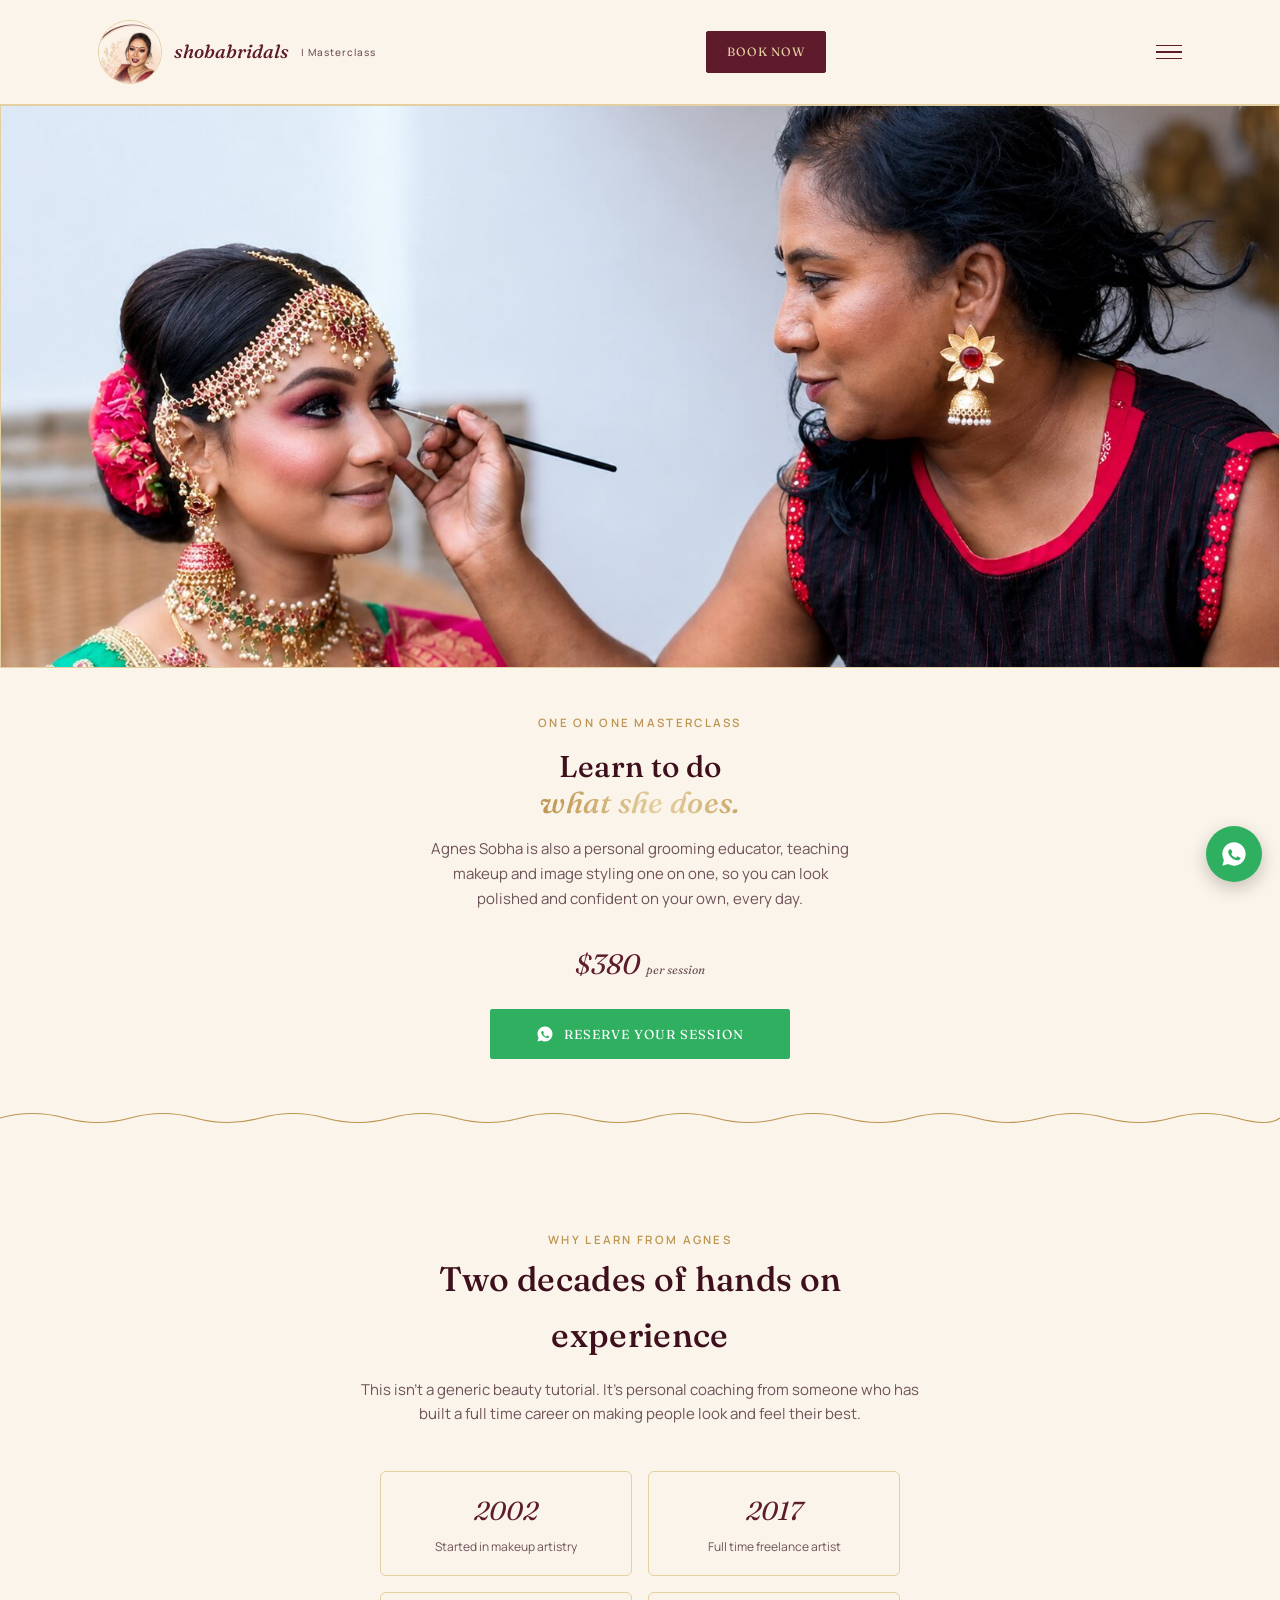
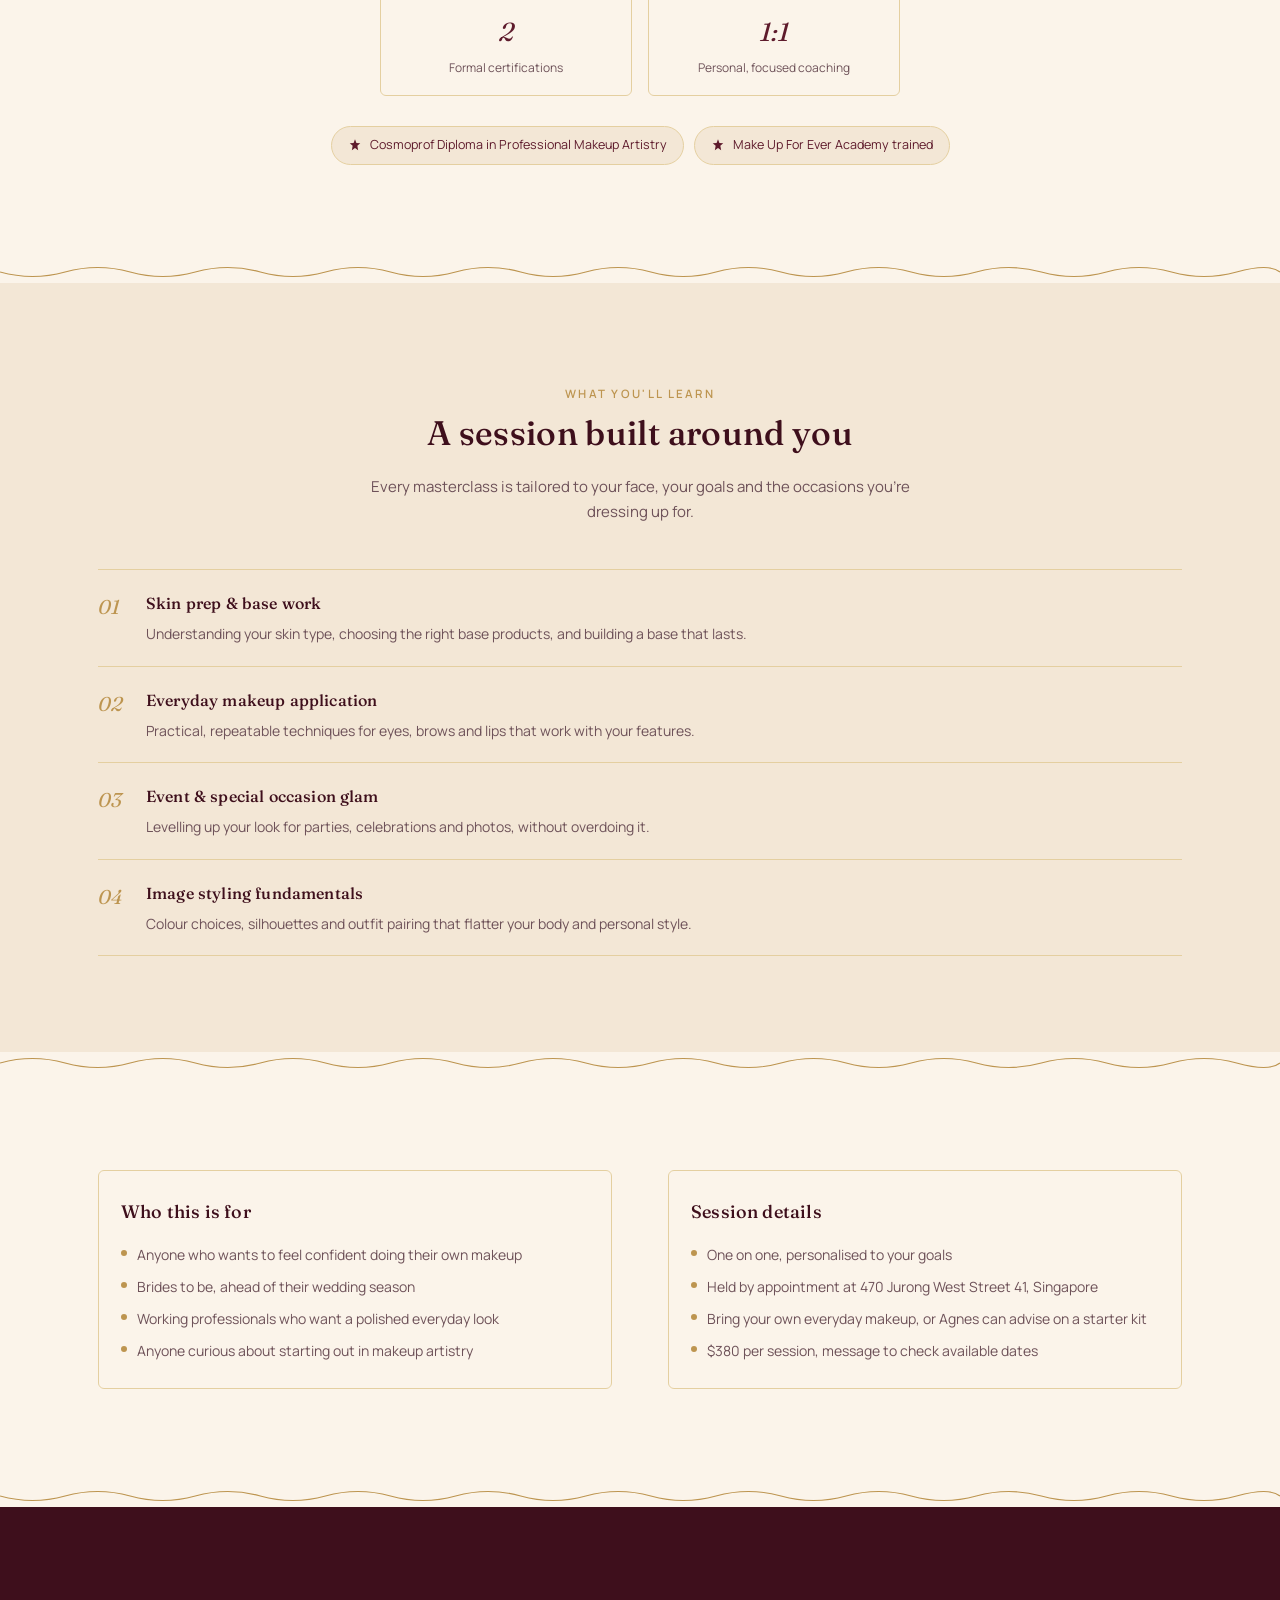
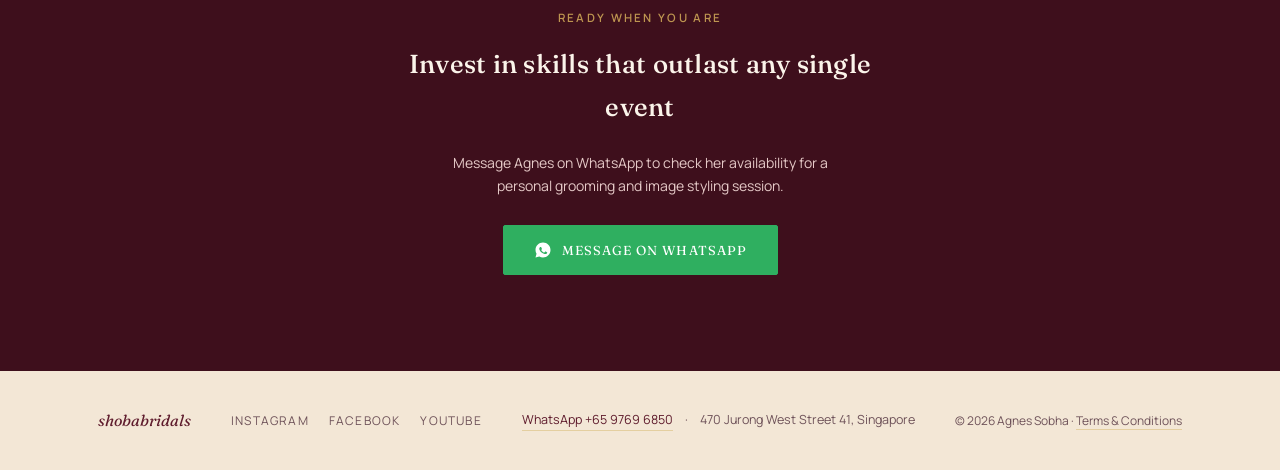
<file: masterclass.html>
<!DOCTYPE html>
<html lang="en">
<head>
<meta charset="UTF-8">
<meta name="viewport" content="width=device-width, initial-scale=1.0">
<meta name="theme-color" content="#FBF4EA">
<link rel="preconnect" href="https://fonts.googleapis.com">
<link rel="preconnect" href="https://fonts.gstatic.com" crossorigin>
<link rel="icon" type="image/png" href="assets/img/favicon-32.png">
<link rel="apple-touch-icon" href="assets/img/favicon-180.png">
<title>Personal Grooming &amp; Image Styling Masterclass | Agnes Sobha</title>
<meta name="description" content="Learn makeup and image styling one on one with Agnes Sobha, a professional bridal makeup artist with over 20 years in the industry. Personal grooming masterclass, $380, Singapore.">
<meta property="og:type" content="website">
<meta property="og:site_name" content="shobabridals">
<meta property="og:title" content="Personal Grooming &amp; Image Styling Masterclass | Agnes Sobha">
<meta property="og:description" content="Learn makeup and image styling one on one with Agnes Sobha, a professional bridal makeup artist with over 20 years in the industry. Personal grooming masterclass, $380, Singapore.">
<meta property="og:locale" content="en_SG">
<meta name="twitter:card" content="summary">
<link rel="stylesheet" href="assets/css/style.css">
<script type="application/ld+json">
{
  "@context": "https://schema.org",
  "@type": "Service",
  "name": "Personal Grooming & Image Styling Masterclass",
  "serviceType": "One-on-one personal grooming and makeup coaching",
  "provider": {
    "@type": "Person",
    "name": "Agnes Sobha"
  },
  "areaServed": "Singapore",
  "offers": {
    "@type": "Offer",
    "price": 380,
    "priceCurrency": "SGD"
  }
}
</script>
</head>
<body>

<a class="skip-link" href="#main">Skip to content</a>

<header>
  <div class="nav">
    <a href="index.html" class="logo"><img src="assets/img/logo-mark.png" alt="shobabridals logo" class="logo-mark">shobabridals <span>| Masterclass</span></a>
    <nav class="links">
      <ul>
        <li><a href="index.html">Home</a></li>
        <li><a href="portfolio.html">Portfolio</a></li>
        <li><a href="services.html">Services</a></li>
        <li><a href="experience.html">The Experience</a></li>
        <li><a href="masterclass.html" class="active" aria-current="page">Masterclass</a></li>
        <li><a href="faq.html">FAQ</a></li>
        <li><a href="terms.html">Terms</a></li>
        <li><a href="contact.html">Contact</a></li>
      </ul>
    </nav>
    <a href="contact.html" class="book-btn">Book Now</a>
    <button class="hamburger" aria-label="Open menu" aria-expanded="false" aria-controls="mobile-menu"><span></span><span></span><span></span></button>
  </div>
</header>

<div class="mobile-menu" id="mobile-menu">
  <a href="index.html">Home</a>
  <a href="portfolio.html">Portfolio</a>
  <a href="services.html">Services</a>
  <a href="experience.html">The Experience</a>
  <a href="masterclass.html" class="active" aria-current="page">Masterclass</a>
  <a href="faq.html">FAQ</a>
  <a href="terms.html">Terms</a>
  <a href="contact.html">Contact</a>
  <a href="contact.html" class="m-book">Book Now</a>
</div>

<main id="main">

<!-- ============ HERO ============ -->
<section style="padding:0;">
  <div style="display:grid; grid-template-columns:1fr; align-items:stretch;">
    <div class="frame reveal" style="border-radius:0; min-height:44vw; max-height:420px; overflow:hidden;">
      <img src="assets/img/agnes-masterclass.jpg" alt="Agnes Sobha, personal grooming and image styling educator" style="width:100%; height:100%; object-fit:cover; object-position:top;">
    </div>
    <div style="padding:40px 20px 48px; text-align:center;">
      <span class="eyebrow reveal">One on one masterclass</span>
      <h1 class="reveal reveal-d1" style="font-size:30px; line-height:1.2; margin-top:14px;">Learn to do<br><span class="shimmer" style="font-style:italic;">what she does.</span></h1>
      <p class="reveal reveal-d2" style="color:var(--ink-soft); max-width:420px; margin:16px auto 0; font-size:15px;">Agnes Sobha is also a personal grooming educator, teaching makeup and image styling one on one, so you can look polished and confident on your own, every day.</p>
      <div class="reveal reveal-d3" style="margin-top:22px;">
        <span class="price-tag" style="font-size:28px;">$380<span class="price-note">per session</span></span>
      </div>
      <div class="reveal reveal-d3" style="display:flex; flex-direction:column; gap:14px; margin-top:22px; align-items:center;">
        <button class="btn btn-whatsapp glow-cta" style="width:100%; max-width:300px; justify-content:center;" data-quick-whatsapp data-service="Personal Grooming and Image Styling Masterclass ($380)">
          <svg width="18" height="18" viewBox="0 0 24 24" fill="currentColor" aria-hidden="true"><path d="M12 2C6.48 2 2 6.48 2 12c0 1.85.5 3.58 1.36 5.07L2 22l5.06-1.33A9.94 9.94 0 0012 22c5.52 0 10-4.48 10-10S17.52 2 12 2zm5.2 14.2c-.22.62-1.28 1.2-1.77 1.24-.47.04-.9.22-3.02-.63-2.56-1.02-4.2-3.64-4.33-3.81-.13-.17-1.03-1.37-1.03-2.62s.65-1.86.88-2.11c.23-.25.5-.31.67-.31.17 0 .34 0 .49.01.16.01.37-.06.58.44.22.52.75 1.8.82 1.93.07.13.11.28.02.45-.09.17-.14.28-.27.43-.13.15-.28.34-.4.46-.13.13-.27.27-.12.53.15.26.68 1.12 1.46 1.81 1 .89 1.85 1.17 2.11 1.3.26.13.41.11.56-.07.15-.18.65-.76.83-1.02.18-.26.35-.22.59-.13.24.09 1.53.72 1.79.85.26.13.43.19.5.3.06.11.06.62-.16 1.24z"/></svg>
          Reserve Your Session
        </button>
      </div>
    </div>
  </div>
</section>

<svg class="motif" viewBox="0 0 1180 22" preserveAspectRatio="none" aria-hidden="true"><path d="M0 11 Q 30 2, 60 11 T 120 11 T 180 11 T 240 11 T 300 11 T 360 11 T 420 11 T 480 11 T 540 11 T 600 11 T 660 11 T 720 11 T 780 11 T 840 11 T 900 11 T 960 11 T 1020 11 T 1080 11 T 1140 11 T 1180 11"/></svg>

<!-- ============ WHY LEARN FROM HER ============ -->
<section>
  <div class="wrap">
    <div class="section-head reveal">
      <span class="eyebrow">Why learn from Agnes</span>
      <h2>Two decades of hands on experience</h2>
      <p>This isn't a generic beauty tutorial. It's personal coaching from someone who has built a full time career on making people look and feel their best.</p>
    </div>
    <div class="reveal reveal-d1" style="display:grid; grid-template-columns:repeat(2,1fr); gap:16px; max-width:520px; margin:0 auto 30px;">
      <div style="text-align:center; padding:18px 8px; border:1px solid var(--gold-light); border-radius:6px;">
        <div style="font-family:'Fraunces',serif; font-style:italic; font-size:26px; color:var(--burgundy);">2002</div>
        <div style="font-size:12px; color:var(--ink-soft); margin-top:4px;">Started in makeup artistry</div>
      </div>
      <div style="text-align:center; padding:18px 8px; border:1px solid var(--gold-light); border-radius:6px;">
        <div style="font-family:'Fraunces',serif; font-style:italic; font-size:26px; color:var(--burgundy);">2017</div>
        <div style="font-size:12px; color:var(--ink-soft); margin-top:4px;">Full time freelance artist</div>
      </div>
      <div style="text-align:center; padding:18px 8px; border:1px solid var(--gold-light); border-radius:6px;">
        <div style="font-family:'Fraunces',serif; font-style:italic; font-size:26px; color:var(--burgundy);">2</div>
        <div style="font-size:12px; color:var(--ink-soft); margin-top:4px;">Formal certifications</div>
      </div>
      <div style="text-align:center; padding:18px 8px; border:1px solid var(--gold-light); border-radius:6px;">
        <div style="font-family:'Fraunces',serif; font-style:italic; font-size:26px; color:var(--burgundy);">1:1</div>
        <div style="font-size:12px; color:var(--ink-soft); margin-top:4px;">Personal, focused coaching</div>
      </div>
    </div>
    <div class="reveal reveal-d2" style="display:flex; flex-wrap:wrap; gap:10px; justify-content:center;">
      <span class="cert-badge">
        <svg viewBox="0 0 24 24" fill="currentColor" aria-hidden="true"><path d="M12 2l2.4 6.6L21 9l-5 4.4L17.4 21 12 17.3 6.6 21 8 13.4 3 9l6.6-.4z"/></svg>
        Cosmoprof Diploma in Professional Makeup Artistry
      </span>
      <span class="cert-badge">
        <svg viewBox="0 0 24 24" fill="currentColor" aria-hidden="true"><path d="M12 2l2.4 6.6L21 9l-5 4.4L17.4 21 12 17.3 6.6 21 8 13.4 3 9l6.6-.4z"/></svg>
        Make Up For Ever Academy trained
      </span>
    </div>
    
  </div>
</section>

<svg class="motif" viewBox="0 0 1180 22" preserveAspectRatio="none" aria-hidden="true"><path d="M0 11 Q 30 20, 60 11 T 120 11 T 180 11 T 240 11 T 300 11 T 360 11 T 420 11 T 480 11 T 540 11 T 600 11 T 660 11 T 720 11 T 780 11 T 840 11 T 900 11 T 960 11 T 1020 11 T 1080 11 T 1140 11 T 1180 11"/></svg>

<!-- ============ WHAT YOU LEARN ============ -->
<section style="background:var(--cream-deep);">
  <div class="wrap">
    <div class="section-head reveal">
      <span class="eyebrow">What you'll learn</span>
      <h2>A session built around you</h2>
      <p>Every masterclass is tailored to your face, your goals and the occasions you're dressing up for.</p>
    </div>
    <div style="display:grid; grid-template-columns:1fr; gap:0;">
      <div class="reveal" style="display:flex; gap:18px; padding:20px 0; border-top:1px solid var(--gold-light);">
        <span style="font-family:'Fraunces',serif; font-style:italic; color:var(--gold); font-size:20px; min-width:30px;">01</span>
        <div><h3 style="font-size:16px;">Skin prep &amp; base work</h3><p style="color:var(--ink-soft); font-size:14px; margin-top:6px;">Understanding your skin type, choosing the right base products, and building a base that lasts.</p></div>
      </div>
      <div class="reveal reveal-d1" style="display:flex; gap:18px; padding:20px 0; border-top:1px solid var(--gold-light);">
        <span style="font-family:'Fraunces',serif; font-style:italic; color:var(--gold); font-size:20px; min-width:30px;">02</span>
        <div><h3 style="font-size:16px;">Everyday makeup application</h3><p style="color:var(--ink-soft); font-size:14px; margin-top:6px;">Practical, repeatable techniques for eyes, brows and lips that work with your features.</p></div>
      </div>
      <div class="reveal reveal-d2" style="display:flex; gap:18px; padding:20px 0; border-top:1px solid var(--gold-light);">
        <span style="font-family:'Fraunces',serif; font-style:italic; color:var(--gold); font-size:20px; min-width:30px;">03</span>
        <div><h3 style="font-size:16px;">Event &amp; special occasion glam</h3><p style="color:var(--ink-soft); font-size:14px; margin-top:6px;">Levelling up your look for parties, celebrations and photos, without overdoing it.</p></div>
      </div>
      <div class="reveal reveal-d3" style="display:flex; gap:18px; padding:20px 0; border-top:1px solid var(--gold-light); border-bottom:1px solid var(--gold-light);">
        <span style="font-family:'Fraunces',serif; font-style:italic; color:var(--gold); font-size:20px; min-width:30px;">04</span>
        <div><h3 style="font-size:16px;">Image styling fundamentals</h3><p style="color:var(--ink-soft); font-size:14px; margin-top:6px;">Colour choices, silhouettes and outfit pairing that flatter your body and personal style.</p></div>
      </div>
    </div>
  </div>
</section>

<svg class="motif" viewBox="0 0 1180 22" preserveAspectRatio="none" aria-hidden="true"><path d="M0 11 Q 30 2, 60 11 T 120 11 T 180 11 T 240 11 T 300 11 T 360 11 T 420 11 T 480 11 T 540 11 T 600 11 T 660 11 T 720 11 T 780 11 T 840 11 T 900 11 T 960 11 T 1020 11 T 1080 11 T 1140 11 T 1180 11"/></svg>

<!-- ============ WHO ITS FOR + LOGISTICS ============ -->
<section>
  <div class="wrap split" style="display:grid; grid-template-columns:1fr; gap:32px;">
    <div class="reveal pkg-card">
      <h3 style="font-size:18px;">Who this is for</h3>
      <ul class="incl-list">
        <li>Anyone who wants to feel confident doing their own makeup</li>
        <li>Brides to be, ahead of their wedding season</li>
        <li>Working professionals who want a polished everyday look</li>
        <li>Anyone curious about starting out in makeup artistry</li>
      </ul>
    </div>
    <div class="reveal reveal-d1 pkg-card">
      <h3 style="font-size:18px;">Session details</h3>
      <ul class="incl-list">
        <li>One on one, personalised to your goals</li>
        <li>Held by appointment at 470 Jurong West Street 41, Singapore</li>
        <li>Bring your own everyday makeup, or Agnes can advise on a starter kit</li>
        <li>$380 per session, message to check available dates</li>
      </ul>
    </div>
  </div>
</section>

<svg class="motif" viewBox="0 0 1180 22" preserveAspectRatio="none" aria-hidden="true"><path d="M0 11 Q 30 20, 60 11 T 120 11 T 180 11 T 240 11 T 300 11 T 360 11 T 420 11 T 480 11 T 540 11 T 600 11 T 660 11 T 720 11 T 780 11 T 840 11 T 900 11 T 960 11 T 1020 11 T 1080 11 T 1140 11 T 1180 11"/></svg>

<!-- ============ FINAL CTA ============ -->
<section style="background:var(--burgundy-deep); color:var(--cream); text-align:center;">
  <div class="wrap">
    <span class="eyebrow reveal" style="color:var(--gold);">Ready when you are</span>
    <h2 class="reveal reveal-d1" style="color:var(--cream); font-size:26px; max-width:480px; margin:14px auto 22px;">Invest in skills that outlast any single event</h2>
    <p class="reveal reveal-d2" style="color:#E5C9C7; max-width:420px; margin:0 auto 28px; font-size:14px;">Message Agnes on WhatsApp to check her availability for a personal grooming and image styling session.</p>
    <button class="btn btn-whatsapp glow-cta reveal reveal-d3" data-quick-whatsapp data-service="Personal Grooming and Image Styling Masterclass ($380)">
      <svg width="18" height="18" viewBox="0 0 24 24" fill="currentColor" aria-hidden="true"><path d="M12 2C6.48 2 2 6.48 2 12c0 1.85.5 3.58 1.36 5.07L2 22l5.06-1.33A9.94 9.94 0 0012 22c5.52 0 10-4.48 10-10S17.52 2 12 2zm5.2 14.2c-.22.62-1.28 1.2-1.77 1.24-.47.04-.9.22-3.02-.63-2.56-1.02-4.2-3.64-4.33-3.81-.13-.17-1.03-1.37-1.03-2.62s.65-1.86.88-2.11c.23-.25.5-.31.67-.31.17 0 .34 0 .49.01.16.01.37-.06.58.44.22.52.75 1.8.82 1.93.07.13.11.28.02.45-.09.17-.14.28-.27.43-.13.15-.28.34-.4.46-.13.13-.27.27-.12.53.15.26.68 1.12 1.46 1.81 1 .89 1.85 1.17 2.11 1.3.26.13.41.11.56-.07.15-.18.65-.76.83-1.02.18-.26.35-.22.59-.13.24.09 1.53.72 1.79.85.26.13.43.19.5.3.06.11.06.62-.16 1.24z"/></svg>
      Message on WhatsApp
    </button>
  </div>
</section>

</main>

<footer>
  <div class="wrap">
    <div class="flogo">shobabridals</div>
    <div class="socials">
      <a href="https://www.instagram.com/shobabridals/" target="_blank" rel="noopener">Instagram</a>
      <a href="https://www.facebook.com/100063456613580/mentions/" target="_blank" rel="noopener">Facebook</a>
      <a href="https://www.youtube.com/@shobabridals8839" target="_blank" rel="noopener">YouTube</a>
    </div>
    <div class="fcontact"><a href="https://wa.me/6597696850" target="_blank" rel="noopener">WhatsApp +65 9769 6850</a><span aria-hidden="true">&middot;</span><span>470 Jurong West Street 41, Singapore</span></div>
    <div class="copy">&copy; 2026 Agnes Sobha &middot; <a href="terms.html" style="border-bottom:1px solid var(--gold-light);">Terms &amp; Conditions</a></div>
  </div>
</footer>

<a class="wa-float" href="https://wa.me/6597696850?text=Hi%20Agnes%2C%20I%27d%20like%20to%20enquire%20about%20the%20personal%20grooming%20masterclass." target="_blank" rel="noopener" aria-label="Message on WhatsApp">
  <svg viewBox="0 0 24 24" fill="currentColor" aria-hidden="true"><path d="M12 2C6.48 2 2 6.48 2 12c0 1.85.5 3.58 1.36 5.07L2 22l5.06-1.33A9.94 9.94 0 0012 22c5.52 0 10-4.48 10-10S17.52 2 12 2zm5.2 14.2c-.22.62-1.28 1.2-1.77 1.24-.47.04-.9.22-3.02-.63-2.56-1.02-4.2-3.64-4.33-3.81-.13-.17-1.03-1.37-1.03-2.62s.65-1.86.88-2.11c.23-.25.5-.31.67-.31.17 0 .34 0 .49.01.16.01.37-.06.58.44.22.52.75 1.8.82 1.93.07.13.11.28.02.45-.09.17-.14.28-.27.43-.13.15-.28.34-.4.46-.13.13-.27.27-.12.53.15.26.68 1.12 1.46 1.81 1 .89 1.85 1.17 2.11 1.3.26.13.41.11.56-.07.15-.18.65-.76.83-1.02.18-.26.35-.22.59-.13.24.09 1.53.72 1.79.85.26.13.43.19.5.3.06.11.06.62-.16 1.24z"/></svg>
</a>

<script src="assets/js/main.js"></script>
</body>
</html>
</file>
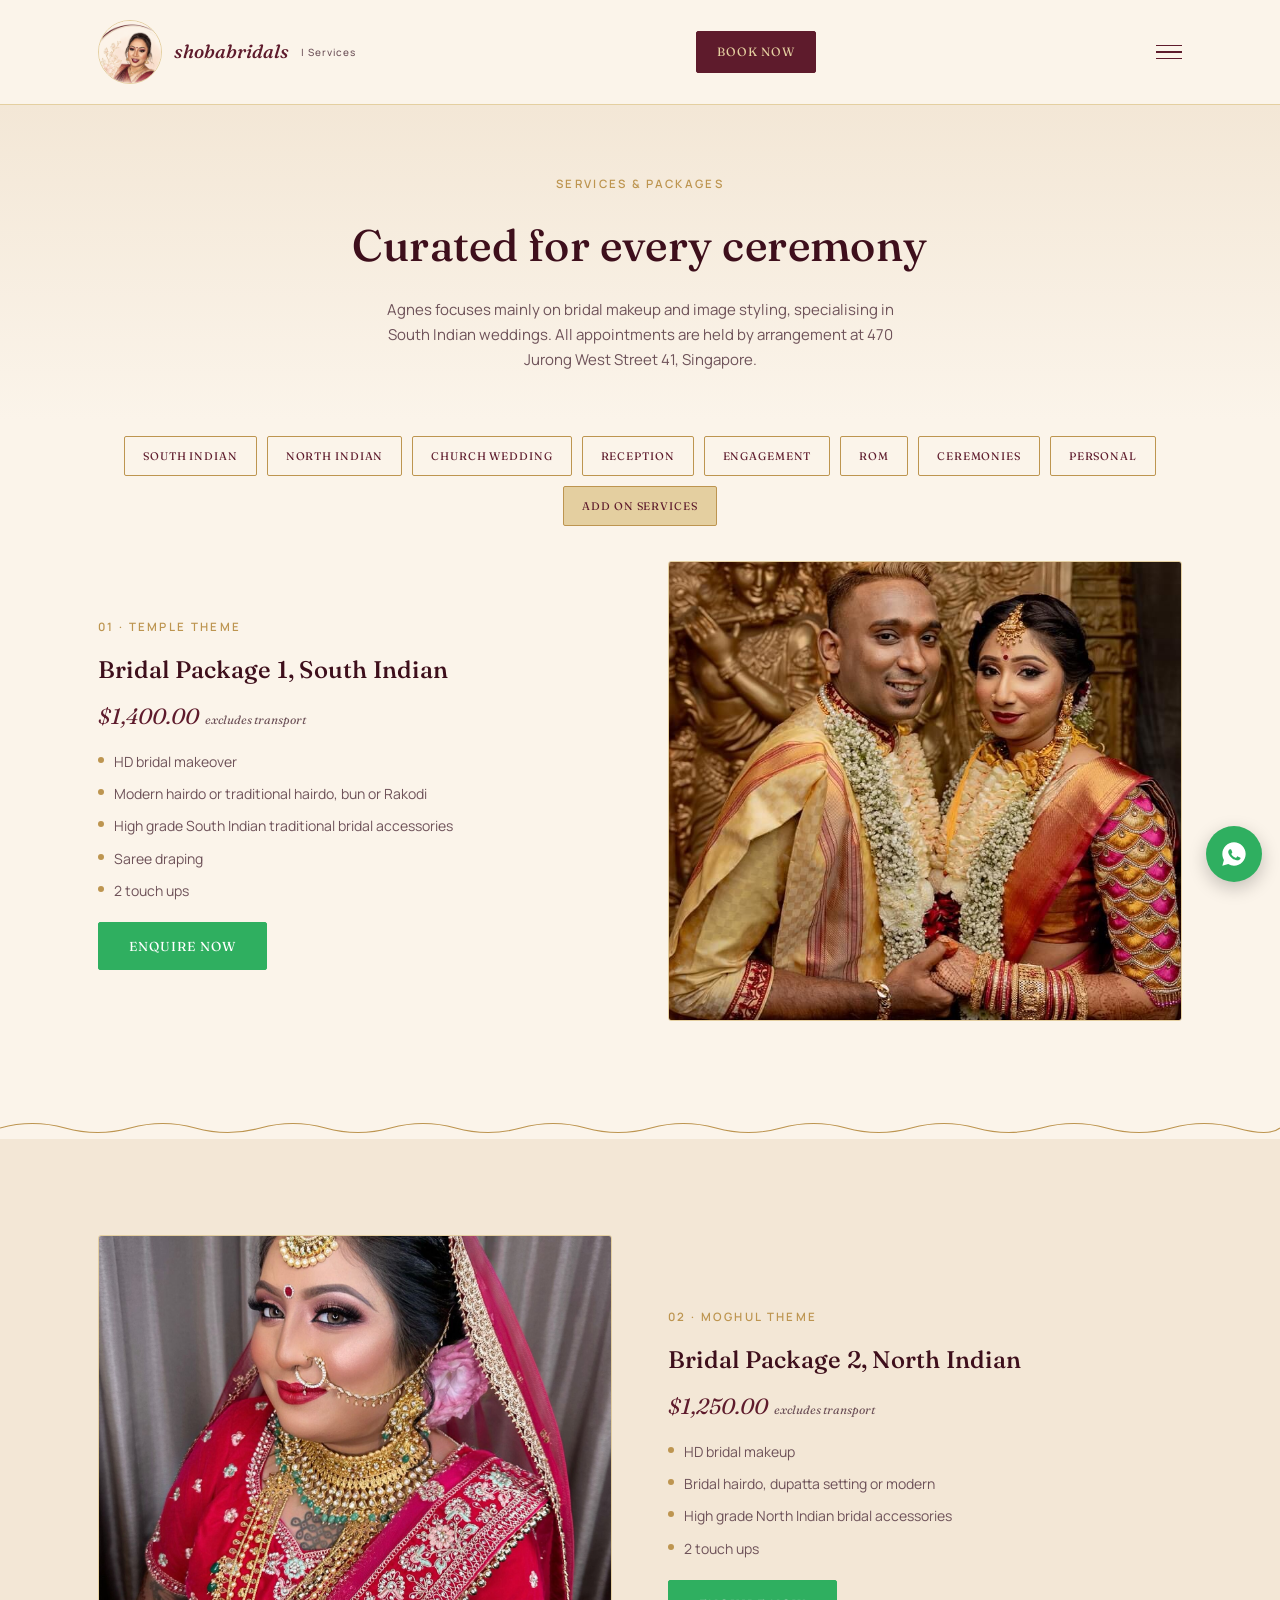
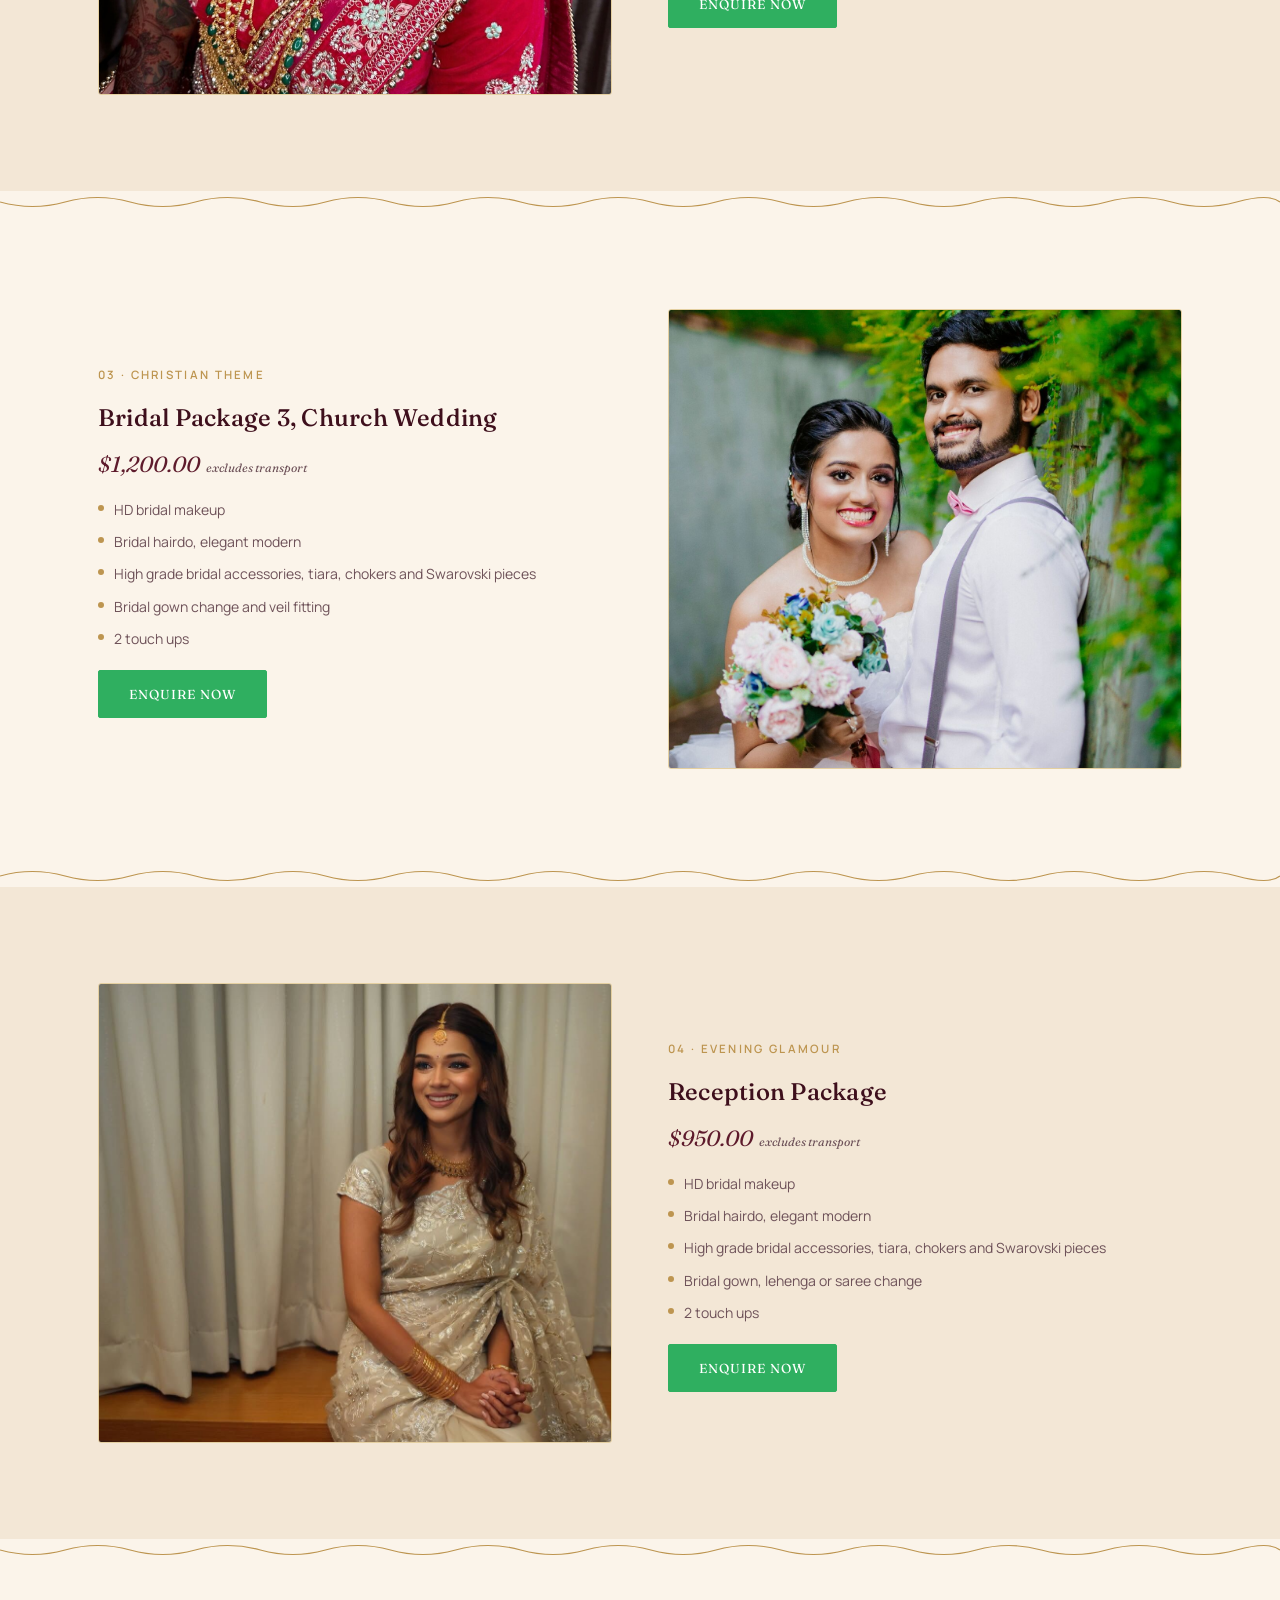
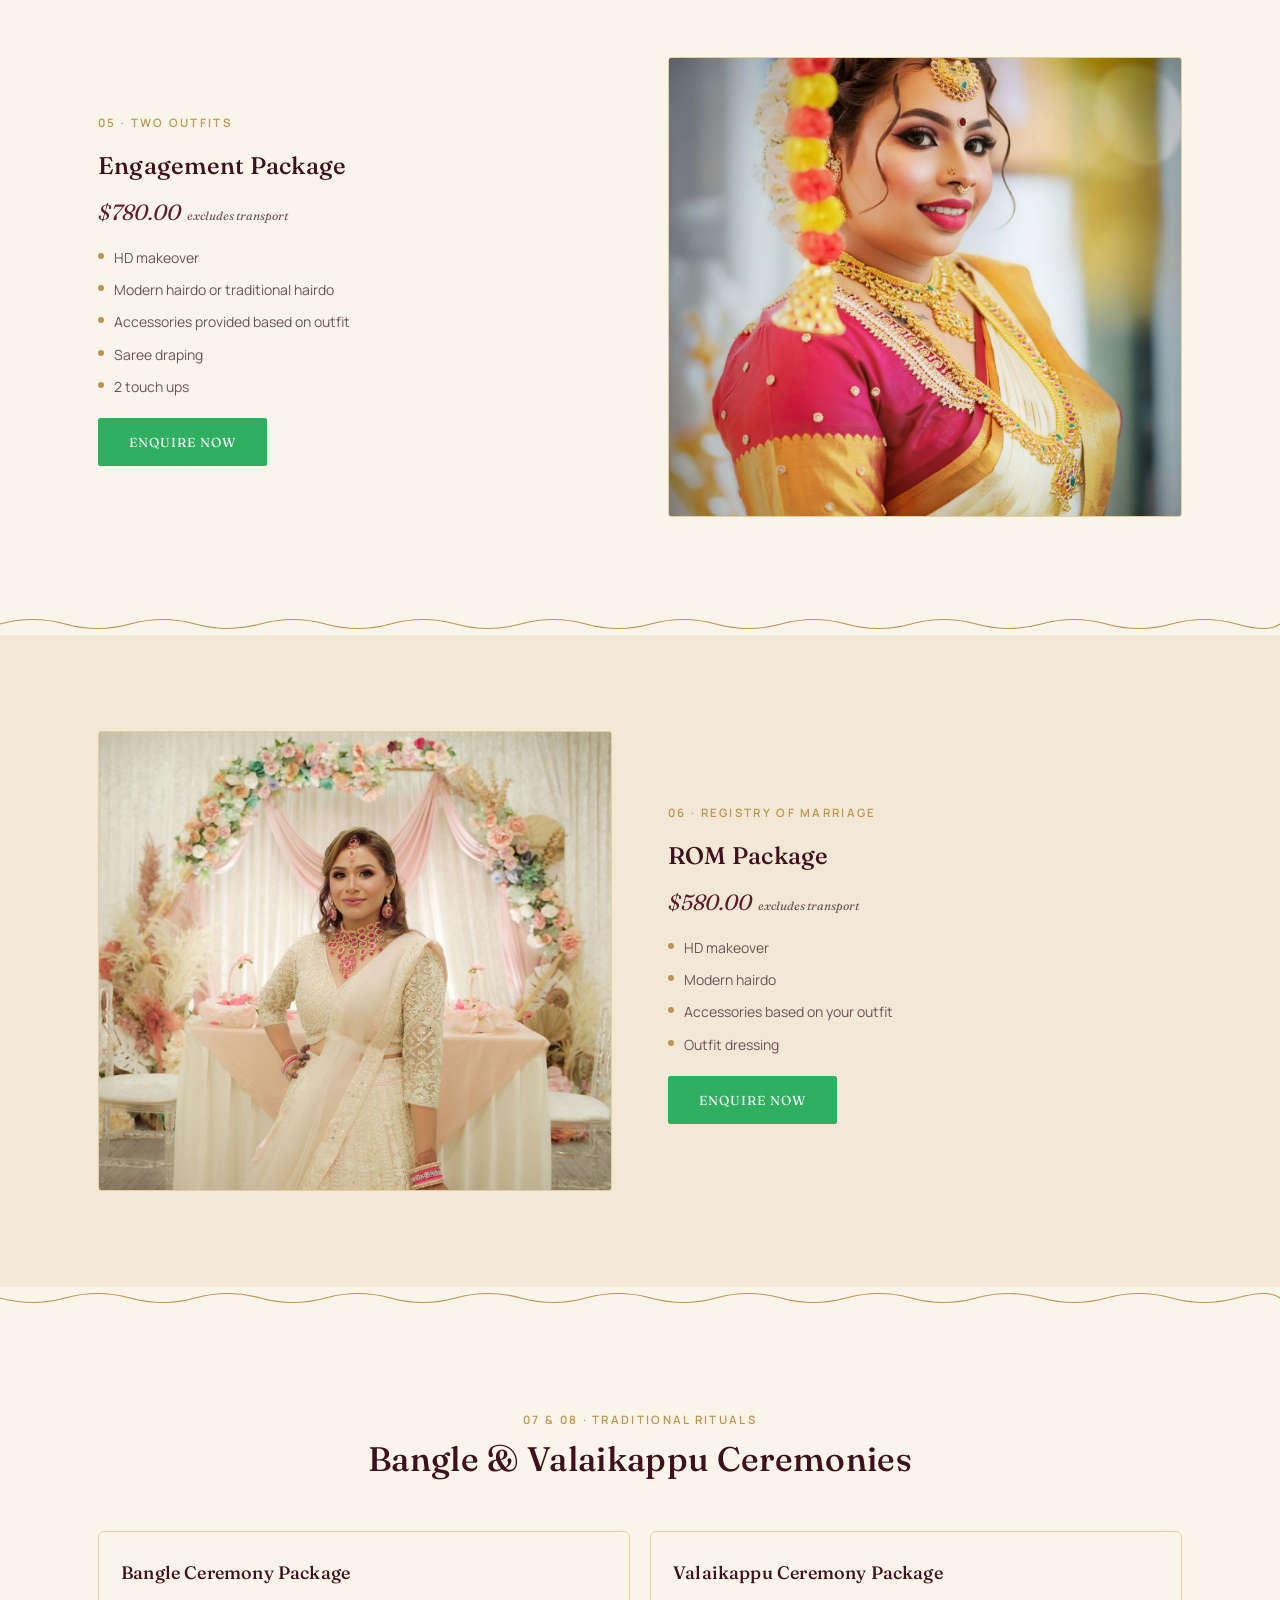
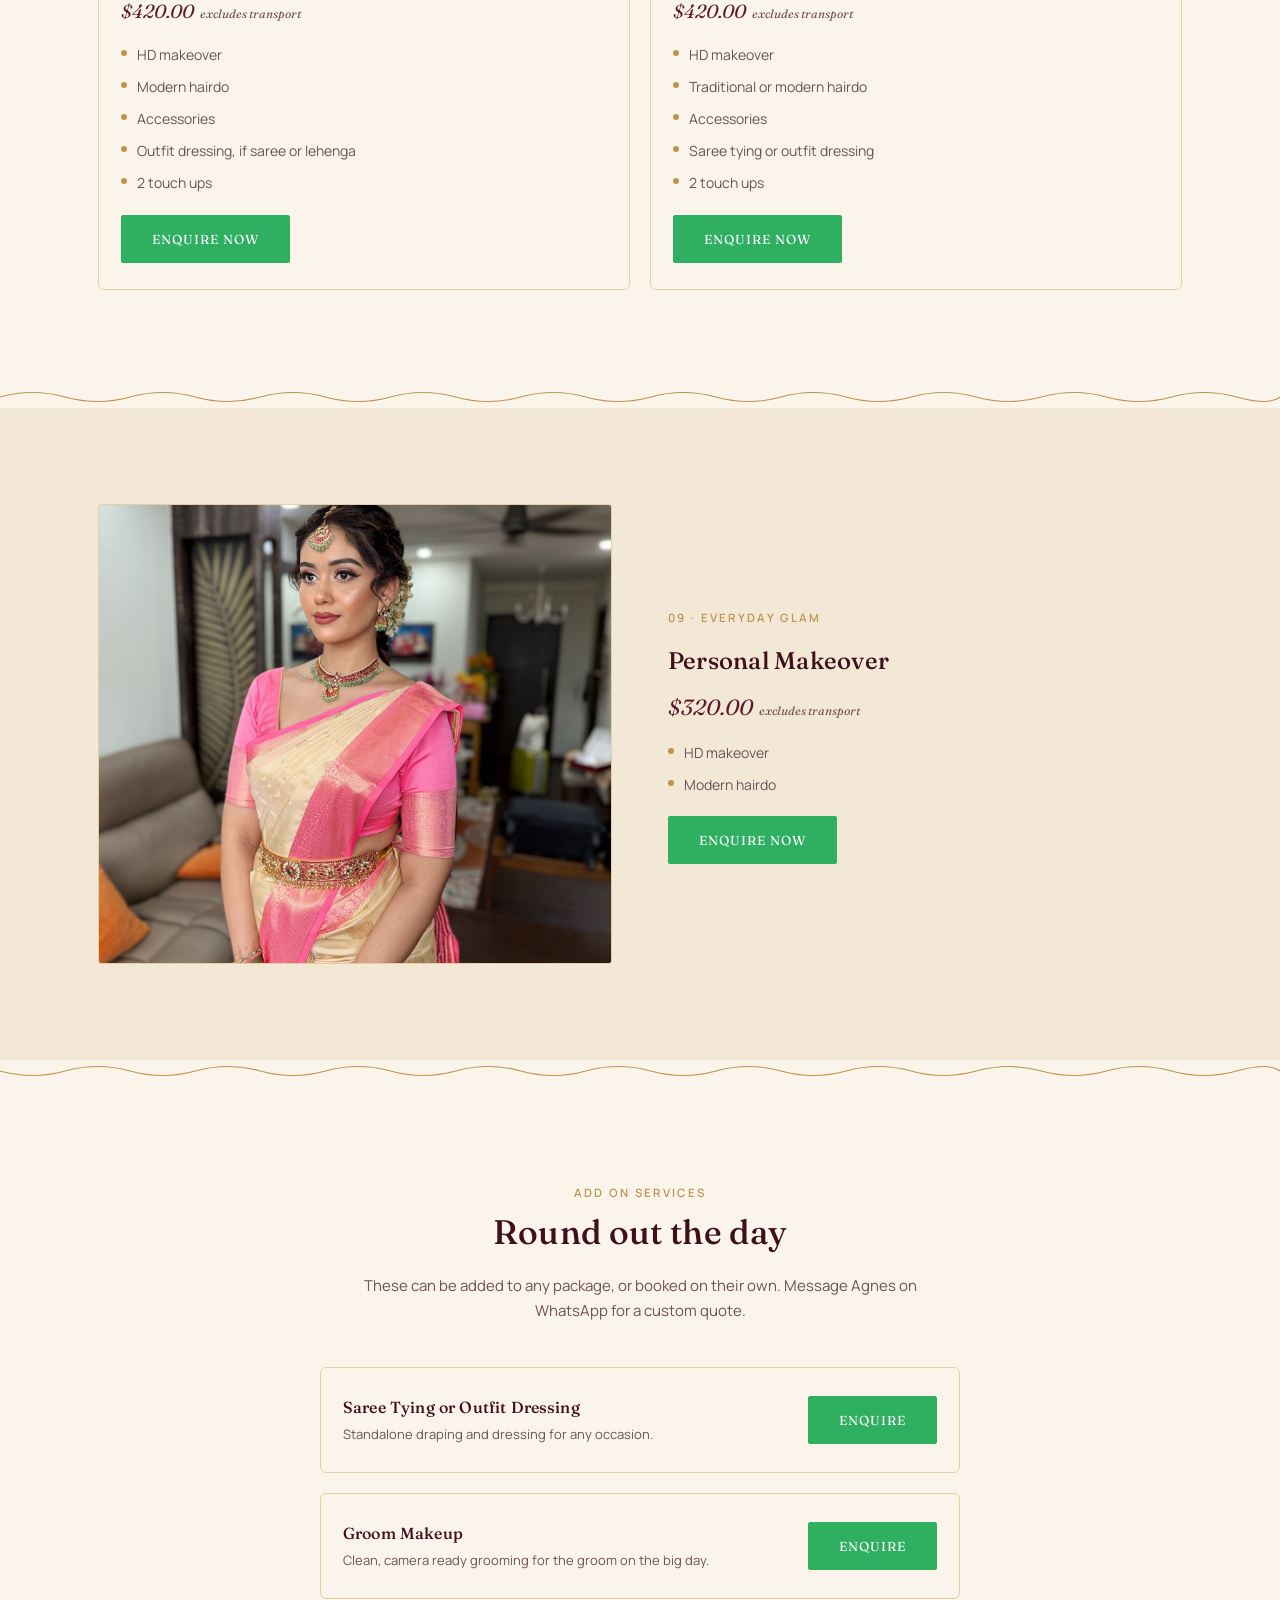
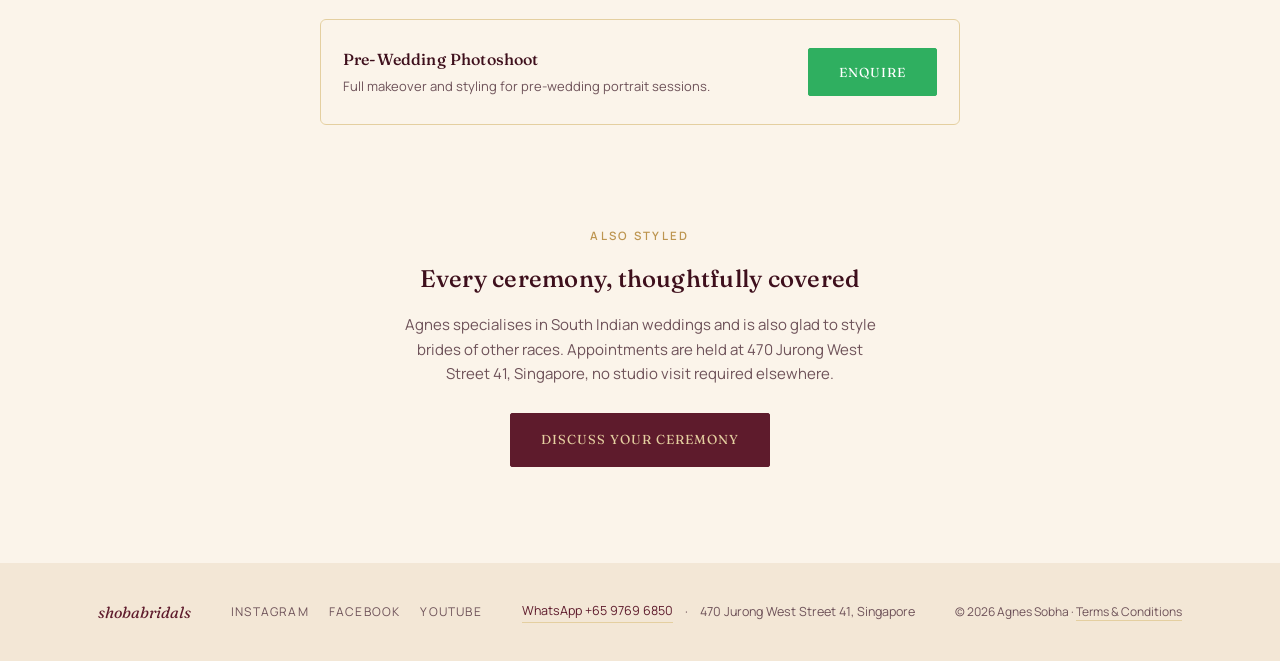
<file: services.html>
<!DOCTYPE html>
<html lang="en">
<head>
<meta charset="UTF-8">
<meta name="viewport" content="width=device-width, initial-scale=1.0">
<meta name="theme-color" content="#FBF4EA">
<link rel="preconnect" href="https://fonts.googleapis.com">
<link rel="preconnect" href="https://fonts.gstatic.com" crossorigin>
<link rel="icon" type="image/png" href="assets/img/favicon-32.png">
<link rel="apple-touch-icon" href="assets/img/favicon-180.png">
<title>Services &amp; Packages | Agnes Sobha</title>
<meta name="description" content="Detailed bridal makeup and image styling packages by Agnes Sobha (@shobabridals): South Indian, North Indian, church wedding, reception, engagement, ROM, bangle and valaikappu ceremonies, and personal makeovers. By appointment in Singapore.">
<meta property="og:type" content="website">
<meta property="og:site_name" content="shobabridals">
<meta property="og:title" content="Services &amp; Packages | Agnes Sobha">
<meta property="og:description" content="Detailed bridal makeup and image styling packages by Agnes Sobha (@shobabridals): South Indian, North Indian, church wedding, reception, engagement, ROM, bangle and valaikappu ceremonies, and personal makeovers. By appointment in Singapore.">
<meta property="og:locale" content="en_SG">
<meta name="twitter:card" content="summary">
<link rel="stylesheet" href="assets/css/style.css">
<script type="application/ld+json">
{
  "@context": "https://schema.org",
  "@type": "Service",
  "serviceType": "Bridal makeup and image styling",
  "provider": {
    "@type": "BeautySalon",
    "name": "shobabridals",
    "telephone": "+65 9769 6850",
    "address": {
      "@type": "PostalAddress",
      "streetAddress": "470 Jurong West Street 41",
      "addressLocality": "Singapore",
      "addressCountry": "SG"
    }
  },
  "areaServed": "Singapore",
  "hasOfferCatalog": {
    "@type": "OfferCatalog",
    "name": "Bridal Packages",
    "itemListElement": [
      {
        "@type": "Offer",
        "itemOffered": {
          "@type": "Service",
          "name": "Bridal Package 1, South Indian"
        },
        "price": 1400,
        "priceCurrency": "SGD"
      },
      {
        "@type": "Offer",
        "itemOffered": {
          "@type": "Service",
          "name": "Bridal Package 2, North Indian"
        },
        "price": 1250,
        "priceCurrency": "SGD"
      },
      {
        "@type": "Offer",
        "itemOffered": {
          "@type": "Service",
          "name": "Bridal Package 3, Church Wedding"
        },
        "price": 1200,
        "priceCurrency": "SGD"
      },
      {
        "@type": "Offer",
        "itemOffered": {
          "@type": "Service",
          "name": "Reception Package"
        },
        "price": 950,
        "priceCurrency": "SGD"
      },
      {
        "@type": "Offer",
        "itemOffered": {
          "@type": "Service",
          "name": "Engagement Package"
        },
        "price": 780,
        "priceCurrency": "SGD"
      },
      {
        "@type": "Offer",
        "itemOffered": {
          "@type": "Service",
          "name": "ROM Package"
        },
        "price": 580,
        "priceCurrency": "SGD"
      },
      {
        "@type": "Offer",
        "itemOffered": {
          "@type": "Service",
          "name": "Bangle Ceremony Package"
        },
        "price": 420,
        "priceCurrency": "SGD"
      },
      {
        "@type": "Offer",
        "itemOffered": {
          "@type": "Service",
          "name": "Valaikappu Ceremony Package"
        },
        "price": 420,
        "priceCurrency": "SGD"
      },
      {
        "@type": "Offer",
        "itemOffered": {
          "@type": "Service",
          "name": "Personal Makeover"
        },
        "price": 320,
        "priceCurrency": "SGD"
      }
    ]
  }
}
</script>
</head>
<body>

<a class="skip-link" href="#main">Skip to content</a>

<header>
  <div class="nav">
    <a href="index.html" class="logo"><img src="assets/img/logo-mark.png" alt="shobabridals logo" class="logo-mark">shobabridals <span>| Services</span></a>
    <nav class="links">
      <ul>
        <li><a href="index.html">Home</a></li>
        <li><a href="portfolio.html">Portfolio</a></li>
        <li><a href="services.html" class="active" aria-current="page">Services</a></li>
        <li><a href="experience.html">The Experience</a></li>
        <li><a href="masterclass.html">Masterclass</a></li>
        <li><a href="faq.html">FAQ</a></li>
        <li><a href="terms.html">Terms</a></li>
        <li><a href="contact.html">Contact</a></li>
      </ul>
    </nav>
    <a href="contact.html" class="book-btn">Book Now</a>
    <button class="hamburger" aria-label="Open menu" aria-expanded="false" aria-controls="mobile-menu"><span></span><span></span><span></span></button>
  </div>
</header>

<div class="mobile-menu" id="mobile-menu">
  <a href="index.html">Home</a>
  <a href="portfolio.html">Portfolio</a>
  <a href="services.html" class="active" aria-current="page">Services</a>
  <a href="experience.html">The Experience</a>
  <a href="masterclass.html">Masterclass</a>
  <a href="faq.html">FAQ</a>
  <a href="terms.html">Terms</a>
  <a href="contact.html">Contact</a>
  <a href="contact.html" class="m-book">Book Now</a>
</div>

<main id="main">

<div class="page-hero">
  <div class="wrap">
    <span class="eyebrow reveal">Services &amp; Packages</span>
    <h1 class="reveal reveal-d1">Curated for every ceremony</h1>
    <p class="reveal reveal-d2">Agnes focuses mainly on bridal makeup and image styling, specialising in South Indian weddings. All appointments are held by arrangement at 470 Jurong West Street 41, Singapore.</p>
  </div>
</div>

<!-- quick category jump -->
<div class="chip-nav reveal">
  <a href="#south-indian" class="btn btn-outline" style="white-space:nowrap; font-size:11px; padding:10px 18px;">South Indian</a>
  <a href="#north-indian" class="btn btn-outline" style="white-space:nowrap; font-size:11px; padding:10px 18px;">North Indian</a>
  <a href="#church" class="btn btn-outline" style="white-space:nowrap; font-size:11px; padding:10px 18px;">Church Wedding</a>
  <a href="#reception" class="btn btn-outline" style="white-space:nowrap; font-size:11px; padding:10px 18px;">Reception</a>
  <a href="#engagement" class="btn btn-outline" style="white-space:nowrap; font-size:11px; padding:10px 18px;">Engagement</a>
  <a href="#rom" class="btn btn-outline" style="white-space:nowrap; font-size:11px; padding:10px 18px;">ROM</a>
  <a href="#ceremonies" class="btn btn-outline" style="white-space:nowrap; font-size:11px; padding:10px 18px;">Ceremonies</a>
  <a href="#personal" class="btn btn-outline" style="white-space:nowrap; font-size:11px; padding:10px 18px;">Personal</a>
  <a href="#addons" class="btn btn-outline" style="white-space:nowrap; font-size:11px; padding:10px 18px;">Add On Services</a>
</div>

<section id="south-indian" style="padding-top:24px;">
  <div class="wrap split" style="display:grid; grid-template-columns:1fr; gap:28px; align-items:center;">
    <div class="reveal">
      <span class="eyebrow">01 &middot; Temple theme</span>
      <h2 style="font-size:24px; margin-top:12px;">Bridal Package 1, South Indian</h2>
      <span class="price-tag">$1,400.00<span class="price-note">excludes transport</span></span>
      <ul class="incl-list">
        <li>HD bridal makeover</li>
        <li>Modern hairdo or traditional hairdo, bun or Rakodi</li>
        <li>High grade South Indian traditional bridal accessories</li>
        <li>Saree draping</li>
        <li>2 touch ups</li>
      </ul>
      <button class="btn btn-whatsapp" style="margin-top:20px;" data-quick-whatsapp data-service="Bridal Package 1, South Indian temple theme ($1,400)">Enquire Now</button>
    </div>
    <div class="frame reveal reveal-d1" style="aspect-ratio:3/4;">
      <img loading="lazy" decoding="async" src="assets/img/portfolio/south-indian-1.jpg" alt="South Indian temple theme bridal package placeholder" style="width:100%; height:100%; object-fit:cover;">
    </div>
  </div>
</section>

<svg class="motif" viewBox="0 0 1180 22" preserveAspectRatio="none" aria-hidden="true"><path d="M0 11 Q 30 2, 60 11 T 120 11 T 180 11 T 240 11 T 300 11 T 360 11 T 420 11 T 480 11 T 540 11 T 600 11 T 660 11 T 720 11 T 780 11 T 840 11 T 900 11 T 960 11 T 1020 11 T 1080 11 T 1140 11 T 1180 11"/></svg>

<section id="north-indian" style="background:var(--cream-deep);">
  <div class="wrap split" style="display:grid; grid-template-columns:1fr; gap:28px; align-items:center;">
    <div class="frame reveal" style="aspect-ratio:3/4;">
      <img loading="lazy" decoding="async" src="assets/img/portfolio/north-indian-5.jpg" alt="North Indian Moghul theme bridal package placeholder" style="width:100%; height:100%; object-fit:cover;">
    </div>
    <div class="reveal reveal-d1">
      <span class="eyebrow">02 &middot; Moghul theme</span>
      <h2 style="font-size:24px; margin-top:12px;">Bridal Package 2, North Indian</h2>
      <span class="price-tag">$1,250.00<span class="price-note">excludes transport</span></span>
      <ul class="incl-list">
        <li>HD bridal makeup</li>
        <li>Bridal hairdo, dupatta setting or modern</li>
        <li>High grade North Indian bridal accessories</li>
        <li>2 touch ups</li>
      </ul>
      <button class="btn btn-whatsapp" style="margin-top:20px;" data-quick-whatsapp data-service="Bridal Package 2, North Indian Moghul theme ($1,250)">Enquire Now</button>
    </div>
  </div>
</section>

<svg class="motif" viewBox="0 0 1180 22" preserveAspectRatio="none" aria-hidden="true"><path d="M0 11 Q 30 20, 60 11 T 120 11 T 180 11 T 240 11 T 300 11 T 360 11 T 420 11 T 480 11 T 540 11 T 600 11 T 660 11 T 720 11 T 780 11 T 840 11 T 900 11 T 960 11 T 1020 11 T 1080 11 T 1140 11 T 1180 11"/></svg>

<section id="church">
  <div class="wrap split" style="display:grid; grid-template-columns:1fr; gap:28px; align-items:center;">
    <div class="reveal">
      <span class="eyebrow">03 &middot; Christian theme</span>
      <h2 style="font-size:24px; margin-top:12px;">Bridal Package 3, Church Wedding</h2>
      <span class="price-tag">$1,200.00<span class="price-note">excludes transport</span></span>
      <ul class="incl-list">
        <li>HD bridal makeup</li>
        <li>Bridal hairdo, elegant modern</li>
        <li>High grade bridal accessories, tiara, chokers and Swarovski pieces</li>
        <li>Bridal gown change and veil fitting</li>
        <li>2 touch ups</li>
      </ul>
      <button class="btn btn-whatsapp" style="margin-top:20px;" data-quick-whatsapp data-service="Bridal Package 3, Church Wedding Christian theme ($1,200)">Enquire Now</button>
    </div>
    <div class="frame reveal reveal-d1" style="aspect-ratio:3/4;">
      <img loading="lazy" decoding="async" src="assets/img/portfolio/church-4.jpg" alt="Church wedding Christian theme bridal package placeholder" style="width:100%; height:100%; object-fit:cover;">
    </div>
  </div>
</section>

<svg class="motif" viewBox="0 0 1180 22" preserveAspectRatio="none" aria-hidden="true"><path d="M0 11 Q 30 2, 60 11 T 120 11 T 180 11 T 240 11 T 300 11 T 360 11 T 420 11 T 480 11 T 540 11 T 600 11 T 660 11 T 720 11 T 780 11 T 840 11 T 900 11 T 960 11 T 1020 11 T 1080 11 T 1140 11 T 1180 11"/></svg>

<section id="reception" style="background:var(--cream-deep);">
  <div class="wrap split" style="display:grid; grid-template-columns:1fr; gap:28px; align-items:center;">
    <div class="frame reveal" style="aspect-ratio:3/4;">
      <img loading="lazy" decoding="async" src="assets/img/portfolio/reception-5.jpg" alt="Reception bridal package placeholder" style="width:100%; height:100%; object-fit:cover;">
    </div>
    <div class="reveal reveal-d1">
      <span class="eyebrow">04 &middot; Evening glamour</span>
      <h2 style="font-size:24px; margin-top:12px;">Reception Package</h2>
      <span class="price-tag">$950.00<span class="price-note">excludes transport</span></span>
      <ul class="incl-list">
        <li>HD bridal makeup</li>
        <li>Bridal hairdo, elegant modern</li>
        <li>High grade bridal accessories, tiara, chokers and Swarovski pieces</li>
        <li>Bridal gown, lehenga or saree change</li>
        <li>2 touch ups</li>
      </ul>
      <button class="btn btn-whatsapp" style="margin-top:20px;" data-quick-whatsapp data-service="Reception Package ($950)">Enquire Now</button>
    </div>
  </div>
</section>

<svg class="motif" viewBox="0 0 1180 22" preserveAspectRatio="none" aria-hidden="true"><path d="M0 11 Q 30 20, 60 11 T 120 11 T 180 11 T 240 11 T 300 11 T 360 11 T 420 11 T 480 11 T 540 11 T 600 11 T 660 11 T 720 11 T 780 11 T 840 11 T 900 11 T 960 11 T 1020 11 T 1080 11 T 1140 11 T 1180 11"/></svg>

<section id="engagement">
  <div class="wrap split" style="display:grid; grid-template-columns:1fr; gap:28px; align-items:center;">
    <div class="reveal">
      <span class="eyebrow">05 &middot; Two outfits</span>
      <h2 style="font-size:24px; margin-top:12px;">Engagement Package</h2>
      <span class="price-tag">$780.00<span class="price-note">excludes transport</span></span>
      <ul class="incl-list">
        <li>HD makeover</li>
        <li>Modern hairdo or traditional hairdo</li>
        <li>Accessories provided based on outfit</li>
        <li>Saree draping</li>
        <li>2 touch ups</li>
      </ul>
      <button class="btn btn-whatsapp" style="margin-top:20px;" data-quick-whatsapp data-service="Engagement Package, 2 outfits ($780)">Enquire Now</button>
    </div>
    <div class="frame reveal reveal-d1" style="aspect-ratio:3/4;">
      <img loading="lazy" decoding="async" src="assets/img/portfolio/engagement-3.jpg" alt="Engagement package placeholder" style="width:100%; height:100%; object-fit:cover;">
    </div>
  </div>
</section>

<svg class="motif" viewBox="0 0 1180 22" preserveAspectRatio="none" aria-hidden="true"><path d="M0 11 Q 30 2, 60 11 T 120 11 T 180 11 T 240 11 T 300 11 T 360 11 T 420 11 T 480 11 T 540 11 T 600 11 T 660 11 T 720 11 T 780 11 T 840 11 T 900 11 T 960 11 T 1020 11 T 1080 11 T 1140 11 T 1180 11"/></svg>

<section id="rom" style="background:var(--cream-deep);">
  <div class="wrap split" style="display:grid; grid-template-columns:1fr; gap:28px; align-items:center;">
    <div class="frame reveal" style="aspect-ratio:3/4;">
      <img loading="lazy" decoding="async" src="assets/img/portfolio/rom-6.jpg" alt="Registry of Marriage package placeholder" style="width:100%; height:100%; object-fit:cover;">
    </div>
    <div class="reveal reveal-d1">
      <span class="eyebrow">06 &middot; Registry of Marriage</span>
      <h2 style="font-size:24px; margin-top:12px;">ROM Package</h2>
      <span class="price-tag">$580.00<span class="price-note">excludes transport</span></span>
      <ul class="incl-list">
        <li>HD makeover</li>
        <li>Modern hairdo</li>
        <li>Accessories based on your outfit</li>
        <li>Outfit dressing</li>
      </ul>
      <button class="btn btn-whatsapp" style="margin-top:20px;" data-quick-whatsapp data-service="ROM Package ($580)">Enquire Now</button>
    </div>
  </div>
</section>

<svg class="motif" viewBox="0 0 1180 22" preserveAspectRatio="none" aria-hidden="true"><path d="M0 11 Q 30 20, 60 11 T 120 11 T 180 11 T 240 11 T 300 11 T 360 11 T 420 11 T 480 11 T 540 11 T 600 11 T 660 11 T 720 11 T 780 11 T 840 11 T 900 11 T 960 11 T 1020 11 T 1080 11 T 1140 11 T 1180 11"/></svg>

<section id="ceremonies">
  <div class="wrap">
    <div class="section-head reveal">
      <span class="eyebrow">07 &amp; 08 &middot; Traditional rituals</span>
      <h2>Bangle &amp; Valaikappu Ceremonies</h2>
    </div>
    <div class="pkg-grid">
      <div class="reveal pkg-card">
        <h3 style="font-size:18px;">Bangle Ceremony Package</h3>
        <span class="price-tag" style="font-size:19px;">$420.00<span class="price-note">excludes transport</span></span>
        <ul class="incl-list">
          <li>HD makeover</li>
          <li>Modern hairdo</li>
          <li>Accessories</li>
          <li>Outfit dressing, if saree or lehenga</li>
          <li>2 touch ups</li>
        </ul>
        <button class="btn btn-whatsapp" style="margin-top:20px;" data-quick-whatsapp data-service="Bangle Ceremony Package ($420)">Enquire Now</button>
      </div>
      <div class="reveal reveal-d1 pkg-card">
        <h3 style="font-size:18px;">Valaikappu Ceremony Package</h3>
        <span class="price-tag" style="font-size:19px;">$420.00<span class="price-note">excludes transport</span></span>
        <ul class="incl-list">
          <li>HD makeover</li>
          <li>Traditional or modern hairdo</li>
          <li>Accessories</li>
          <li>Saree tying or outfit dressing</li>
          <li>2 touch ups</li>
        </ul>
        <button class="btn btn-whatsapp" style="margin-top:20px;" data-quick-whatsapp data-service="Valaikappu Ceremony Package ($420)">Enquire Now</button>
      </div>
    </div>
  </div>
</section>

<svg class="motif" viewBox="0 0 1180 22" preserveAspectRatio="none" aria-hidden="true"><path d="M0 11 Q 30 2, 60 11 T 120 11 T 180 11 T 240 11 T 300 11 T 360 11 T 420 11 T 480 11 T 540 11 T 600 11 T 660 11 T 720 11 T 780 11 T 840 11 T 900 11 T 960 11 T 1020 11 T 1080 11 T 1140 11 T 1180 11"/></svg>

<section id="personal" style="background:var(--cream-deep);">
  <div class="wrap split" style="display:grid; grid-template-columns:1fr; gap:28px; align-items:center;">
    <div class="frame reveal" style="aspect-ratio:3/4;">
      <img loading="lazy" decoding="async" src="assets/img/portfolio/personal-1.jpg" alt="Personal makeover package placeholder" style="width:100%; height:100%; object-fit:cover;">
    </div>
    <div class="reveal reveal-d1">
      <span class="eyebrow">09 &middot; Everyday glam</span>
      <h2 style="font-size:24px; margin-top:12px;">Personal Makeover</h2>
      <span class="price-tag">$320.00<span class="price-note">excludes transport</span></span>
      <ul class="incl-list">
        <li>HD makeover</li>
        <li>Modern hairdo</li>
      </ul>
      <button class="btn btn-whatsapp" style="margin-top:20px;" data-quick-whatsapp data-service="Personal Makeover ($320)">Enquire Now</button>
    </div>
  </div>
</section>

<svg class="motif" viewBox="0 0 1180 22" preserveAspectRatio="none" aria-hidden="true"><path d="M0 11 Q 30 20, 60 11 T 120 11 T 180 11 T 240 11 T 300 11 T 360 11 T 420 11 T 480 11 T 540 11 T 600 11 T 660 11 T 720 11 T 780 11 T 840 11 T 900 11 T 960 11 T 1020 11 T 1080 11 T 1140 11 T 1180 11"/></svg>

<section id="addons">
  <div class="wrap">
    <div class="section-head reveal">
      <span class="eyebrow">Add on services</span>
      <h2>Round out the day</h2>
      <p>These can be added to any package, or booked on their own. Message Agnes on WhatsApp for a custom quote.</p>
    </div>
    <div class="pkg-grid" style="grid-template-columns:1fr; max-width:640px; margin:0 auto;">
      <div class="reveal pkg-card" style="display:flex; align-items:center; justify-content:space-between; gap:16px; flex-wrap:wrap;">
        <div>
          <h3 style="font-size:16px;">Saree Tying or Outfit Dressing</h3>
          <p style="color:var(--ink-soft); font-size:13px; margin-top:4px;">Standalone draping and dressing for any occasion.</p>
        </div>
        <button class="btn btn-whatsapp" data-quick-whatsapp data-service="Saree Tying or Outfit Dressing">Enquire</button>
      </div>
      <div class="reveal reveal-d1 pkg-card" style="display:flex; align-items:center; justify-content:space-between; gap:16px; flex-wrap:wrap;">
        <div>
          <h3 style="font-size:16px;">Groom Makeup</h3>
          <p style="color:var(--ink-soft); font-size:13px; margin-top:4px;">Clean, camera ready grooming for the groom on the big day.</p>
        </div>
        <button class="btn btn-whatsapp" data-quick-whatsapp data-service="Groom Makeup">Enquire</button>
      </div>
      <div class="reveal reveal-d2 pkg-card" style="display:flex; align-items:center; justify-content:space-between; gap:16px; flex-wrap:wrap;">
        <div>
          <h3 style="font-size:16px;">Pre-Wedding Photoshoot</h3>
          <p style="color:var(--ink-soft); font-size:13px; margin-top:4px;">Full makeover and styling for pre-wedding portrait sessions.</p>
        </div>
        <button class="btn btn-whatsapp" data-quick-whatsapp data-service="Pre-Wedding Photoshoot">Enquire</button>
      </div>
    </div>
  </div>
</section>

<section style="text-align:center; padding-top:0;">
  <div class="wrap reveal">
    <span class="eyebrow">Also styled</span>
    <h2 style="font-size:24px; margin-top:12px;">Every ceremony, thoughtfully covered</h2>
    <p style="color:var(--ink-soft); margin:14px auto 0; max-width:480px; font-size:15px;">Agnes specialises in South Indian weddings and is also glad to style brides of other races. Appointments are held at 470 Jurong West Street 41, Singapore, no studio visit required elsewhere.</p>
    <a href="contact.html" class="btn btn-primary" style="margin-top:26px;">Discuss Your Ceremony</a>
  </div>
</section>

</main>

<footer>
  <div class="wrap">
    <div class="flogo">shobabridals</div>
    <div class="socials">
      <a href="https://www.instagram.com/shobabridals/" target="_blank" rel="noopener">Instagram</a>
      <a href="https://www.facebook.com/100063456613580/mentions/" target="_blank" rel="noopener">Facebook</a>
      <a href="https://www.youtube.com/@shobabridals8839" target="_blank" rel="noopener">YouTube</a>
    </div>
    <div class="fcontact"><a href="https://wa.me/6597696850" target="_blank" rel="noopener">WhatsApp +65 9769 6850</a><span aria-hidden="true">&middot;</span><span>470 Jurong West Street 41, Singapore</span></div>
    <div class="copy">&copy; 2026 Agnes Sobha &middot; <a href="terms.html" style="border-bottom:1px solid var(--gold-light);">Terms &amp; Conditions</a></div>
  </div>
</footer>

<a class="wa-float" href="https://wa.me/6597696850?text=Hi%20Agnes%2C%20I%27d%20like%20to%20enquire%20about%20a%20booking." target="_blank" rel="noopener" aria-label="Message on WhatsApp">
  <svg viewBox="0 0 24 24" fill="currentColor" aria-hidden="true"><path d="M12 2C6.48 2 2 6.48 2 12c0 1.85.5 3.58 1.36 5.07L2 22l5.06-1.33A9.94 9.94 0 0012 22c5.52 0 10-4.48 10-10S17.52 2 12 2zm5.2 14.2c-.22.62-1.28 1.2-1.77 1.24-.47.04-.9.22-3.02-.63-2.56-1.02-4.2-3.64-4.33-3.81-.13-.17-1.03-1.37-1.03-2.62s.65-1.86.88-2.11c.23-.25.5-.31.67-.31.17 0 .34 0 .49.01.16.01.37-.06.58.44.22.52.75 1.8.82 1.93.07.13.11.28.02.45-.09.17-.14.28-.27.43-.13.15-.28.34-.4.46-.13.13-.27.27-.12.53.15.26.68 1.12 1.46 1.81 1 .89 1.85 1.17 2.11 1.3.26.13.41.11.56-.07.15-.18.65-.76.83-1.02.18-.26.35-.22.59-.13.24.09 1.53.72 1.79.85.26.13.43.19.5.3.06.11.06.62-.16 1.24z"/></svg>
</a>

<script src="assets/js/main.js"></script>
</body>
</html>
</file>
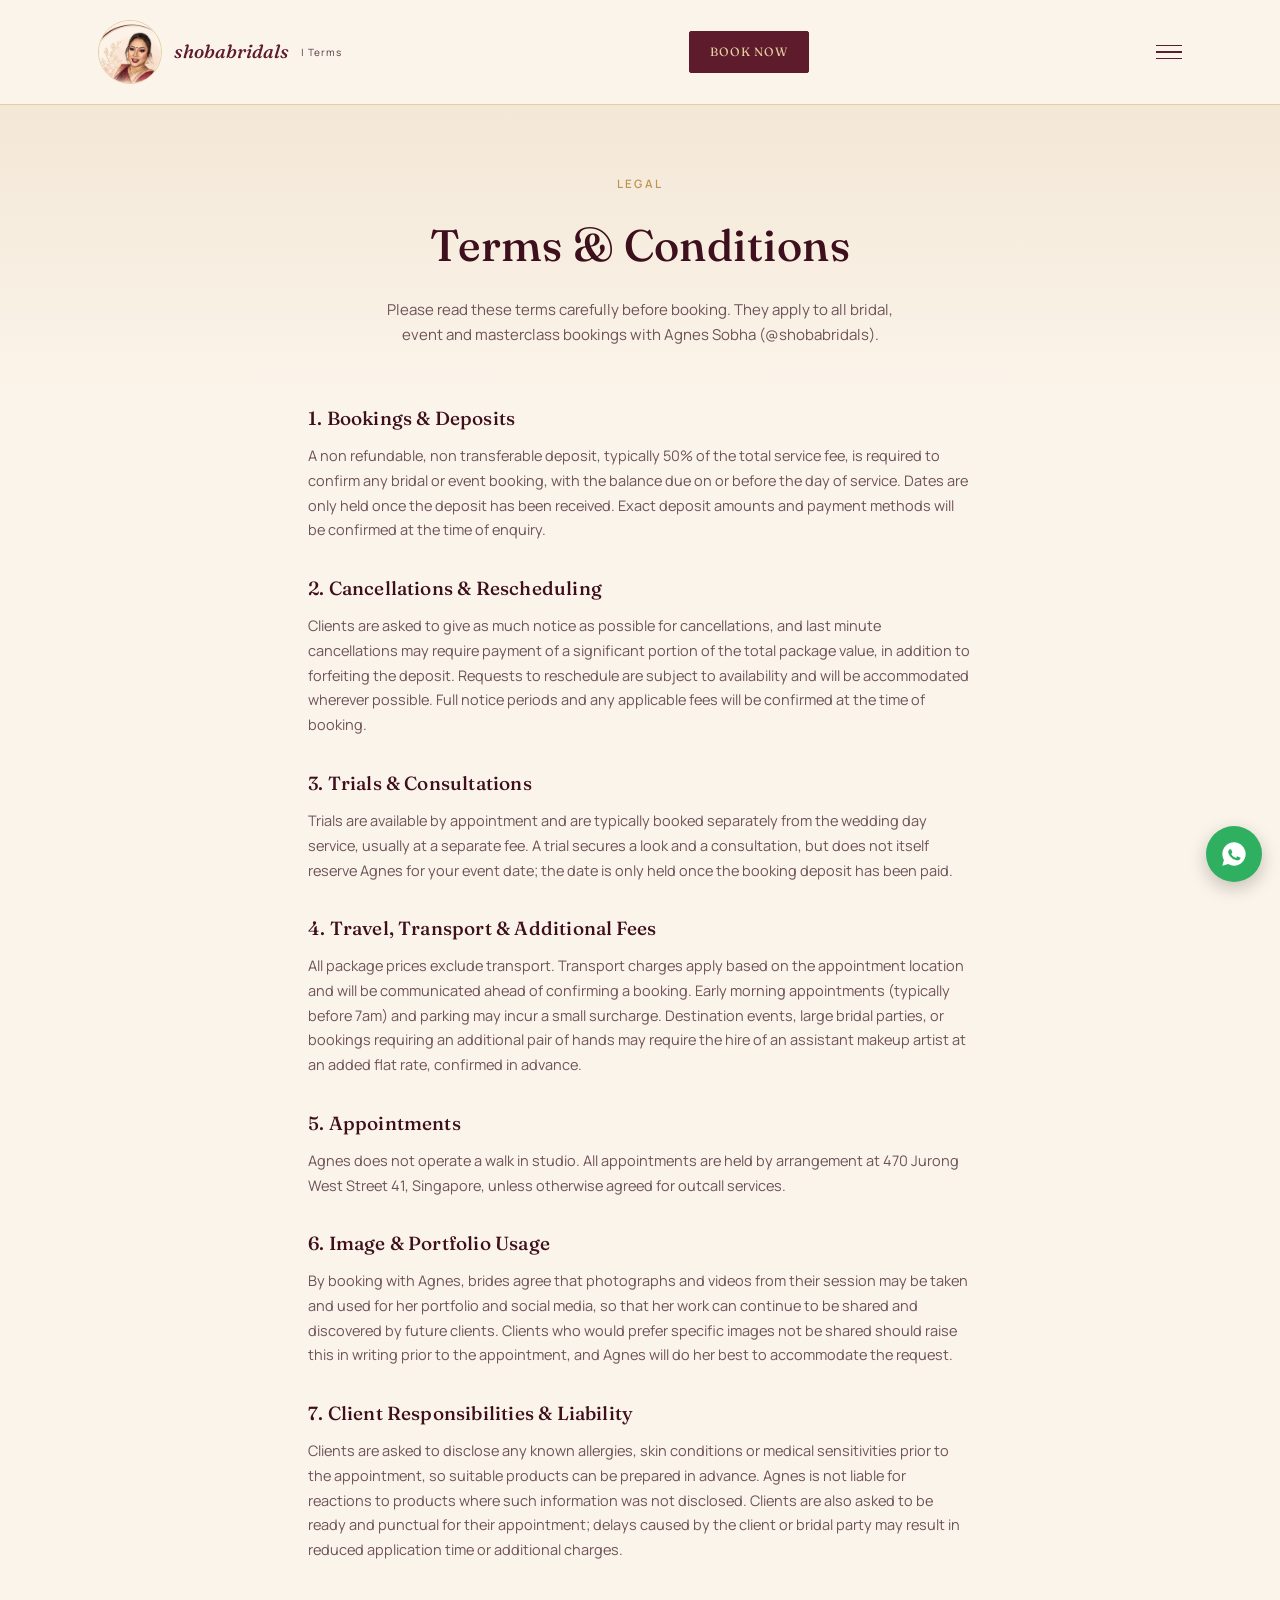
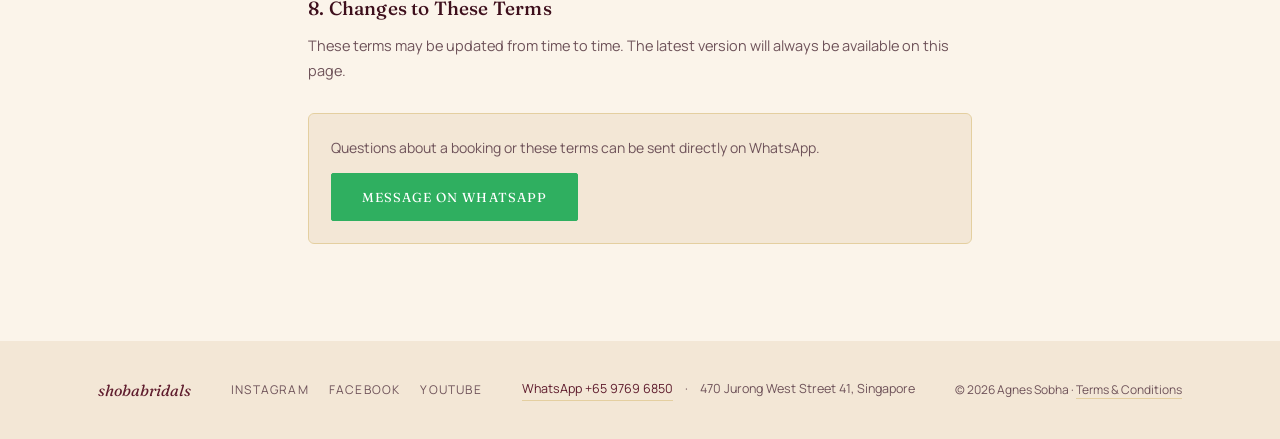
<file: terms.html>
<!DOCTYPE html>
<html lang="en">
<head>
<meta charset="UTF-8">
<meta name="viewport" content="width=device-width, initial-scale=1.0">
<meta name="theme-color" content="#FBF4EA">
<link rel="preconnect" href="https://fonts.googleapis.com">
<link rel="preconnect" href="https://fonts.gstatic.com" crossorigin>
<link rel="icon" type="image/png" href="assets/img/favicon-32.png">
<link rel="apple-touch-icon" href="assets/img/favicon-180.png">
<title>Terms &amp; Conditions | Agnes Sobha</title>
<meta name="description" content="Terms and conditions for booking services with Agnes Sobha (@shobabridals), Singapore.">
<meta property="og:type" content="website">
<meta property="og:site_name" content="shobabridals">
<meta property="og:title" content="Terms &amp; Conditions | Agnes Sobha">
<meta property="og:description" content="Terms and conditions for booking services with Agnes Sobha (@shobabridals), Singapore.">
<meta property="og:locale" content="en_SG">
<meta name="twitter:card" content="summary">
<link rel="stylesheet" href="assets/css/style.css">
</head>
<body>

<a class="skip-link" href="#main">Skip to content</a>

<header>
  <div class="nav">
    <a href="index.html" class="logo"><img src="assets/img/logo-mark.png" alt="shobabridals logo" class="logo-mark">shobabridals <span>| Terms</span></a>
    <nav class="links">
      <ul>
        <li><a href="index.html">Home</a></li>
        <li><a href="portfolio.html">Portfolio</a></li>
        <li><a href="services.html">Services</a></li>
        <li><a href="experience.html">The Experience</a></li>
        <li><a href="masterclass.html">Masterclass</a></li>
        <li><a href="faq.html">FAQ</a></li>
        <li><a href="terms.html" class="active" aria-current="page">Terms</a></li>
        <li><a href="contact.html">Contact</a></li>
      </ul>
    </nav>
    <a href="contact.html" class="book-btn">Book Now</a>
    <button class="hamburger" aria-label="Open menu" aria-expanded="false" aria-controls="mobile-menu"><span></span><span></span><span></span></button>
  </div>
</header>

<div class="mobile-menu" id="mobile-menu">
  <a href="index.html">Home</a>
  <a href="portfolio.html">Portfolio</a>
  <a href="services.html">Services</a>
  <a href="experience.html">The Experience</a>
  <a href="masterclass.html">Masterclass</a>
  <a href="faq.html">FAQ</a>
  <a href="terms.html" class="active" aria-current="page">Terms</a>
  <a href="contact.html">Contact</a>
  <a href="contact.html" class="m-book">Book Now</a>
</div>

<main id="main">

<div class="page-hero">
  <div class="wrap">
    <span class="eyebrow reveal">Legal</span>
    <h1 class="reveal reveal-d1">Terms &amp; Conditions</h1>
    <p class="reveal reveal-d2">Please read these terms carefully before booking. They apply to all bridal, event and masterclass bookings with Agnes Sobha (@shobabridals).</p>
  </div>
</div>

<section style="padding-top:8px;">
  <div class="wrap" style="max-width:760px;">

    <div class="reveal" style="margin-bottom:30px;">
      <h2 style="font-size:19px; margin-bottom:10px;">1. Bookings &amp; Deposits</h2>
      <p style="color:var(--ink-soft); font-size:14.5px; line-height:1.7;">A non refundable, non transferable deposit, typically 50% of the total service fee, is required to confirm any bridal or event booking, with the balance due on or before the day of service. Dates are only held once the deposit has been received. Exact deposit amounts and payment methods will be confirmed at the time of enquiry.</p>
    </div>

    <div class="reveal reveal-d1" style="margin-bottom:30px;">
      <h2 style="font-size:19px; margin-bottom:10px;">2. Cancellations &amp; Rescheduling</h2>
      <p style="color:var(--ink-soft); font-size:14.5px; line-height:1.7;">Clients are asked to give as much notice as possible for cancellations, and last minute cancellations may require payment of a significant portion of the total package value, in addition to forfeiting the deposit. Requests to reschedule are subject to availability and will be accommodated wherever possible. Full notice periods and any applicable fees will be confirmed at the time of booking.</p>
    </div>

    <div class="reveal reveal-d2" style="margin-bottom:30px;">
      <h2 style="font-size:19px; margin-bottom:10px;">3. Trials &amp; Consultations</h2>
      <p style="color:var(--ink-soft); font-size:14.5px; line-height:1.7;">Trials are available by appointment and are typically booked separately from the wedding day service, usually at a separate fee. A trial secures a look and a consultation, but does not itself reserve Agnes for your event date; the date is only held once the booking deposit has been paid.</p>
    </div>

    <div class="reveal reveal-d3" style="margin-bottom:30px;">
      <h2 style="font-size:19px; margin-bottom:10px;">4. Travel, Transport &amp; Additional Fees</h2>
      <p style="color:var(--ink-soft); font-size:14.5px; line-height:1.7;">All package prices exclude transport. Transport charges apply based on the appointment location and will be communicated ahead of confirming a booking. Early morning appointments (typically before 7am) and parking may incur a small surcharge. Destination events, large bridal parties, or bookings requiring an additional pair of hands may require the hire of an assistant makeup artist at an added flat rate, confirmed in advance.</p>
    </div>

    <div class="reveal reveal-d3" style="margin-bottom:30px;">
      <h2 style="font-size:19px; margin-bottom:10px;">5. Appointments</h2>
      <p style="color:var(--ink-soft); font-size:14.5px; line-height:1.7;">Agnes does not operate a walk in studio. All appointments are held by arrangement at 470 Jurong West Street 41, Singapore, unless otherwise agreed for outcall services.</p>
    </div>

    <div class="reveal reveal-d4" style="margin-bottom:30px;">
      <h2 style="font-size:19px; margin-bottom:10px;">6. Image &amp; Portfolio Usage</h2>
      <p style="color:var(--ink-soft); font-size:14.5px; line-height:1.7;">By booking with Agnes, brides agree that photographs and videos from their session may be taken and used for her portfolio and social media, so that her work can continue to be shared and discovered by future clients. Clients who would prefer specific images not be shared should raise this in writing prior to the appointment, and Agnes will do her best to accommodate the request.</p>
    </div>

    <div class="reveal" style="margin-bottom:30px;">
      <h2 style="font-size:19px; margin-bottom:10px;">7. Client Responsibilities &amp; Liability</h2>
      <p style="color:var(--ink-soft); font-size:14.5px; line-height:1.7;">Clients are asked to disclose any known allergies, skin conditions or medical sensitivities prior to the appointment, so suitable products can be prepared in advance. Agnes is not liable for reactions to products where such information was not disclosed. Clients are also asked to be ready and punctual for their appointment; delays caused by the client or bridal party may result in reduced application time or additional charges.</p>
    </div>

    <div class="reveal reveal-d1" style="margin-bottom:30px;">
      <h2 style="font-size:19px; margin-bottom:10px;">8. Changes to These Terms</h2>
      <p style="color:var(--ink-soft); font-size:14.5px; line-height:1.7;">These terms may be updated from time to time. The latest version will always be available on this page.</p>
    </div>

    <div class="reveal reveal-d2" style="padding:22px; background:var(--cream-deep); border-radius:6px; border:1px solid var(--gold-light);">
      <p style="color:var(--ink-soft); font-size:14px;">Questions about a booking or these terms can be sent directly on WhatsApp.</p>
      <button class="btn btn-whatsapp" style="margin-top:14px;" data-quick-whatsapp data-service="a question about your terms and conditions">Message on WhatsApp</button>
    </div>

  </div>
</section>

</main>

<footer>
  <div class="wrap">
    <div class="flogo">shobabridals</div>
    <div class="socials">
      <a href="https://www.instagram.com/shobabridals/" target="_blank" rel="noopener">Instagram</a>
      <a href="https://www.facebook.com/100063456613580/mentions/" target="_blank" rel="noopener">Facebook</a>
      <a href="https://www.youtube.com/@shobabridals8839" target="_blank" rel="noopener">YouTube</a>
    </div>
    <div class="fcontact"><a href="https://wa.me/6597696850" target="_blank" rel="noopener">WhatsApp +65 9769 6850</a><span aria-hidden="true">&middot;</span><span>470 Jurong West Street 41, Singapore</span></div>
    <div class="copy">&copy; 2026 Agnes Sobha &middot; <a href="terms.html" style="border-bottom:1px solid var(--gold-light);">Terms &amp; Conditions</a></div>
  </div>
</footer>

<a class="wa-float" href="https://wa.me/6597696850?text=Hi%20Agnes%2C%20I%27d%20like%20to%20enquire%20about%20a%20booking." target="_blank" rel="noopener" aria-label="Message on WhatsApp">
  <svg viewBox="0 0 24 24" fill="currentColor" aria-hidden="true"><path d="M12 2C6.48 2 2 6.48 2 12c0 1.85.5 3.58 1.36 5.07L2 22l5.06-1.33A9.94 9.94 0 0012 22c5.52 0 10-4.48 10-10S17.52 2 12 2zm5.2 14.2c-.22.62-1.28 1.2-1.77 1.24-.47.04-.9.22-3.02-.63-2.56-1.02-4.2-3.64-4.33-3.81-.13-.17-1.03-1.37-1.03-2.62s.65-1.86.88-2.11c.23-.25.5-.31.67-.31.17 0 .34 0 .49.01.16.01.37-.06.58.44.22.52.75 1.8.82 1.93.07.13.11.28.02.45-.09.17-.14.28-.27.43-.13.15-.28.34-.4.46-.13.13-.27.27-.12.53.15.26.68 1.12 1.46 1.81 1 .89 1.85 1.17 2.11 1.3.26.13.41.11.56-.07.15-.18.65-.76.83-1.02.18-.26.35-.22.59-.13.24.09 1.53.72 1.79.85.26.13.43.19.5.3.06.11.06.62-.16 1.24z"/></svg>
</a>

<script src="assets/js/main.js"></script>
</body>
</html>
</file>
<file: assets/css/style.css>
/* ===== Agnes Sobha Bridal Artistry — shared styles ===== */
@import url('https://fonts.googleapis.com/css2?family=Fraunces:ital,opsz,wght@0,9..144,300;0,9..144,400;0,9..144,500;0,9..144,600;1,9..144,400;1,9..144,500&family=Manrope:wght@300;400;500;600&display=swap');

:root{
  --cream:#FBF4EA;
  --cream-deep:#F3E7D6;
  --blush:#F1D9D1;
  --burgundy:#5E1B2C;
  --burgundy-deep:#3E0F1C;
  --gold:#BD9550;
  --gold-light:#E4CFA0;
  --ink:#2B1620;
  --ink-soft:#6E5259;
  --whatsapp:#2FAF60;
  --ease-smooth:cubic-bezier(.16,1,.3,1);
}
*{box-sizing:border-box; margin:0; padding:0; -webkit-tap-highlight-color:transparent;}
html{scroll-behavior:smooth; -webkit-text-size-adjust:100%;}
body{
  background:var(--cream);
  color:var(--ink);
  font-family:'Manrope', sans-serif;
  font-weight:400;
  line-height:1.65;
  overflow-x:hidden;
  -webkit-font-smoothing:antialiased;
}
a{color:inherit; text-decoration:none;}
img{max-width:100%; display:block;}
input, select, textarea, button{
  font-family:inherit; -webkit-appearance:none; appearance:none; border-radius:3px;
}
h1,h2,h3,.serif{
  font-family:'Fraunces', serif;
  font-weight:500;
  color:var(--burgundy-deep);
  letter-spacing:0.01em;
}
.wrap{max-width:1180px; margin:0 auto; padding:0 24px;}
@media (min-width:768px){ .wrap{padding:0 48px;} }

/* ---------- reveal-on-scroll (soft focus bridal effect) ---------- */
.reveal{
  opacity:0;
  filter:blur(8px);
  transform:translateY(22px);
  transition:opacity 1.3s var(--ease-smooth), filter 1.3s var(--ease-smooth), transform 1.3s var(--ease-smooth);
  will-change:opacity, filter, transform;
}
.reveal.in-view{
  opacity:1;
  filter:blur(0);
  transform:translateY(0);
}
.reveal-d1{transition-delay:.1s;}
.reveal-d2{transition-delay:.2s;}
.reveal-d3{transition-delay:.3s;}
.reveal-d4{transition-delay:.4s;}

@media (prefers-reduced-motion: reduce){
  .reveal{opacity:1; filter:none; transform:none; transition:none;}
  *{animation:none !important; transition:none !important;}
}

/* ---------- motif divider ---------- */
.motif{width:100%; display:block; height:22px;}
.motif path{stroke:var(--gold); fill:none; stroke-width:1.1;}

/* ---------- header / nav ---------- */
header{
  position:sticky; top:0; z-index:100;
  background:rgba(251,244,234,0.94);
  -webkit-backdrop-filter:blur(8px);
  backdrop-filter:blur(8px);
  border-bottom:1px solid var(--gold-light);
}
.nav{
  display:flex; align-items:center; justify-content:space-between;
  padding:16px 20px;
  max-width:1180px; margin:0 auto;
}
@media (min-width:768px){ .nav{padding:20px 48px;} }
.logo{
  font-family:'Fraunces', serif; font-style:italic; font-weight:500;
  font-size:19px; color:var(--burgundy); display:flex; align-items:center; gap:12px;
}
.logo-mark{
  width:58px; height:58px; border-radius:50%; flex-shrink:0; object-fit:cover;
  border:1px solid var(--gold-light); background:var(--cream-deep);
  transition:transform .4s cubic-bezier(.2,.7,.2,1);
}
@media (min-width:768px){
  .logo-mark{width:64px; height:64px;}
}
.logo:hover .logo-mark{transform:rotate(8deg) scale(1.06);}
.logo span{
  font-family:'Manrope', sans-serif; font-style:normal; font-size:10px;
  letter-spacing:0.1em; color:var(--ink-soft); font-weight:500;
}
nav.links ul{display:flex; gap:19px; list-style:none;}
nav.links ul li a{
  font-family:'Fraunces', serif; font-size:12.5px; letter-spacing:0.03em;
  color:var(--burgundy); text-transform:uppercase; position:relative; padding-bottom:4px;
  transition:color .4s var(--ease-smooth); white-space:nowrap;
}
nav.links ul li a::after{
  content:''; position:absolute; left:0; bottom:0; width:0%; height:1px; background:var(--gold);
  transition:width .45s var(--ease-smooth);
}
nav.links ul li a:hover, nav.links ul li a.active{color:var(--gold);}
nav.links ul li a:hover::after, nav.links ul li a.active::after{width:100%;}
.book-btn{
  font-family:'Fraunces', serif; font-size:12px; letter-spacing:0.07em; text-transform:uppercase;
  background:var(--burgundy); color:var(--gold-light);
  padding:10px 20px; border-radius:2px; border:1px solid var(--burgundy);
  transition:all .45s var(--ease-smooth); white-space:nowrap; flex-shrink:0;
  position:relative; overflow:hidden;
}
.book-btn:hover{background:var(--gold); border-color:var(--gold); color:var(--burgundy-deep);}

/* desktop nav visible >= 1320px (8 links + book button need the room), mobile menu below */
nav.links{display:none;}
@media (min-width:1320px){ nav.links{display:block;} }

.hamburger{
  display:flex; flex-direction:column; gap:5px; width:26px; cursor:pointer; background:none; border:none; flex-shrink:0;
}
@media (min-width:1320px){ .hamburger{display:none;} }
.hamburger span{
  display:block; height:1.4px; width:100%; background:var(--burgundy);
  transition:transform .5s var(--ease-smooth), opacity .5s var(--ease-smooth);
}
.hamburger.open span:nth-child(1){transform:translateY(6.5px) rotate(45deg);}
.hamburger.open span:nth-child(2){opacity:0;}
.hamburger.open span:nth-child(3){transform:translateY(-6.5px) rotate(-45deg);}

.mobile-menu{
  position:fixed; inset:0; z-index:99;
  background:var(--cream);
  display:flex; flex-direction:column; align-items:center; justify-content:center; gap:34px;
  opacity:0; visibility:hidden; pointer-events:none;
  transition:opacity .55s var(--ease-smooth);
}
.mobile-menu.open{opacity:1; visibility:visible; pointer-events:auto;}
.mobile-menu a{
  font-family:'Fraunces', serif; font-size:24px; color:var(--burgundy); letter-spacing:0.02em;
}
.mobile-menu a.active{color:var(--gold);}
.mobile-menu .m-book{
  margin-top:10px; font-size:14px; text-transform:uppercase; letter-spacing:0.08em;
  background:var(--burgundy); color:var(--gold-light); padding:14px 30px; border-radius:2px;
}
body.menu-open{overflow:hidden;}

/* ---------- page hero (sub-pages) ---------- */
.page-hero{
  padding:64px 0 48px;
  background:linear-gradient(180deg, var(--cream-deep), var(--cream));
  text-align:center;
}
.eyebrow{
  font-size:11.5px; letter-spacing:0.2em; text-transform:uppercase; color:var(--gold); font-weight:600;
}
.page-hero h1{font-size:32px; margin-top:14px;}
@media (min-width:768px){ .page-hero h1{font-size:44px;} }
.page-hero p{color:var(--ink-soft); max-width:520px; margin:16px auto 0; font-size:15px;}

/* ---------- buttons ---------- */
.btn{
  display:inline-flex; align-items:center; gap:10px;
  font-family:'Fraunces', serif; font-size:13px; letter-spacing:0.08em; text-transform:uppercase;
  padding:15px 30px; border-radius:2px; transition:all .45s var(--ease-smooth); cursor:pointer; border:1px solid transparent;
  position:relative; overflow:hidden;
}
.btn-primary{background:var(--burgundy); color:var(--gold-light); border-color:var(--burgundy);}
.btn-primary:hover{background:var(--gold); border-color:var(--gold); color:var(--burgundy-deep); transform:translateY(-1px);}
.btn-outline{border-color:var(--gold); color:var(--burgundy);}
.btn-outline:hover{background:var(--gold-light);}
.btn-whatsapp{background:var(--whatsapp); color:#fff; border-color:var(--whatsapp);}
.btn-whatsapp:hover{filter:brightness(1.08); transform:translateY(-1px);}
.btn:active, .book-btn:active, .wa-float:active{transform:scale(0.95);}

/* ---------- soft glow accents ----------
   Hover-triggered (near zero cost, and mobile taps skip :hover entirely).
   .glow-cta is opt-in for the few standout buttons that should pulse continuously. */
.btn-primary:hover, .btn-primary:focus-visible{box-shadow:0 0 18px 2px rgba(189,149,80,0.5);}
.btn-whatsapp:hover, .btn-whatsapp:focus-visible{box-shadow:0 0 18px 2px rgba(47,175,96,0.45);}
.glow-cta{animation:glow-pulse 4s ease-in-out infinite;}
@keyframes glow-pulse{
  0%,100%{box-shadow:0 0 0 0 rgba(189,149,80,0);}
  50%{box-shadow:0 0 18px 3px rgba(189,149,80,0.5);}
}
.glow-cta.btn-whatsapp{animation-name:glow-pulse-green;}
@keyframes glow-pulse-green{
  0%,100%{box-shadow:0 0 0 0 rgba(47,175,96,0);}
  50%{box-shadow:0 0 18px 3px rgba(47,175,96,0.45);}
}
.frame:hover, .frame:focus-visible{border-color:var(--burgundy); box-shadow:0 0 0 2px var(--gold), 0 14px 32px rgba(94,27,44,0.20);}

/* ---------- video card play button ---------- */
.video-card{position:relative;}
.video-card::after{
  content:''; position:absolute; inset:0; border-radius:3px;
  box-shadow:inset 0 0 0 0 rgba(228,207,160,0);
  transition:box-shadow .6s var(--ease-smooth);
  pointer-events:none;
}
.video-card:hover::after{box-shadow:inset 0 0 40px 4px rgba(228,207,160,0.35);}

/* ---------- click ripple feedback ---------- */
.ripple{
  position:absolute; border-radius:50%; transform:scale(0);
  background:rgba(255,255,255,0.55); pointer-events:none;
  animation:ripple-anim .75s var(--ease-smooth);
}
.btn-outline .ripple{background:rgba(94,27,44,0.18);}
@keyframes ripple-anim{ to{ transform:scale(3.2); opacity:0; } }

/* ---------- floating whatsapp button ---------- */
.wa-float{
  position:fixed; right:18px; bottom:18px; z-index:80;
  width:56px; height:56px; border-radius:50%;
  background:var(--whatsapp); color:#fff;
  display:flex; align-items:center; justify-content:center;
  box-shadow:0 6px 18px rgba(0,0,0,0.22);
  animation:wa-pulse 3.4s ease-in-out infinite;
}
.wa-float svg{width:28px; height:28px;}
@keyframes wa-pulse{
  0%,100%{box-shadow:0 6px 18px rgba(0,0,0,0.22), 0 0 0 0 rgba(47,175,96,0.5);}
  50%{box-shadow:0 6px 18px rgba(0,0,0,0.22), 0 0 0 10px rgba(47,175,96,0);}
}

/* ---------- section basics ---------- */
section{padding:64px 0;}
@media (min-width:768px){ section{padding:96px 0;} }
.section-head{text-align:center; max-width:560px; margin:0 auto 44px;}
.section-head h2{font-size:28px;}
@media (min-width:768px){ .section-head h2{font-size:34px;} }
.section-head p{color:var(--ink-soft); margin-top:14px; font-size:15px;}

/* ---------- footer ---------- */
footer{padding:36px 0; background:var(--cream-deep); text-align:center;}
footer .wrap{display:flex; flex-direction:column; align-items:center; gap:14px;}
@media (min-width:768px){ footer .wrap{flex-direction:row; justify-content:space-between;} }
footer .flogo{font-family:'Fraunces', serif; font-style:italic; color:var(--burgundy); font-size:16px;}
footer .socials{display:flex; gap:20px;}
footer .socials a{font-size:12px; letter-spacing:0.1em; text-transform:uppercase; color:var(--ink-soft); transition:color .25s ease;}
footer .socials a:hover{color:var(--gold);}
footer .copy{font-size:12px; color:var(--ink-soft);}

/* ---------- shimmer accent (used on CTAs/section labels) ---------- */
.shimmer{
  background:linear-gradient(90deg, var(--gold) 0%, var(--gold-light) 30%, var(--gold) 60%);
  background-size:200% auto;
  -webkit-background-clip:text; background-clip:text; color:transparent;
  animation:shimmer 5.5s linear infinite;
}
@keyframes shimmer{ to{ background-position:200% center; } }

/* ---------- hero logo mark (homepage, above eyebrow) ---------- */
.hero-logo{
  width:74px; height:74px; object-fit:cover; border-radius:50%;
  margin:0 auto 18px; border:2px solid var(--burgundy);
  box-shadow:0 0 0 4px var(--cream), 0 0 0 5px var(--gold-light), 0 8px 22px rgba(94,27,44,0.18);
  background:var(--cream-deep);
}
@media (min-width:900px){
  .hero-grid > div:last-child .hero-logo{margin-left:0;}
}

/* ---------- home hero responsive ---------- */
@media (min-width:900px){
  .hero-grid{grid-template-columns:1.05fr 1fr !important;}
  .hero-grid > div:last-child{text-align:left !important; padding:0 64px !important; display:flex; flex-direction:column; justify-content:center;}
  .hero-grid > div:last-child .eyebrow{text-align:left;}
  .hero-grid > div:last-child p{margin-left:0 !important;}
  .hero-grid > div:last-child > div{align-items:flex-start !important; flex-direction:row !important;}
  .hero-grid .frame{min-height:640px !important; max-height:none !important;}
  .hero-grid h1{font-size:52px !important;}
}

/* ---------- split media/text sections (portfolio, services) ---------- */
@media (min-width:900px){
  .split{grid-template-columns:1fr 1fr !important; gap:56px !important;}
  .split .frame{aspect-ratio:auto !important; height:460px;}
}

/* ---------- image frame w/ hover motion-blur pan ---------- */
.frame{
  border-radius:3px; overflow:hidden; position:relative;
  border:1px solid var(--gold-light);
  transition:box-shadow .6s var(--ease-smooth), border-color .6s var(--ease-smooth);
}
.frame img{
  transition:transform 1.4s var(--ease-smooth), filter .7s var(--ease-smooth);
  transform:scale(1.02);
}
.frame:hover img{transform:scale(1.09) translateX(-1%);}

/* ---------- package inclusion list ---------- */
.incl-list{list-style:none; margin-top:16px; display:flex; flex-direction:column; gap:9px;}
.incl-list li{
  display:flex; align-items:flex-start; gap:10px;
  font-size:14px; color:var(--ink-soft);
}
.incl-list li::before{
  content:''; flex-shrink:0; width:6px; height:6px; margin-top:7px;
  border-radius:50%; background:var(--gold);
}
.price-tag{
  font-family:'Fraunces',serif; font-style:italic; color:var(--burgundy);
  font-size:22px; display:inline-block; margin-top:8px;
}
.price-note{font-size:12px; color:var(--ink-soft); margin-left:6px;}
.pkg-card{
  border:1px solid var(--gold-light); border-radius:6px; padding:26px 22px;
  background:var(--cream); transition:transform .5s var(--ease-smooth), box-shadow .5s var(--ease-smooth), border-color .5s var(--ease-smooth);
}
.pkg-card:hover{transform:translateY(-4px); box-shadow:0 14px 30px rgba(94,27,44,0.10); border-color:var(--gold);}

/* ---------- certification badges ---------- */
.cert-badge{
  display:inline-flex; align-items:center; gap:8px;
  border:1px solid var(--gold-light); border-radius:30px; padding:8px 16px;
  font-size:12.5px; color:var(--burgundy); background:var(--cream-deep);
  transition:all .45s var(--ease-smooth);
}
.cert-badge:hover{background:var(--gold-light); transform:translateY(-2px);}
.cert-badge svg{width:14px; height:14px; flex-shrink:0;}

/* ---------- portfolio gallery grid ---------- */
.gallery-grid{display:grid; grid-template-columns:repeat(2,1fr); gap:12px;}
@media (min-width:640px){ .gallery-grid{grid-template-columns:repeat(3,1fr);} }
.gallery-grid .frame{aspect-ratio:3/4;}

/* ---------- category jump chip active state ---------- */
.chip-active{background:var(--gold-light);}

/* ---------- package grid ---------- */
.pkg-grid{display:grid; grid-template-columns:1fr; gap:20px;}
@media (min-width:700px){ .pkg-grid{grid-template-columns:repeat(2,1fr);} }

/* ---------- category jump chip nav ---------- */
.chip-nav{
  display:flex; gap:10px; flex-wrap:nowrap; overflow-x:auto;
  justify-content:flex-start; padding:16px 24px 10px; -webkit-overflow-scrolling:touch;
  scrollbar-width:none;
}
.chip-nav::-webkit-scrollbar{display:none;}
@media (min-width:860px){
  .chip-nav{flex-wrap:wrap; overflow-x:visible; justify-content:center; max-width:1180px; margin:0 auto; padding:16px 24px 10px;}
}

/* ===================================================== */
/* =============== v2 enhancements ===================== */
/* ===================================================== */

/* ---------- skip link & focus visibility ---------- */
.skip-link{
  position:absolute; left:-9999px; top:0; z-index:300;
  background:var(--burgundy); color:var(--gold-light);
  padding:12px 20px; font-size:13px; letter-spacing:0.05em; border-radius:0 0 3px 0;
}
.skip-link:focus{left:0;}
a:focus-visible, button:focus-visible, summary:focus-visible{
  outline:2px solid var(--gold); outline-offset:3px; border-radius:2px;
}
input:focus-visible, select:focus-visible, textarea:focus-visible{outline:none;}

/* ---------- sticky header: anchored sections clear the bar ---------- */
section[id], div[id="main"]{scroll-margin-top:78px;}

/* ---------- header elevation once scrolled ---------- */
header{transition:box-shadow .5s var(--ease-smooth);}
header.scrolled{box-shadow:0 4px 20px rgba(62,15,28,0.09);}

/* ---------- booking form polish ---------- */
#booking-form input:focus, #booking-form select:focus, #booking-form textarea:focus{
  border-color:var(--gold);
  box-shadow:0 0 0 3px rgba(189,149,80,0.16);
}
/* prevent iOS zoom-on-focus (inline styles set 14px) */
@media (max-width:767px){
  #booking-form input, #booking-form select, #booking-form textarea{font-size:16px !important;}
}
#booking-form input[type="date"]{min-height:48px; color:var(--ink);}

/* ---------- floating WhatsApp button: respect iPhone home indicator ---------- */
.wa-float{
  bottom:calc(18px + env(safe-area-inset-bottom, 0px));
  transition:opacity .45s var(--ease-smooth), transform .45s var(--ease-smooth);
}
body.lb-open .wa-float, body.menu-open .wa-float{opacity:0; pointer-events:none;}

/* ---------- footer contact line ---------- */
footer .fcontact{
  display:flex; flex-wrap:wrap; gap:6px 12px; justify-content:center; align-items:center;
  font-size:12.5px; color:var(--ink-soft);
}
footer .fcontact a{color:var(--burgundy); border-bottom:1px solid var(--gold-light); transition:color .4s var(--ease-smooth);}
footer .fcontact a:hover{color:var(--gold);}

/* ---------- booking steps (contact page) ---------- */
.steps{display:grid; grid-template-columns:1fr; gap:14px; max-width:680px; margin:0 auto;}
@media (min-width:700px){ .steps{grid-template-columns:repeat(3,1fr); max-width:none;} }
.step{
  border:1px solid var(--gold-light); border-radius:6px; padding:22px 20px;
  background:var(--cream); text-align:left;
}
.step .n{font-family:'Fraunces',serif; font-style:italic; color:var(--gold); font-size:22px;}
.step h3{font-size:15.5px; margin-top:8px;}
.step p{font-size:13.5px; color:var(--ink-soft); margin-top:6px;}

/* ---------- FAQ accordion (contact page) ---------- */
.faq{max-width:680px; margin:0 auto; text-align:left;}
.faq details{border-top:1px solid var(--gold-light);}
.faq details:last-child{border-bottom:1px solid var(--gold-light);}
.faq summary{
  cursor:pointer; list-style:none;
  display:flex; justify-content:space-between; align-items:center; gap:14px;
  padding:16px 2px; min-height:44px;
  font-family:'Fraunces',serif; font-size:15.5px; color:var(--burgundy-deep);
}
.faq summary::-webkit-details-marker{display:none;}
.faq summary::after{
  content:'+'; font-family:'Fraunces',serif; color:var(--gold);
  font-size:22px; line-height:1; flex-shrink:0;
  transition:transform .45s var(--ease-smooth);
}
.faq details[open] summary::after{transform:rotate(45deg);}
.faq .a{padding:0 2px 18px; font-size:14px; color:var(--ink-soft);}

/* ---------- portfolio lightbox ---------- */
.lightbox{
  position:fixed; inset:0; z-index:150;
  background:rgba(43,22,32,0.93);
  display:flex; align-items:center; justify-content:center;
  opacity:0; visibility:hidden; pointer-events:none;
  transition:opacity .45s var(--ease-smooth);
}
.lightbox.open{opacity:1; visibility:visible; pointer-events:auto;}
.lightbox .lb-img{
  max-width:92vw; max-height:80vh; object-fit:contain;
  border-radius:3px; box-shadow:0 24px 60px rgba(0,0,0,0.45);
}
.lightbox button{
  position:absolute; z-index:2;
  width:44px; height:44px; border-radius:50%;
  background:rgba(251,244,234,0.12); color:var(--cream);
  border:1px solid rgba(228,207,160,0.45);
  font-size:18px; cursor:pointer;
  display:flex; align-items:center; justify-content:center;
  transition:background .4s var(--ease-smooth);
}
.lightbox button:hover{background:rgba(228,207,160,0.28);}
.lb-close{top:calc(14px + env(safe-area-inset-top, 0px)); right:14px; font-size:26px;}
.lb-prev{left:10px; top:50%; transform:translateY(-50%);}
.lb-next{right:10px; top:50%; transform:translateY(-50%);}
.lb-caption{
  position:absolute; left:0; right:0;
  bottom:calc(18px + env(safe-area-inset-bottom, 0px));
  text-align:center; color:var(--gold-light);
  font-size:12px; letter-spacing:0.14em;
}
body.lb-open{overflow:hidden;}
</file>
